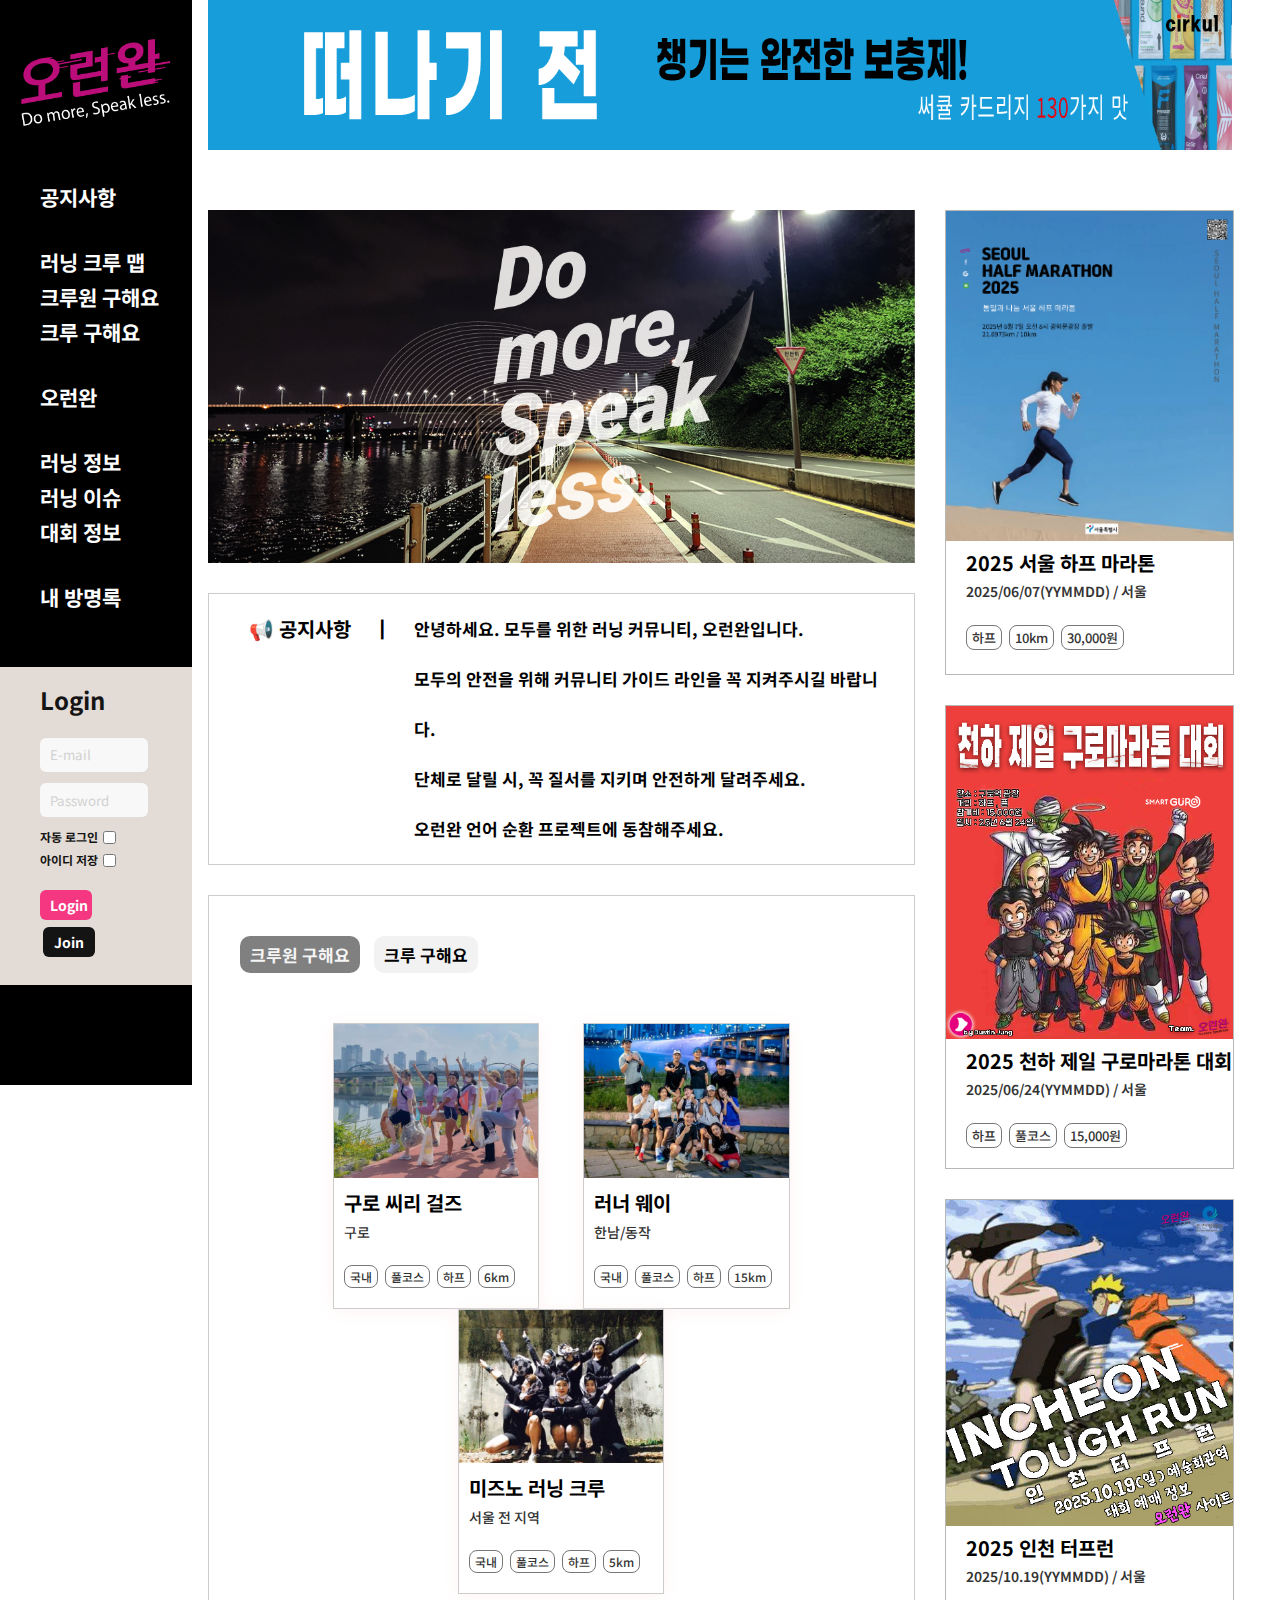
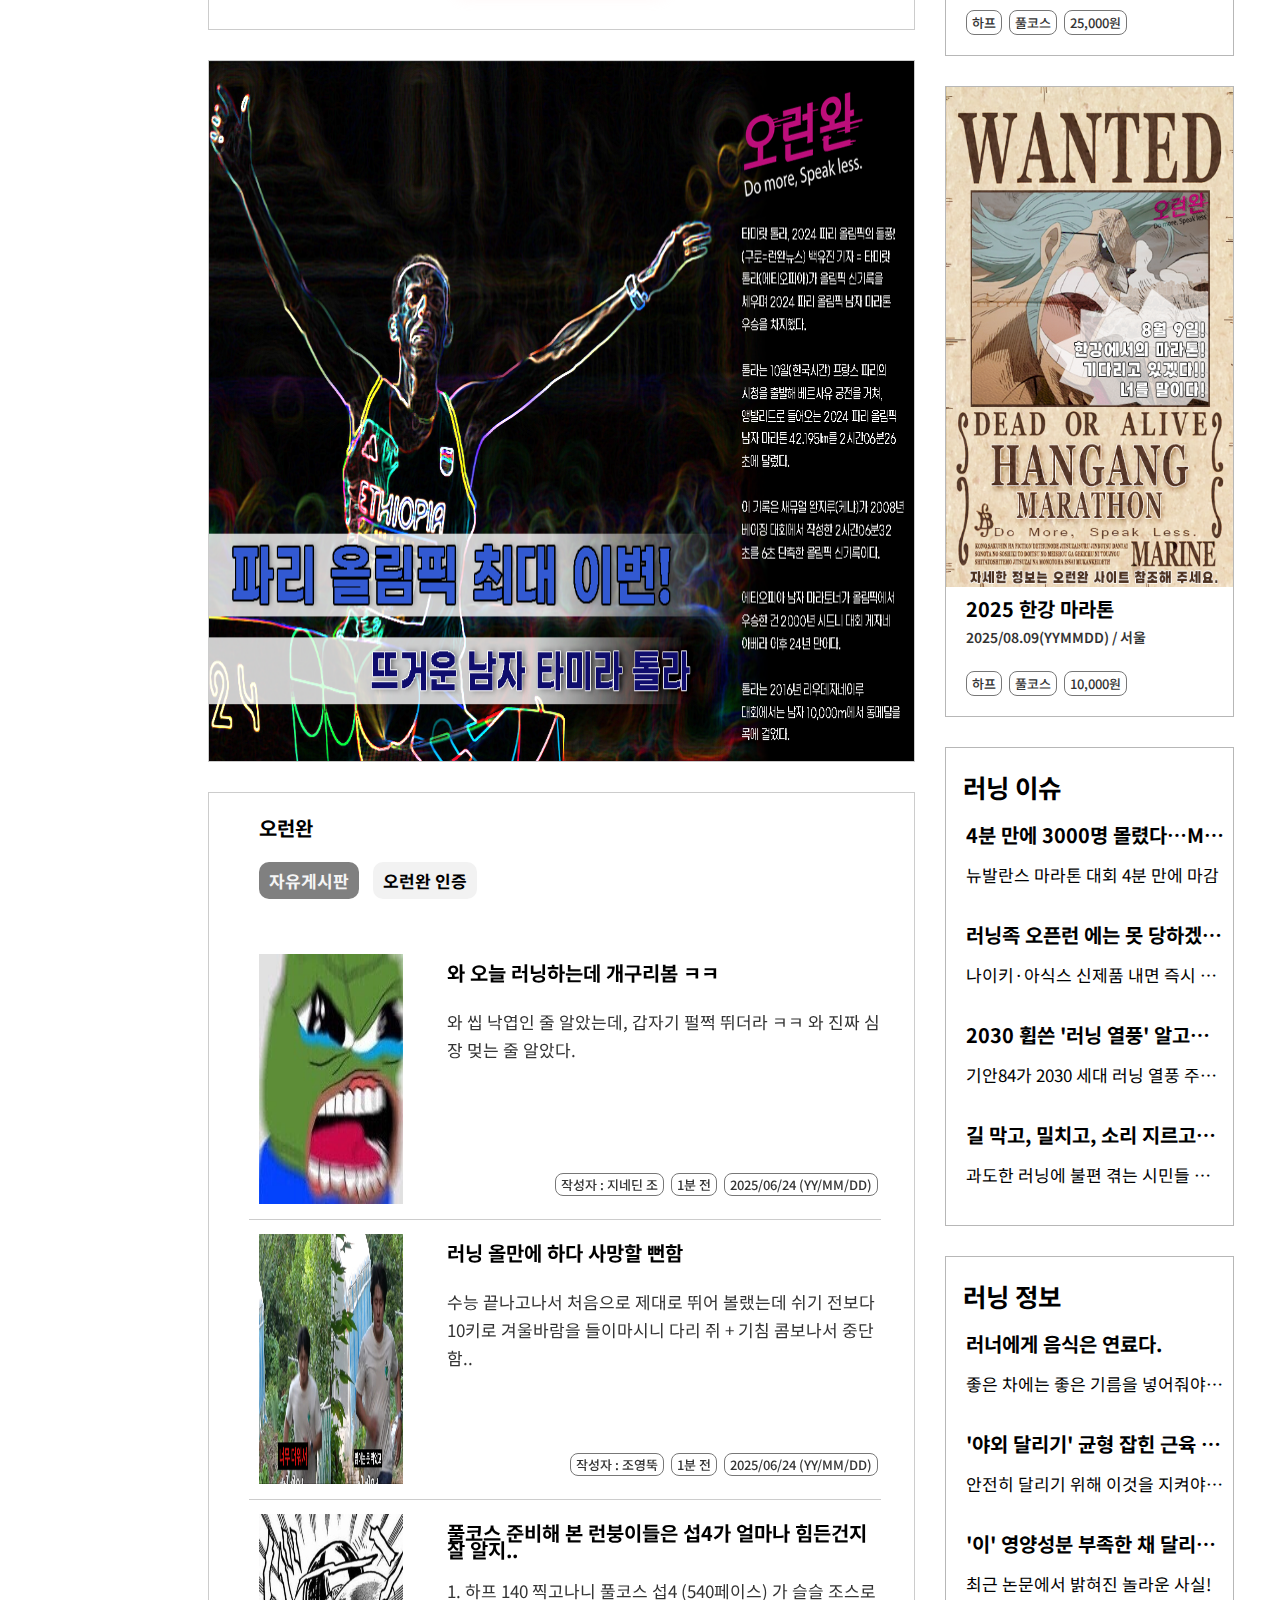
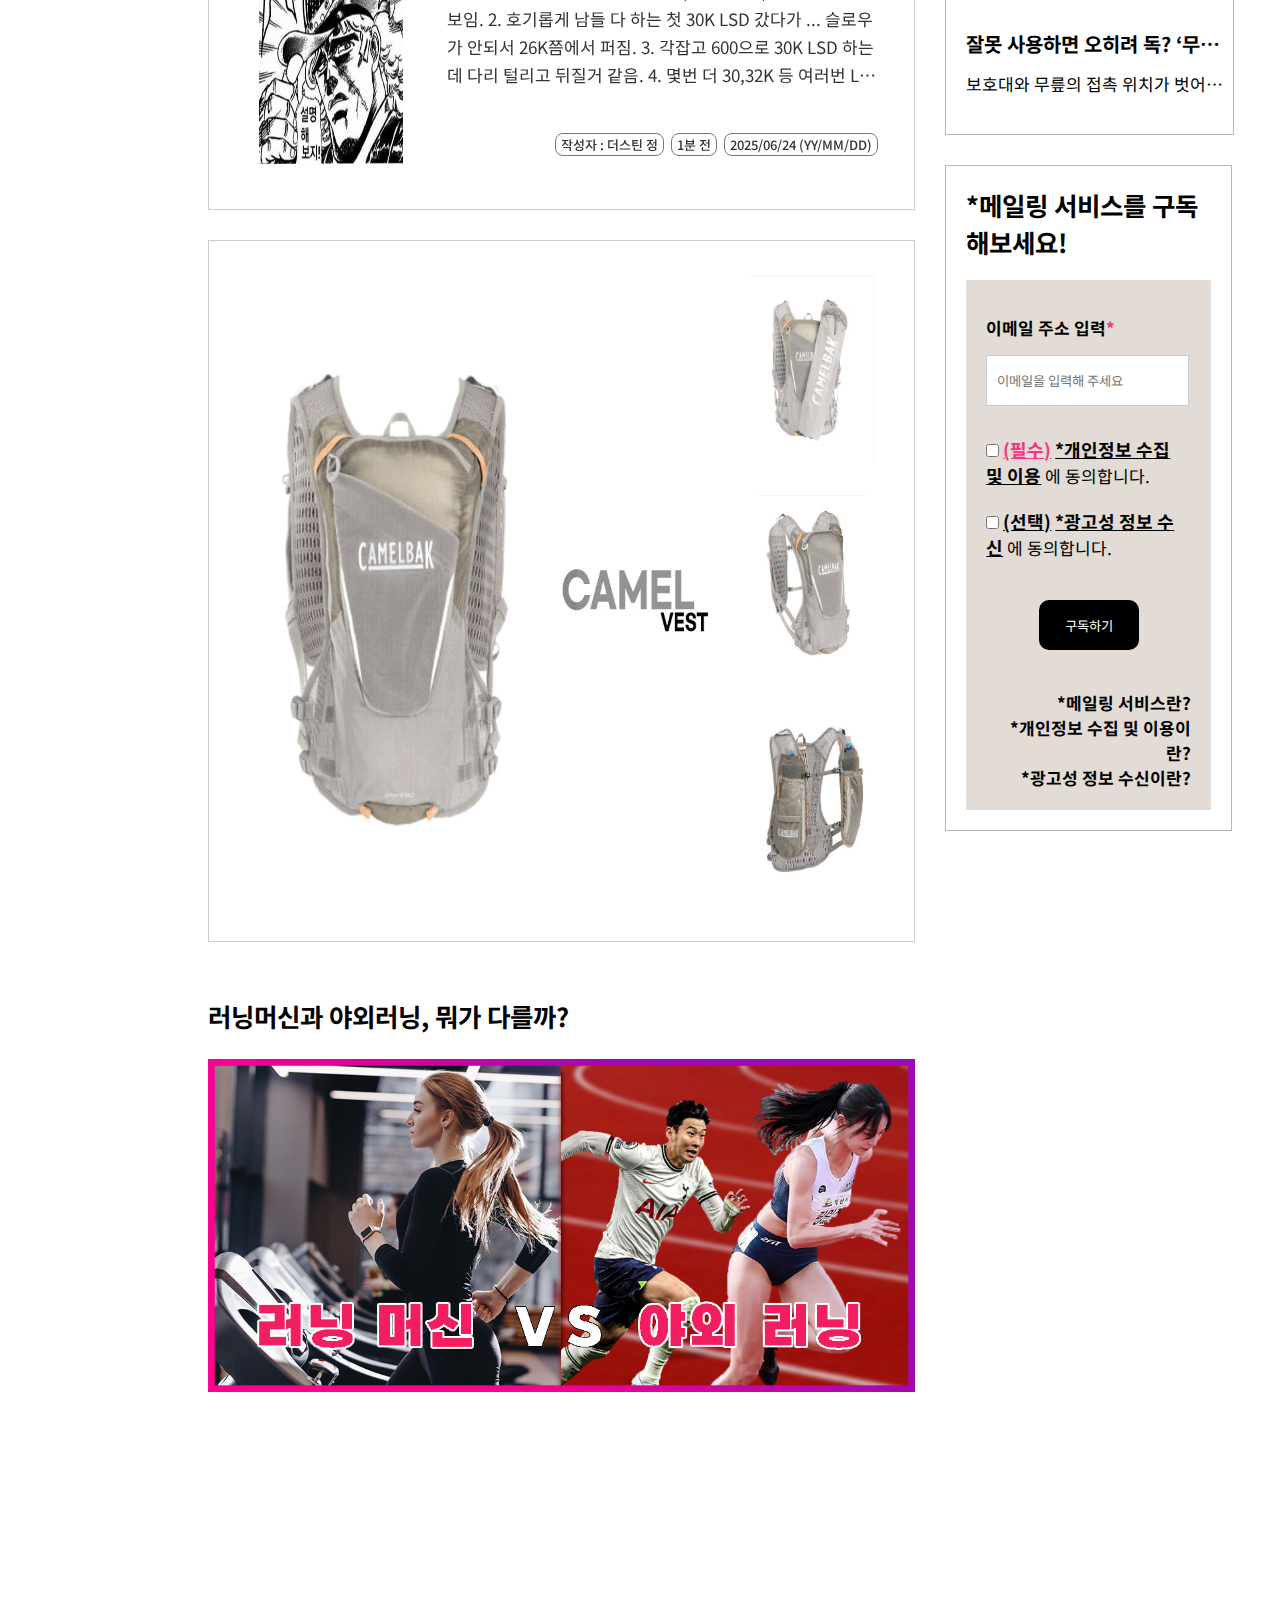
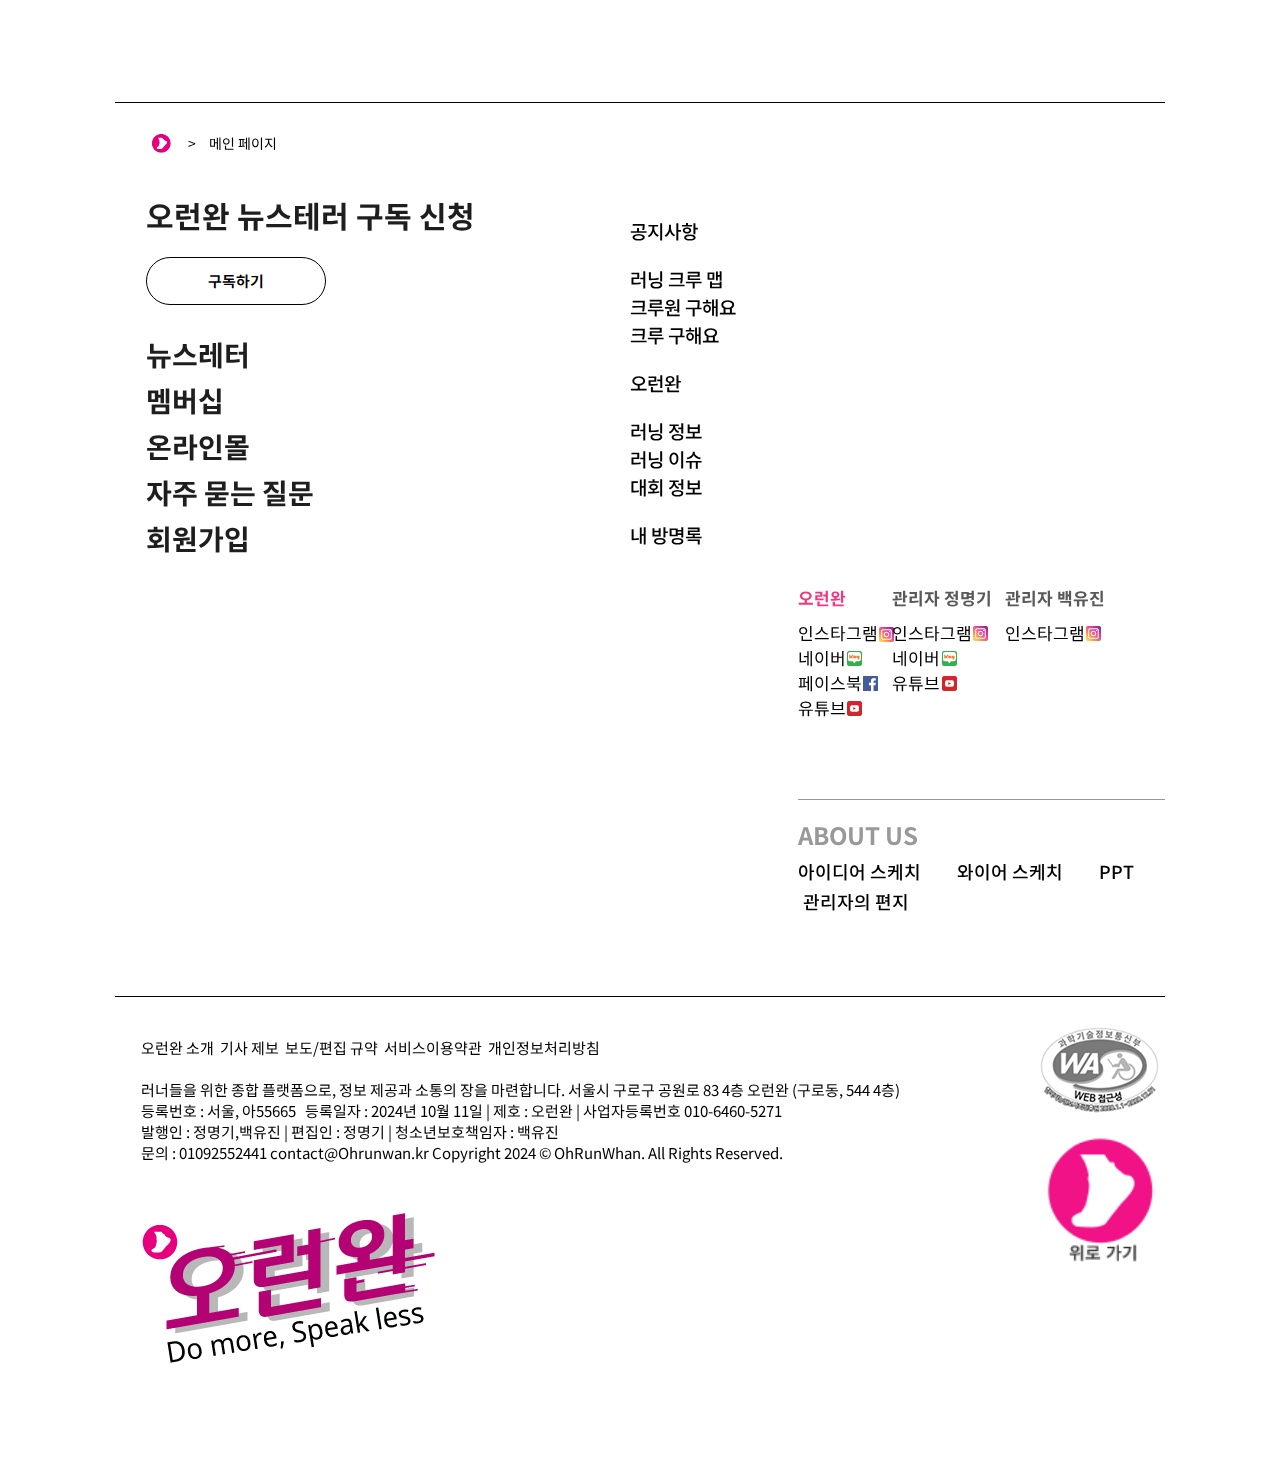
<file: index.html>
<!DOCTYPE html>
<html lang="en">

<head>
    <meta charset="UTF-8">
    <meta name="viewport" content="width=device-width, initial-scale=1.0">
    <title>오런완 - "당신을 위한 러닝 커뮤니티"</title>
    <link rel="stylesheet" type="text/css" href="css/mainpage.css">
    <link rel="shortcut icon" href="images/320x150logo.png" type="image/x-icon">
</head>


<body>
    <div id="mainPage">
        <div id="wrap1">

            <h1 title="오런완" ><a href="index.html"><img src="images/realLogo.png" alt="오런완 로고"></a></h1>

            <nav id="lnb">
                <ul>
                    <li class="bar">
                        <a href="notice.html">공지사항</a>
                    </li>
                    <li class="bar" title="aboutrunningcrew">
                        <a href="runningcrewmap.html">러닝 크루 맵</a>
                        <a href="lookingforcrewmem.html">크루원 구해요</a>
                        <a href="lookingforcrew.html">크루 구해요</a>
                    </li>
                    <li class="bar">
                        <a href="ohrunwan.html">오런완</a>
                    </li>
                    <li class="bar">
                        <a href="runninginfo.html">러닝 정보</a>
                        <a href="runningissue.html">러닝 이슈</a>
                        <a href="info_contest.html">대회 정보</a>
                    </li>
                    <li class="bar">
                        <a href="guestbook.html">내 방명록</a>
                    </li>
                    <li class="bar formBar">
                        <h2>Login</h2>
                            <form method="post" autocomplete="off" action="dustinjung.dothome.co.kr/index.html" id="loginForm">
                                
                                    <input type="text" id="navId" name="navId" required  maxlength="30" placeholder="E-mail">
                                    <input type="password" id="navPassword" name="navPassword" required  maxlength="30" placeholder="Password">

                                    <div class="check_box">

                                    <label for=autoLogin>자동 로그인<input type="checkbox" name="autoLogin" id="autoLogin"></label>
                                    <label for=saveId>아이디 저장<input type="checkbox" name="saveId" id="saveId"></label>
                                    <!--<label for=savePassword>비밀번호 기억<input type="checkbox" name="savePassword" id="savePassword"></label> -->
                                    </div>
                                    <input type="submit" name="navSubmit" id="navSubmit" value="Login">
                                    <button type="button" class="navJoin" onclick="location.href='join.html'">Join</button>
                                </form>
                    </li>
                </ul>
            </nav>
        </div>



        <div id="wrap2">
            <div class="banner">
                <a href="error404.html"><img src="images/realourbanner.png" alt="오런완 광고 배너"></a>
            </div>

            <div class="mainbox">
                <div class="col1">
                    <div class="mainbanner">
                        <img src="images/formain.png" alt="오런완 메인페이지 메인 배너">
                    </div>
                    <div id="float1">

                        <h3 title="공지사항">📢 공지사항 &nbsp;&nbsp;&nbsp;&nbsp; ▏ </h3>

                        <ul class="tab2">
                            <li class="tab2sub1">
                                <a href="notice.html">
                                    <p>안녕하세요. 모두를 위한 러닝 커뮤니티, 오런완입니다.</p>
                                </a>
                                <a href="notice.html">
                                    <p>모두의 안전을 위해 커뮤니티 가이드 라인을 꼭 지켜주시길 바랍니다.</p>
                                </a>
                                <a href="notice.html">
                                    <p>단체로 달릴 시, 꼭 질서를 지키며 안전하게 달려주세요.</p>
                                </a>
                                <a href="notice.html">
                                    <p>오런완 언어 순환 프로젝트에 동참해주세요.</p>
                                </a>
                            </li>
                        </ul>
                    </div>

                    <div id="float2">

                       
                        <button class="float2button" onclick="plzwork4()">크루원 구해요</button>
                        <button class="float2button2" onclick="plzwork4()">크루 구해요</button>
                    

                    <ul class="tab1">
                        <li class="tab1sub1">
                            <a href="lookingforcrewmem.html">
                                <div class="thumbnail1">
                                    <img src="images/runinng1.jpg" alt="구로 씨리 걸즈 썸네일">
                                </div>
                                <div class="undertumbnail">
                                    <h3>구로 씨리 걸즈</h3>
                                    <span>구로</span>
                                    <div class="eachMemColContents0_subdiv">
                                        <ul>
                                            <li><span>국내</span></li>
                                            <li><span>풀코스</span></li>
                                            <li><span>하프</span></li>
                                            <li><span>6km</span></li>
                                        </ul>
                                    </div>
                                </div>
                            </a>
                        </li>

                        <li class="tab1sub1">
                            <a href="lookingforcrewmem.html">
                                <div class="thumbnail1">
                                    <img src="images/runinng2.jpg" alt="러너 웨이 썸네일">
                                </div>
                                <div class="undertumbnail">
                                    <h3>러너 웨이</h3>
                                    <span>한남/동작</span>
                                    <div class="eachMemColContents0_subdiv">
                                        <ul>
                                            <li><span>국내</span></li>
                                            <li><span>풀코스</span></li>
                                            <li><span>하프</span></li>
                                            <li><span>15km</span></li>
                                        </ul>
                                    </div>
                                </div>
                            </a>
                        </li>

                        <li class="tab1sub1">
                            <a href="lookingforcrewmem.html">
                                <div class="thumbnail1">
                                    <img src="images/runinng3.jpg" alt="미즈노 러닝 크루 썸네일">
                                </div>
                                <div class="undertumbnail">
                                    <h3>미즈노 러닝 크루</h3>
                                    <span>서울 전 지역</span>
                                    <div class="eachMemColContents0_subdiv">
                                        <ul>
                                            <li><span>국내</span></li>
                                            <li><span>풀코스</span></li>
                                            <li><span>하프</span></li>
                                            <li><span>5km</span></li>
                                        </ul>
                                    </div>
                                </div>
                            </a>
                        </li>
                    </ul>

                    <!--크루구해요-->
                    <ul class="tab1_2">
                        <li class="tab1sub1">
                            <a href="lookingforcrew.html">
                                <div class="thumbnail1">
                                    <img src="images/billie.jpg" alt="빌리 아일리시 썸네일">
                                </div>
                                <div class="undertumbnail">
                                    <h3>서울지역 크루 구합니다.</h3>
                                    <span>서울 > 신도림</span>
                                    <div class="eachMemColContents0_subdiv">
                                        <ul>
                                            <li><span>빌리 아일리시</span></li>
                                            <li><span>국내</span></li>
                                            <li><span>풀코스</span></li>
                                            <li><span>하프</span></li>
                                            <li><span>5km</span></li>
                                        </ul>
                                    </div>
                                </div>
                            </a>
                        </li>

                        <li class="tab1sub1">
                            <a href="lookingforcrew.html">
                                <div class="thumbnail1">
                                    <img src="images/guroboy1.jpg" alt="더스틴 정 썸네일">
                                </div>
                                <div class="undertumbnail">
                                    <h3>오래 뛸 크루원 구함!</h3>
                                    <span>서울 > 구로</span>
                                    <div class="eachMemColContents0_subdiv">
                                        <ul>
                                            <li><span>더스틴 정</span></li>
                                            <li><span>국내</span></li>
                                            <li><span>풀코스</span></li>
                                            <li><span>하프</span></li>
                                            <li><span>15km</span></li>
                                        </ul>
                                    </div>
                                </div>
                            </a>
                        </li>

                        <li class="tab1sub1">
                            <a href="lookingforcrew.html">
                                <div class="thumbnail1">
                                    <img src="images/gigell.jpg" alt="지젤 썸네일">
                                </div>
                                <div class="undertumbnail">
                                    <h3>남성크루 구해요!!</h3>
                                    <span>인천 > 주안</span>
                                    <div class="eachMemColContents0_subdiv">
                                        <ul>
                                            <li><span>지젤</span></li>
                                            <li><span>국내</span></li>
                                            <li><span>풀코스</span></li>
                                            <li><span>하프</span></li>
                                            <li><span>10km</span></li>
                                        </ul>
                                    </div>
                                </div>
                            </a>
                        </li>
                    </ul>
                </div>

                    <div id="float4">
                        <a href="runningissue.html"><img src="images/tolaneonsign.png" alt="톨라 파리 올림픽 대회 사진"></a>
                    </div>


                    <div id="float6">

                        <h3 title="오런완 게시판">오런완</h3>


                            <button class=float6button onclick="plzwork()">자유게시판</button>
                            <button class=numba2 onclick="plzwork()">오런완 인증</button>

                        <ul class="ohrunwangesipan">
                            <li>
                                <a href="ohrunwan.html">
                                    <img src="images/pepe.jfif" alt="자유게시판 썸네일 1번">
                                    <div class="gesipanspanB">
                                        <h3>와 오늘 러닝하는데 개구리봄 ㅋㅋ</h3>
                                        <p>와 씹 낙엽인 줄 알았는데, 갑자기 펄쩍 뛰더라 ㅋㅋ 와 진짜 심장 멎는 줄 알았다.</p>
                                        
                                            <ul>
                                                <li><span>작성자 : 지네딘 조</span></li>
                                                <li><span>1분 전</span></li>
                                                <li><span>2025/06/24 (YY/MM/DD)</span></li>
                                            </ul>
                                        </div>
                                </a>
                            </li>
                            <li>
                                <a href="ohrunwan.html">
                                    <img src="images/gianrun.jpg" alt="자유게시판 썸네일 2번">
                                    <div class="gesipanspanB">
                                        <h3>러닝 올만에 하다 사망할 뻔함</h3>
                                        <p>수능 끝나고나서 처음으로 제대로 뛰어 볼랬는데

                                            쉬기 전보다 10키로 겨울바람을 들이마시니
                                            
                                            다리 쥐 + 기침 콤보나서 중단함..</p>
                                        
                                            <ul>
                                                <li><span>작성자 : 조영뚝</span></li>
                                                <li><span>1분 전</span></li>
                                                <li><span>2025/06/24 (YY/MM/DD)</span></li>
                                            </ul>
                                        </div>
                                </a>
                            </li>
                            <li>
                                <a href="ohrunwan.html">
                                    <img src="images/jojo.jfif" alt="자유게시판 썸네일 3번">
                                    <div class="gesipanspanB">
                                        <h3>풀코스 준비해 본 런붕이들은 섭4가 얼마나 힘든건지 잘 알지..</h3>
                                        <p>1. 하프 140 찍고나니 풀코스 섭4 (540페이스) 가 슬슬 조스로 보임.

                                            2. 호기롭게 남들 다 하는 첫 30K LSD 갔다가 ... 슬로우가 안되서 26K쯤에서 퍼짐.
                                            
                                            3. 각잡고 600으로 30K LSD 하는데 다리 털리고 뒤질거 같음.
                                            
                                            4. 몇번 더 30,32K 등 여러번 LSD 해보고는 슬슬 마라톤은 실전인 걸 깨닫게 됨. 600으로 32K도 뒤지겠는데 42.195?? 10K를 더 뛰어야 된다고??? 근데 4시간 10분인데?? 이걸 10분 줄여야 한다고??
                                            
                                            5. 슬슬 조스로 보이던 섭4가 어느샌가 큰 장벽이 되서 눈 앞에 보이기 시작함.
                                            나도 섭4 했지만 그래도 섭4는 어려운거 같음.</p>
                                        
                                            <ul>
                                                <li><span>작성자 : 더스틴 정</span></li>
                                                <li><span>1분 전</span></li>
                                                <li><span>2025/06/24 (YY/MM/DD)</span></li>
                                            </ul>
                                        </div>
                                </a>
                            </li>
                        </ul>

                        <ul class="ohrunwangesipan2">
                            <li>
                                <a href="ohrunwan.html">
                                    <img src="images/ohrunwan6.jpg" alt="오런완게시판 썸네일 1번">
                                    <div class="gesipanspanB">
                                        <h3>뚱쓰뚱쓰 오런완</h3>
                                        <p>오랜만애 뛰었어용. </p>
                                        
                                            <ul>
                                                <li><span>작성자 : 백유진</span></li>
                                                <li><span>1분 전</span></li>
                                                <li><span>2025/06/24 (YY/MM/DD)</span></li>
                                            </ul>
                                        </div>
                                </a>
                            </li>
                            <li>
                                <a href="ohrunwan.html">
                                    <img src="images/ohrunwan5.jpg" alt="오런완게시판 썸네일 2번">
                                    <div class="gesipanspanB">
                                        <h3>[훈련일지] 10km 오런완</h3>
                                        <p>러닝 3달차인데 스트라바 뉴발연동 오늘처음알아서 개손해봤네ㅠㅠ</p>
                                        
                                            <ul>
                                                <li><span>작성자 : 마틴 외데고르</span></li>
                                                <li><span>1분 전</span></li>
                                                <li><span>2024/11/07 (YY/MM/DD)</span></li>
                                            </ul>
                                        </div>
                                </a>
                            </li>
                            <li>
                                <a href="ohrunwan.html">
                                    <img src="images/ohrunwan3.jpg" alt="오런완게시판 썸네일 3번">
                                    <div class="gesipanspanB">
                                        <h3>모닝 오런완 인터벌 15k</h3>
                                        <p>홈트 1시간 조지고 450m/450m 10k페이스 인터벌 15세트

                                            온도 6도 습도 75% 풍속 24km/h 돌풍 56km/h 흐림
                                            
                                            심박수회복:
                                            154 (운동직후)
                                            126 (1분후)
                                            114 (2분후)
                                            
                                            오늘도 화이팅임다
                                            </p>
                                        
                                            <ul>
                                                <li><span>작성자 : 김종민</span></li>
                                                <li><span>1분 전</span></li>
                                                <li><span>2024/11/07 (YY/MM/DD)</span></li>
                                            </ul>
                                        </div>
                                </a>
                            </li>
                        </ul>

                    </div>


                    <div id="float3">
                        <img src="images/float3gif.gif" alt="오런완 러닝관련 프로덕트들 플롯">
                    </div>

                    

                    <div id="float5">
                        <h2>러닝머신과 야외러닝, 뭐가 다를까?</h2>
                        <div class="float5sub1">
                            <img src="images/treadmill.png" class="img1" alt="treadmillrunning">
                            <img src="images/treadmillhover.png" alt="treamilrunninginformation" class="img11">
                        </div>
                        <div class="float5sub2">
                            <img src="images/outsiderunning.png" class="img2" alt="outsiderunning">
                            <img src="images/outsiderunninghover.png" alt="outsiderunninginformation" class="img22">
                        </div>
                    </div>

                    

                </div><!--col1 end-->



                <div class="col2">

                    <div class="tap3wrap">
                        <a href="info_contest.html">
                            <div class="tapimgwrapper"><img src="images/ceremony.png" alt="2025 서울 하프 마라톤 포스터"></div>
                            <div class="tap3wrap1">
                                
                                <h3>2025 서울 하프 마라톤</h3>
                                <p>2025/06/07(YYMMDD) / 서울</p>
                                <ol>
                                    <li><span>하프</span></li>
                                    <li><span>10km</span></li>
                                    <li><span>30,000원</span></li>
                                </ol>
                                
                            </div>
                        </a>
                    </div>

                    <div class="tap4wrap">
                        <a href="info_contest.html">
                            <div class="tapimgwrapper"><img src="images/guromarathon.png" alt="2025 천하 제일 구로마라톤 대회 포스터"></div>
                            <div class="tap4wrap1">
                                
                                <h3>2025 천하 제일 구로마라톤 대회</h3>
                                <p>2025/06/24(YYMMDD) / 서울</p>
                                <ol>
                                    <li><span>하프</span></li>
                                    <li><span>풀코스</span></li>
                                    <li><span>15,000원</span></li>
                                </ol>
                                
                            </div>
                        </a>
                    </div>

                    <div class="tap5wrap">
                        <a href="info_contest.html">
                            <div class="tapimgwrapper"><img src="images/incheontough.png" alt="2025 인천 터프런 포스터"></div>
                            <div class="tap5wrap1">
                                
                                <h3>2025 인천 터프런</h3>
                                <p>2025/10.19(YYMMDD) / 서울</p>
                                <ol>
                                    <li><span>하프</span></li>
                                    <li><span>풀코스</span></li>
                                    <li><span>25,000원</span></li>
                                </ol>
                            </div>
                        </a>
                    </div>

                    <div class="tap5wrap">
                        <a href="info_contest.html">
                            <div class="tapimgwrapper"><img src="images/onepiece.png" alt="한강 마라톤 포스터" height="500"></div>
                            <div class="tap5wrap1">
                                
                                <h3>2025 한강 마라톤</h3>
                                <p>2025/08.09(YYMMDD) / 서울</p>
                                <ol>
                                    <li><span>하프</span></li>
                                    <li><span>풀코스</span></li>
                                    <li><span>10,000원</span></li>
                                </ol>
                            </div>
                        </a>
                    </div>

                    <div class="tap1wrap">
                        <h2>러닝 이슈</h2>

                        <ul class="tap1">
                            <li>
                                <a href="runningissue.html">
                                    <div>
                                        <h3 title="4분 만에 3000명 몰렸다…MZ 놀이터 된 하프마라톤 대회">4분 만에 3000명 몰렸다…MZ 놀이터 된 하프마라톤 대회
                                        </h3>
                                        <p>뉴발란스 마라톤 대회 4분 만에 마감</p>
                                    </div>
                                </a>
                                <a href="runningissue.html">
                                    <div>
                                        <h3 title="러닝족 오픈런 에는 못 당하겠네 품절 대란 이것에 수십만원 웃돈">러닝족 오픈런 에는 못 당하겠네 품절 대란 이것에 수십만원
                                            웃돈</h3>
                                        <p>나이키·아식스 신제품 내면 즉시 완판…중고거래 활발</p>
                                    </div>
                                </a>
                                <a href="runningissue.html">
                                    <div>
                                        <h3 title="2030 휩쓴 '러닝 열풍' 알고보니 이 사람 때문?…기안84 대답은?">2030 휩쓴 '러닝 열풍' 알고보니 이 사람 때문?…기안84 대답은?</h3>
                                        <p title="기안84가 2030 세대 러닝 열풍 주역으로 발돋움한 소감에 대해 밝혔다.">기안84가 2030 세대 러닝 열풍 주역으로 발돋움한 소감에 대해 밝혔다.</p>
                                    </div>
                                </a>
                                <a href="runningissue.html">
                                    <div>
                                        <h3 title="길 막고, 밀치고, 소리 지르고…민폐 러닝크루 결국 참교육">길 막고, 밀치고, 소리 지르고…민폐 러닝크루 결국 참교육
                                        </h3>
                                        <p>과도한 러닝에 불편 겪는 시민들 민원 빗발</p>
                                    </div>
                                </a>
                            </li>
                        </ul>
                    </div>

                    <div class="tap2wrap">
                        <h2>러닝 정보</h2>

                        <ul class="tap1">
                            <li>
                                <a href="runninginfo.html">
                                    <div>
                                        <h3 title="러너에게 음식은 연료다.">러너에게 음식은 연료다.
                                        </h3>
                                        <p title="좋은 차에는 좋은 기름을 넣어줘야 하는 것처럼, 귀중한 나의 몸에도 고성능의 고급 연료를 넣어줘야 하지 않을까? 그렇다면 좋은 연료란 뭘까?">좋은 차에는 좋은 기름을 넣어줘야 하는 것처럼, 귀중한 나의 몸에도 고성능의 고급 연료를 넣어줘야 하지 않을까? 그렇다면 좋은 연료란 뭘까?</p>
                                    </div>
                                </a>
                                <a href="runninginfo.html">
                                    <div>
                                        <h3 title="'야외 달리기' 균형 잡힌 근육 성장, 부상 조심해야">'야외 달리기' 균형 잡힌 근육 성장, 부상 조심해야
                                            </h3>
                                        <p title="안전히 달리기 위해 이것을 지켜야 한다.">안전히 달리기 위해 이것을 지켜야 한다.</p>
                                    </div>
                                </a>
                                <a href="runninginfo.html">
                                    <div>
                                        <h3 title="'이' 영양성분 부족한 채 달리면 위험하다?">'이' 영양성분 부족한 채 달리면 위험하다?</h3>
                                        <p>최근 논문에서 밝혀진 놀라운 사실!</p>
                                    </div>
                                </a>
                                <a href="runninginfo.html">
                                    <div>
                                        <h3 title="잘못 사용하면 오히려 독? ‘무릎보호대’ 올바르게 사용하는 법">잘못 사용하면 오히려 독? ‘무릎보호대’ 올바르게 사용하는 법
                                        </h3>
                                        <p title="보호대와 무릎의 접촉 위치가 벗어나게 되고, 원래 의도한 무릎에 가해져야 하는 힘의 방향이 틀어지면서 오히려 통증을 악화시킬 수 있습니다.">보호대와 무릎의 접촉 위치가 벗어나게 되고, 원래 의도한 무릎에 가해져야 하는 힘의 방향이 틀어지면서 오히려 통증을 악화시킬 수 있습니다.</p>
                                    </div>
                                </a>
                            </li>
                        </ul>
                    </div>

                    <div class="tap6wrap">
                        <h2>*메일링 서비스를 구독해보세요!</h2>

                        
                            
                        
                        <form method="get" name="form1" class="emailform">
                            <fieldset class="fieldset_email">
                                <label for="tap6wrapEmail" class="emailLabel"><strong>이메일 주소 입력</strong><span>*</span></label>
                                <input type="email" class="emailInput" id="tap6wrapEmail" name="email" required placeholder="이메일을 입력해 주세요" maxlength="50">
                            </fieldset>

                            <div class="checkbox1div">
                                <label>
                                    <input type="checkbox" required>
                                    <span>(필수)</span>
                                    <span class="checkbox1underline">*개인정보 수집 및 이용</span>
                                    에 동의합니다.
                                </label>


                            </div>
                            <div class="checkbox2div">
                                <label>
                                    <input type="checkbox">
                                    <span>(선택)</span>
                                    <span class="checkbox2underline">*광고성 정보 수신</span>
                                    에 동의합니다.
                                </label>
                            </div>
                            <fieldset class="fieldset_subscribe">
                                <button type="submit" class="subscribeButton">구독하기</button>
                            </fieldset>

                            <input type="checkbox" id="check-mailing">
                            <label for="check-mailing" class="check-mailing-label"><strong>*메일링 서비스란?</strong></label>
                            <p class="info_mailingservice">“당신만을 위한 글이 메일함으로 찾아갑니다.”</p>

                            <input type="checkbox" id="privateinfo">
                            <label for="privateinfo" class="privateinfoLabel"><strong>*개인정보 수집 및 이용이란?</strong></label>
                            <p class="info_privateinfo">메일링 서비스는 최소한의 개인정보를 수집하고 이용합니다. 수집된 정보는 발송 외 다른 목적으로 이용되지 않으며, 서비스가 종료되거나 구독을 해지할 경우 <span class="info_privateinfospan">즉시 파기</span>됩니다.
                            </p>

                            <input type="checkbox" id="commercialinfo">
                            <label for="commercialinfo" class="commercialinfoLabel"><strong>*광고성 정보 수신이란?</strong></label>
                            <p class="info_commercialinfo">오런완만의 제휴 콘텐츠, 프로모션, 이벤트 정보 등의 광고성 정보를 수신합니다.
                            </p>


                        </form>
                    </div>


                </div>
            </div>
        </div>
    </div>




<footer>
        <div class="inner">
            <div class="footerlogo">
                <img src="images/bullet35.png" alt="footer 불릿입니다.">
                <div><span>></span> 메인 페이지</div>
            </div>
            <div class="footerfloat1">
                <strong>오런완 뉴스테러 구독 신청</strong>
                <button type="submit" id="newsletterSubBtn" class="btn" onclick="">구독하기</button>
                <ul class="linklist">
                    <li><a href="error404.html">뉴스레터</a></li>
                    <li><a href="error404.html">멤버십</a></li>
                    <li><a href="error404.html">온라인몰</a></li>
                    <li><a href="error404.html">자주 묻는 질문</a></li>
                    <li><a href="join.html">회원가입</a></li>
                </ul>
            </div>
            <div class="footerfloat3">
                <ul class="footernav">
                    <li class="bar1">
                        <a href="notice.html">공지사항</a>
                    </li>
                    <li class="bar1">
                        <a href="runningcrewmap.html">러닝 크루 맵</a>
                        <a href="lookingforcrewmem.html">크루원 구해요</a>
                        <a href="lookingforcrew.html">크루 구해요</a>
                    </li>
                    <li class="bar1">
                        <a href="ohrunwan.html">오런완</a>
                    </li>
                    <li class="bar1">
                        <a href="runninginfo.html">러닝 정보</a>
                        <a href="runningissue.html">러닝 이슈</a>
                        <a href="info_contest.html">대회 정보</a>
                    </li>
                    <li class="bar1">
                        <a href="guestbook.html">내 방명록</a>
                    </li>
                </ul>
            </div>

            <div class="footerfloat2wrapper">
                <div class="footerfloat2">
                    <div class="item itmewidth item1">
                        <strong style="color:rgb(245, 55, 129);">오런완</strong>
                        <div><a href="#">인스타그램</a></div>
                        <div><a href="#">네이버</a></div>
                        <div><a href="#">페이스북</a></div>
                        <div><a href="#">유튜브</a></div>
                    </div>
                    <div class="item item2">
                        <strong>관리자 정명기</strong>
                        <div><a href="https://www.instagram.com/dustinjung_/" class="dustinjunggg">인스타그램</a></div>
                        <div><a href="https://blog.naver.com/gosoomdoce">네이버</a></div>
                        <div><a href="https://www.youtube.com/@GangOrDie">유튜브</a></div>
                    </div>
                    <div class="item item3">
                        <strong>관리자 백유진</strong>
                        <div><a href="https://www.instagram.com/d_aisy_ji/" class="yujinnn">인스타그램</a></div>
                    </div>
                </div>
                <div class="underthefloat2">
                    <div>
                        <strong>ABOUT US</strong>
                        <div class=""><a href="javascript:void(0)" class="firstman mainmodal1">아이디어 스케치</a></div>
                        <div><a href="#" class="mainmodal2">와이어 스케치</a></div>
                        <div><a href="#" class="mainmodal3">PPT</a></div>
                        <div class="lastman1" class=""><a href="#" class="lastman2 mainmodal4">관리자의 편지</a></div>
                    </div>
                </div>
            </div>
            </div>

            <div class="inner inner2">
            <address>
            오런완 소개&nbsp; 기사 제보&nbsp;
            보도/편집 규약&nbsp;
            서비스이용약관&nbsp;
            개인정보처리방침<br><br>

            러너들을 위한 종합 플랫폼으로, 정보 제공과 소통의 장을 마련합니다.

            서울시 구로구 공원로 83 4층 오런완 (구로동, 544 4층)<br>
            등록번호 : 서울, 아55665 &nbsp; 등록일자 : 2024년 10월 11일
            | 제호 : 오런완 | 사업자등록번호 010-6460-5271<br>
            발행인 : 정명기,백유진 | 편집인 : 정명기 | 청소년보호책임자 : 백유진<br>
            문의 : 01092552441 contact@Ohrunwan.kr Copyright 2024 © OhRunWhan. All Rights Reserved.
            </address>
            <a class="inner2a" href="https://www.wa.or.kr/board/list.asp?BoardID=0006"><img src="images/inzungmark.png" alt="한국장애인단체총연합회 한국웹접근성인증평가원 웹 접근성 우수사이트 인증마크(WA인증마크)를 그냥 사이트 들어가서 따 온다음 흑백으로 전환한 것. 인증을 받진 않았음."></a>
            <a href="index.html" class="footerlogoo"><img src="images/320x150logo.png" alt="오런완 로고"></a>
            <a href="#" class="alinkbullet"><img src="images/alinkbullet.png" alt="페이지 상단 버튼"></a>
            </div>
</footer>

<div class="modal modalhidden" >
<div id="mainmodal" class="modalback modal3"></div>
<div id="mainmodalcont" class="modal2 mainmodalcontents">
    <h4> 메인페이지 아이디어 스케치</h4>
    <img src="images/mainpage/main1.png" alt=" mainmodal1">
    <img src="images/mainpage/mainpagesketch.jpg" alt="mainsketch">
    <p> 메인페이지 초기 레이아웃입니다.

        메인페이지는 최대한 매거진 혹은 블로그 느낌을 살리고 싶었어요.
       
        그래서 최대한 작은 것들을 여러 형태로 floating 해서 꽉 채우고 싶었습니다.

    </p>

    - <strong>정명기 , 백유진</strong>
    <a href="index.html"><img src="images/320x150logo.png" alt="오런완 로고" class="modallogo"></a>
</div>
</div>

<div class="modal modalhidden2" >
    <div id="mainmodal" class="modalback2 modal3"></div>
    <div id="mainmodalcont" class="modal2 mainmodalcontents2">
        <h4> 메인페이지 와이어 스케치</h4>
        <img src="images/mainpage/mainsilsa.jpg" alt=" mainmodal1">
        <p> 와이어 스케치 입니다.

            첫 프로젝트라서 그런지, 레이아웃과 UI 디자인을 확정하지 않고,
            
            메인페이지 부터 뚝딱 뚝딱 만드느라, 와이어 스케치가 수시로 바뀌었었네요.

            좋은 경험이라 생각합니다.

            다음 프로젝트는 확실하게 초기 콘셉트를 정하고, 계획을 제대로 짜서 코딩을 진행해야겠다-

            고 생각했었습니다. 
            
            - <strong>정명기</strong>


            이번 프로젝트를 하면서 와이어스케치의 중요성을 제대로 실감했습니다.<Br> 
            처음에는 계획 없이 바로 개발을 시작했지만, <Br> 
            와이어스케치가 프로젝트의 방향을 잡아주는 핵심 요소라는 걸 깨달았습니다.<Br> 
              또한, 와이어스케치의 기록도 중요하다고 느꼈습니다. <Br> 
              초반 스케치와 최종 디자인을 비교하면서 어떤 과정으로 발전했는지 기록을 하고 , <br>
              다음 프로젝트에서는 더욱 체계적으로 기획할 수 있다는 생각이 들었습니다..<Br> 
            이번 경험을 바탕으로 앞으로는 기획과 설계를 더 철저히 준비하며 개발을 진행해야겠습니다. <Br> 
            - <strong>백유진</strong>
        </p>
        <a href="index.html"><img src="images/320x150logo.png" alt="오런완 로고" class="modallogo"></a>
    </div>
    </div>

    <div class="modal modalhidden3" >
        <div id="mainmodal" class="modalback3 modal3"></div>
        <div id="mainmodalcont" class="modal2 mainmodalcontents3">
            <h4> 전체 PPT</h4>
            <img src="images/ppt/01.jpg" alt=" mainmodal1">
            <img src="images/ppt/02.jpg" alt=" mainmodal1">
            <img src="images/ppt/03.jpg" alt=" mainmodal1">
            <img src="images/ppt/04.jpg" alt=" mainmodal1">
            <img src="images/ppt/05.jpg" alt=" mainmodal1">
            <img src="images/ppt/06.jpg" alt=" mainmodal1">
            <img src="images/ppt/07.jpg" alt=" mainmodal1">
            <img src="images/ppt/08.jpg" alt=" mainmodal1">
            <img src="images/ppt/09.jpg" alt=" mainmodal1">
            <img src="images/ppt/10.jpg" alt=" mainmodal1">
            <img src="images/ppt/11.jpg" alt=" mainmodal1">
            <img src="images/ppt/12.jpg" alt=" mainmodal1">
            <img src="images/ppt/13.jpg" alt=" mainmodal1">
            <img src="images/ppt/14.jpg" alt=" mainmodal1">
            <img src="images/ppt/15.jpg" alt=" mainmodal1">
            <img src="images/ppt/16.jpg" alt=" mainmodal1">
            <img src="images/ppt/17.jpg" alt=" mainmodal1">
            <img src="images/ppt/18.jpg" alt=" mainmodal1">
            <img src="images/ppt/19.jpg" alt=" mainmodal1">
            <img src="images/ppt/20.jpg" alt=" mainmodal1">
            <img src="images/ppt/21.jpg" alt=" mainmodal1">
            <img src="images/ppt/22.jpg" alt=" mainmodal1">
            <img src="images/ppt/23.jpg" alt=" mainmodal1">
            <img src="images/ppt/24.jpg" alt=" mainmodal1">
            <img src="images/ppt/25.jpg" alt=" mainmodal1">
            <img src="images/ppt/26.jpg" alt=" mainmodal1">
            <p> PPT의 경우, 구상은 함께 했지만 제작은 팀원인 백유진님의 비중이 컸었네요.

                한정된 시간 속에서, 역할 분배를 하느라 어쩔수가 없었습니다.

                저는 코딩에 비중을, 팀원인 백유진님은 디자이닝의 비중을 둔 프로젝트였습니다.
                
                - <strong>정명기</strong>
    
    
               PPT 제작은 제가 주로 담당했지만, 팀원과 함께 구성을 논의하며 진행했습니다.<br>
                한정된 시간 안에서 역할을 나누다 보니, 저는 디자인과 정리를 맡고,<br>
                 팀원은 개발과 구현에 집중하는 방식으로 진행을 하게 되었습니다.<br>

                PPT를 만들면서 프로젝트의 핵심 내용을 효과적으로 전달하는 것이 중요하다는 걸 느꼈습니다. <br>
                단순히 내용을 나열하는 것이 아니라, 보는 사람이 쉽게 이해하고 공감할 수 있도록 <br>
                구성하는 과정이 생각보다 어렵고도 흥미로운 작업이었습니다. <br>
                특히, 시각적인 요소와 스토리텔링이 발표의 완성도를 크게 좌우한다는 점을 배웠습니다.<br>
                
                무엇보다도 PPT 제작 과정 자체가 너무 재미있었습니다. <br>
                디자인을 고민하고 내용을 효과적으로 배치하는 과정이 마치 퍼즐을 맞추는 것 같았고, <br>
                어떻게 하면 더 깔끔하고 설득력 있는 자료를 만들 수 있을지 고민하는 게 즐거운 작업이었습니다. <br>
                다음에는 더 직관적이고 세련된 자료를 만들어보고 싶습니다. <br>
    
                - <strong>백유진</strong>
            </p>
            <a href="index.html"><img src="images/320x150logo.png" alt="오런완 로고" class="modallogo"></a>
        </div>
        </div>   

        <div class="modal modalhidden4" >
            <div id="mainmodal" class="modalback4 modal3"></div>
            <div id="mainmodalcont" class="modal2 mainmodalcontents4">
                <h4> 관리자의 편지</h4>
                <img src="images/mainpage/mainsilsa.jpg" alt=" mainmodal1">
                <h4>메인 페이지를 제작하며..</h4>


                <p class="messagemodal"> 학원에서 처음 배운 한 달은 html과 CSS의 기초만을 배웠는데요.
       
                    코딩은 처음이고, 디자인 경험, 감각도 처음으로 키워나가는 과정에서,
                   
                    메인페이지 만큼은 다른 페이지를 참조하기보다는, 코딩과 디자인 모두 생각하던 것들을
                   
                    그대로 고뇌하며 구현하고, 설계하는데 노력하고자 했습니다.

                    이 과정 속에서 매일 매일 코딩 실력이 발전하는 걸 실시간으로 체감했습니다.

                    0에서부터 생각나는 것들을 구현하기 위해 공부하는 식으로 했거든요,

                    결과적으로는, 왼쪽에서 따라다니는 nav, 화면을 꽉 찬 콘텐츠들.
                   
                    모두 의도대로 나온 것 같아서 매우 만족하는 메인페이지 결과물입니다!.
                    
                    - <strong>정명기</strong>

                    
        
                    메인 페이지를 제작하면서 코딩이 얼마나 어렵고도 흥미로운 작업인지 실감을 했습니다. <br>
                    1차 프로젝트에서 나는 코딩에 약 20~30% 정도만 참여했는데, <br>
                    처음 접하는 개념들이 많아 이해하고 구현하는 과정이 쉽지 않았습니다.<br>
                    아직 부족한 점이 많지만, 이번 경험을 통해 코딩이 단순한 기술이 아니라 <br>
                    고민하고 실험하는 과정이라는 걸 배웠습니다. 다음 프로젝트에서는 <br>
                    더 깊이 참여할 수 있도록 실력을 키워 나가야겠다는 다짐을 하게 된 뜻 깊은 프로젝트였습니다<br>
        
                    - <strong>백유진</strong>

                    
                </p>

                <h4> 1차 프로젝트를 진행하며..</h4>

                <p> 1차 프로젝트에서 얻은 것들이 정말 많습니다. 
    
                    웹 디자인과 코딩 입문을 학원에서 시작해서,

                    1달 간 일러스트, 포토샵, html과 css의 기본을 배우고 시작한 프로젝트 오런완.

                    약 4주간의 기간동안 열심히 만들었는데요, 이 프로젝트 기간동안

                    코딩적 생각에 있어서 획기적인 발전을 이뤘다고 생각합니다.

                    가장 주된 목적은, 1달간 배운 모든 걸 활용하자는 생각이었습니다.

                    머릿속에 떠오른 구성들을 다른 페이지를 참조하지 않고 구현해냈던 과정 속에서,

                    정말 여러가지 시도가 있었고, html과 css도 여러번 수정을 거치며,

                    페이지를 만든 시간적 서순에 따라 실력 발전을 느꼈습니다.

                    시간적인, 그리고 역할적인 문제들 때문에 둘 다 동등한 겸업을 했지만,

                    아무래도 저는 코딩쪽에, 팀원인 백유진님은 디자인쪽에 더 치중했던 프로젝트가 아니었나 생각됩니다.

                    물론 둘 다 코딩과 디자인을 넘나 들며 프로젝트를 진행했지만요.

                    디자인적인 측면에서 저 스스로의 부족함을 많이 느끼기도 했습니다.

                    팀원인 백유진님에게서 디자인 감각을 많이 배우기도 하는 시간이었네요.

                    이 소중한 경험을 토대로 2차 프로젝트도 제대로 뽑아내야 겠단 욕심이 듭니다.

                    아, 그리고 회원가입 페이지 관리자의 편지에는 404페이지와 footer에 관한 내용도 있으니 잊지 말고 봐주시면 감사하겠습니다!

                    저희의 결과물을 봐주셔서 감사합니다!
                    
                    - <strong>정명기</strong>

                    

                    저또한 1차 프로젝트를 통해 얻은 것이 정말 많습니다. <br>
                    느린 속도였지만 처음에는 막막했던 부분들도 조금씩이나마  해결해 나가며 점점 익숙해지는 과정을 경험했습니다.<br>

                    하지만 저는 코딩이 아직 익숙하지 않아 20~30% 정도만 참여했고, 이해하는 데 시간이 많이 걸렸습니다.<br>
                     역할 분배상 저는 디자인 쪽에 좀 더 집중했지만, 프로젝트를 진행하면서 팀원에게서 코딩적인 사고방식을 많이 배우기도 했습니다.<br>
                     반대로 디자인적인 부분에서는 내가 더 적극적으로 의견을 내며 협업할 수 있었던 거 같습니다.<br>
                    
                    특히, 프로젝트를 하면서 디자인과 코딩이 따로 존재하는 것이 아니라, 서로 유기적으로 연결된다는 점을 실감했고, <br>
                    이번 경험을 통해 부족한 부분을 보완하고, 다음 프로젝트에서는 더 적극적으로 참여할 수 있도록 실력을 키워야겠다는 생각이 깊이 들었습니다.<br>
                    
                    이 1차 프로젝트가 끝이 아니라 시작이라는 생각으로, 다음 프로젝트에서는 더 성장한 모습을 보여주고 싶습니다. <br>
                    저희의 결과물을 봐주셔서 감사합니다!<br>


        
                    - <strong>백유진</strong>

                </p>
                <a href="index.html"><img src="images/320x150logo.png" alt="오런완 로고" class="modallogo"></a>
            </div>
            </div>

<script src="css/index.js"></script>
<script src="css/master.js"></script>
</body>
</html>
</file>
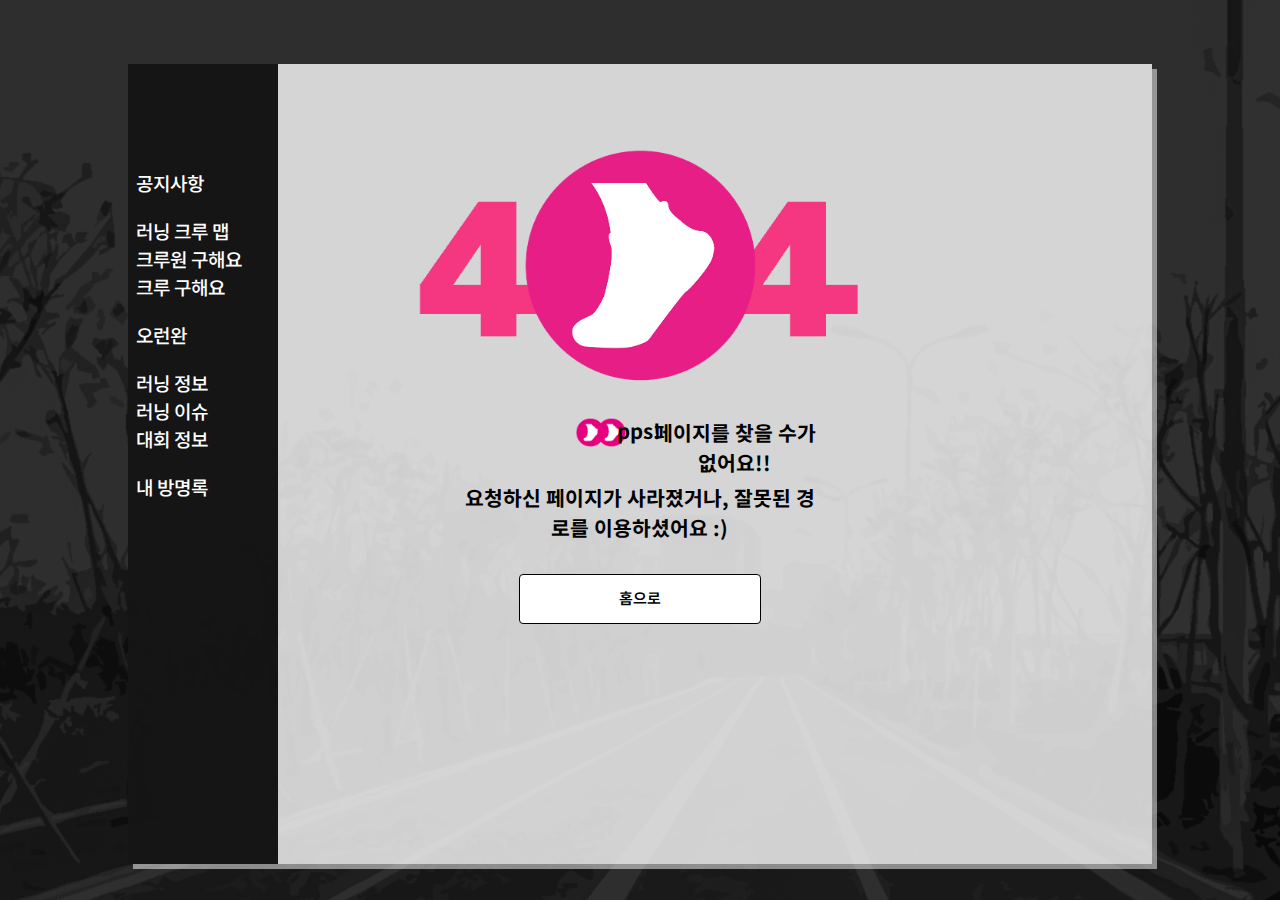
<file: error404.html>
<!DOCTYPE html>
<html lang="en">
<head>
    <meta charset="UTF-8">
    <meta name="viewport" content="width=device-width, initial-scale=1.0">
    <link type="text/css" rel="stylesheet" href="css/mainpage.css">
    <link rel="shortcut icon" href="images/320x150logo.png" type="image/x-icon">
    <title>오런완 - " 404 Error "</title>
</head>
<body id="back404">
    
    <div id="errorback">
        <img class="flexconcol1" src="images/errorback.png" alt="errorgnb">
        <ul class="footernav">
            <li class="bar1">
                <a href="notice.html">공지사항</a>
            </li>
            <li class="bar1">
                <a href="runningcrewmap.html">러닝 크루 맵</a>
                <a href="lookingforcrewmem.html">크루원 구해요</a>
                <a href="lookingforcrew.html">크루 구해요</a>
            </li>
            <li class="bar1">
                <a href="ohrunwan.html">오런완</a>
            </li>
            <li class="bar1">
                <a href="runninginfo.html">러닝 정보</a>
                <a href="runningissue.html">러닝 이슈</a>
                <a href="info_contest.html">대회 정보</a>
            </li>
            <li class="bar1">
                <a href="guestbook.html">내 방명록</a>
            </li>
        </ul>
        <div class="flexcon">
            <img src="images/404back.png" alt="bullet3000" class="bullet300">
        </div>
        <div class="mundandiv">
            <img src="images/bullet35.png" alt="35bullet">
            <img src="images/bullet35.png" alt="35bullet">
            <span>pps!</span>
            <p class="error404">페이지를 찾을 수가 없어요!!</p>
            <p class="gone"> 요청하신 페이지가 사라졌거나, 잘못된 경로를 이용하셨어요 :) </p>
            <a class="gohome" href="index.html">홈으로</a>
        </div>
    </div>
    
</body>
</html>
</file>
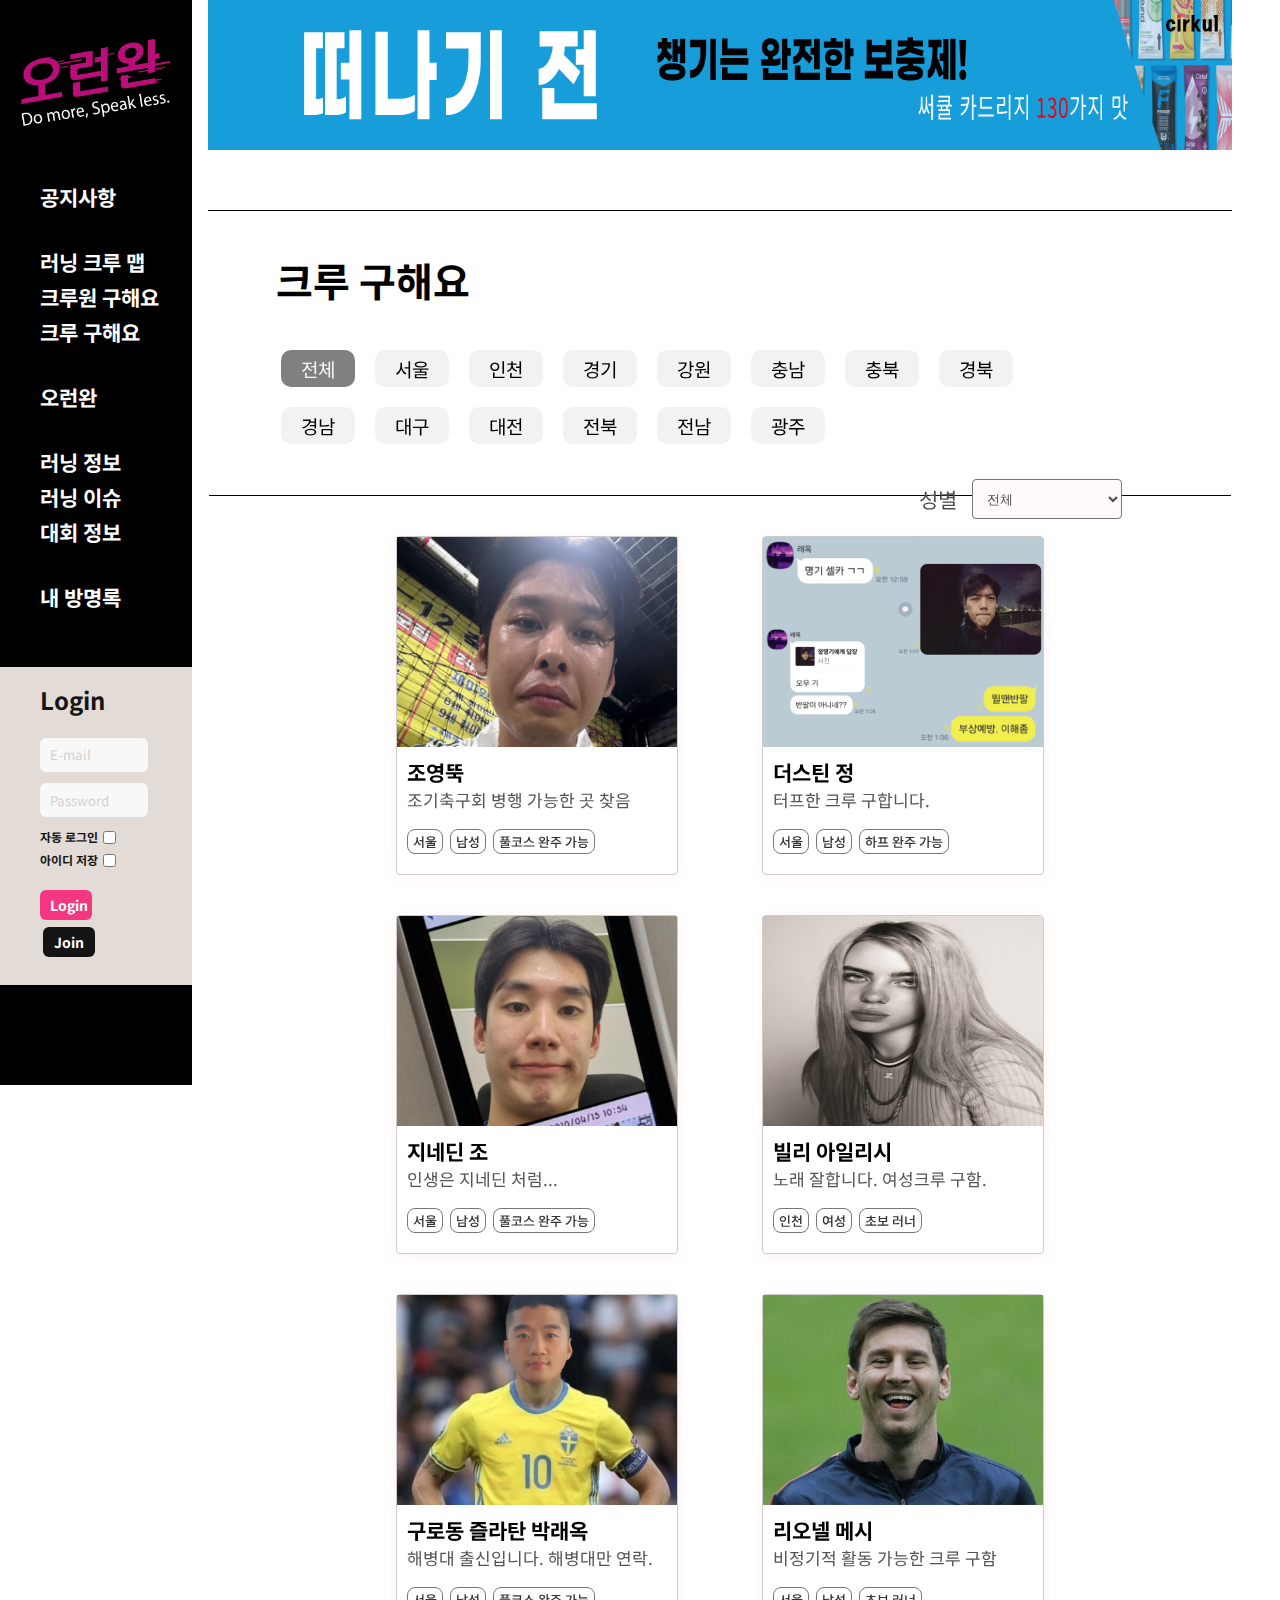
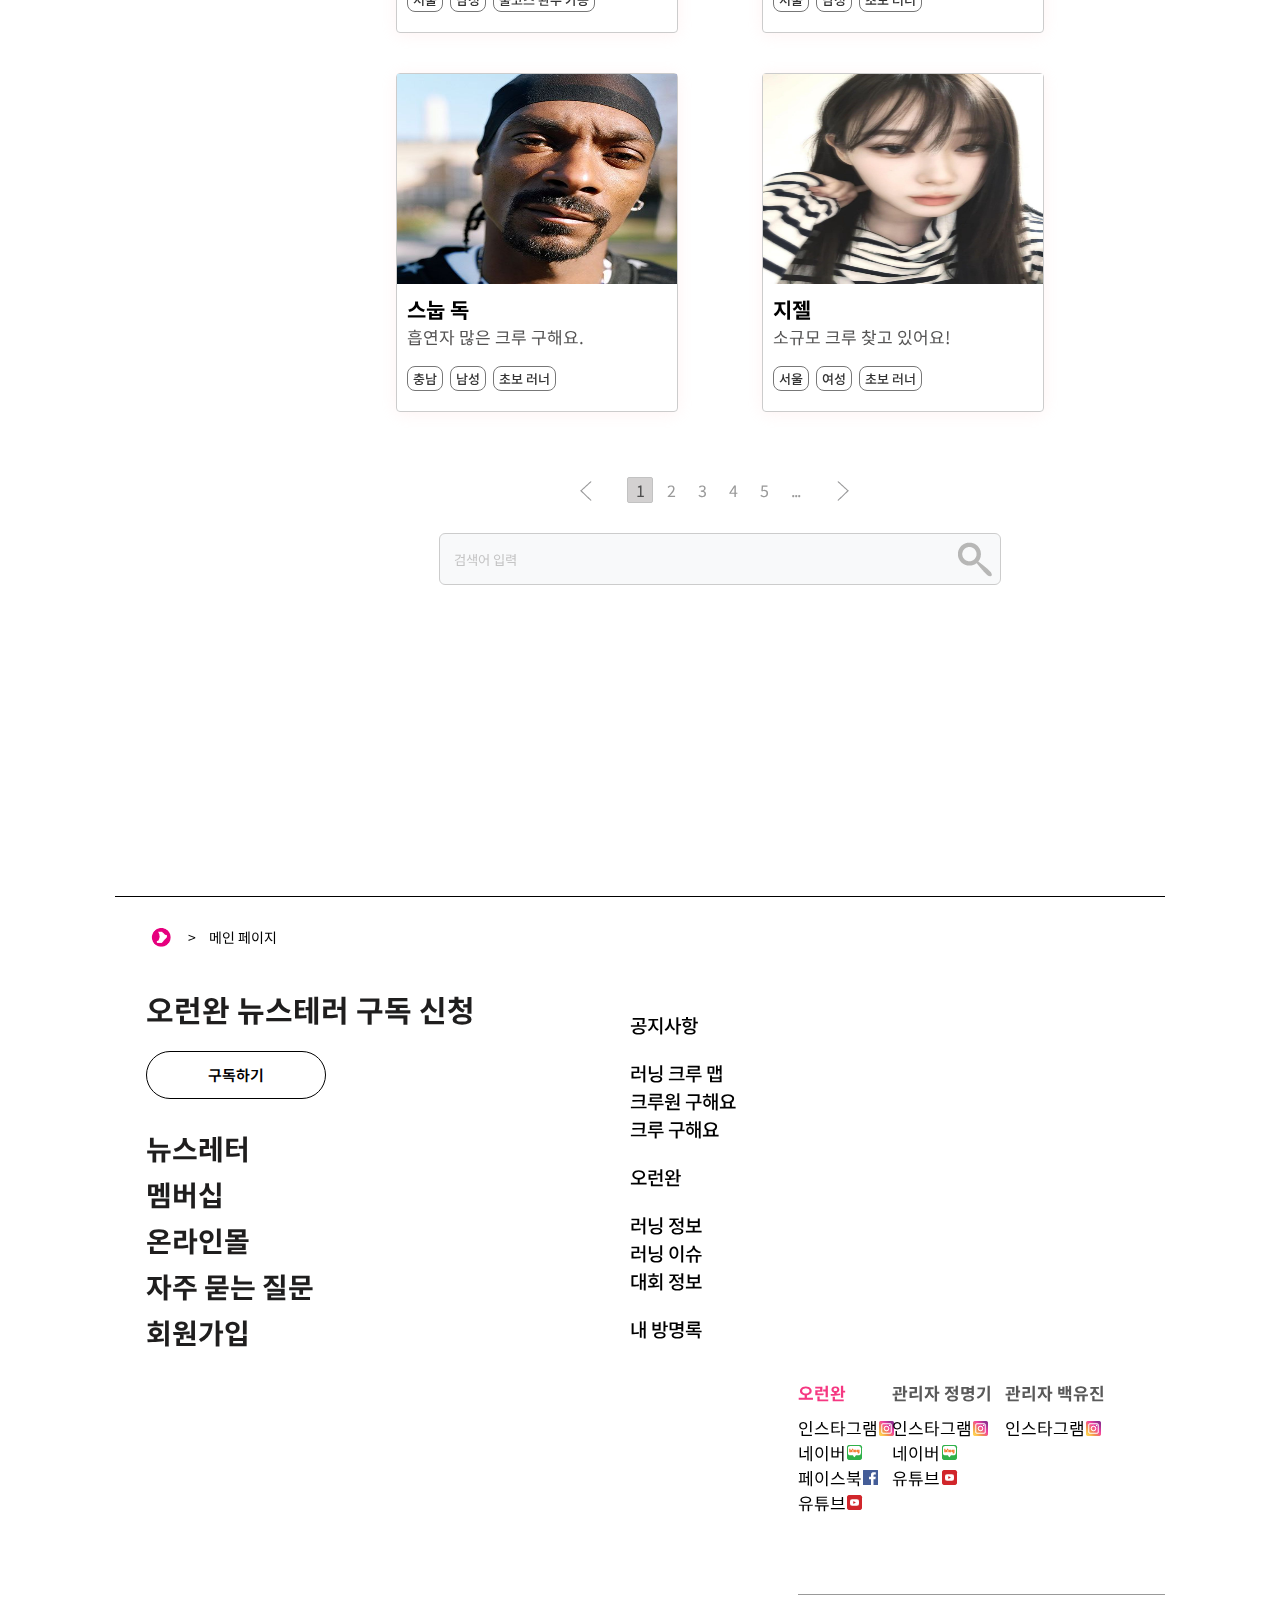
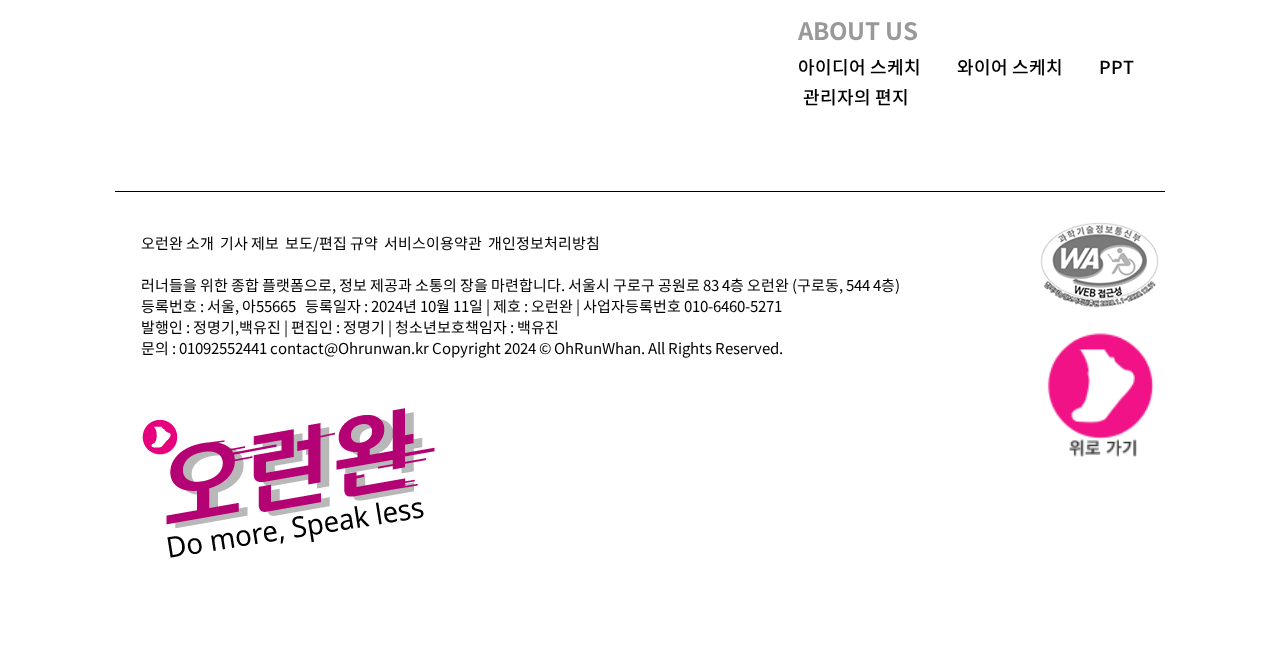
<file: lookingforcrew.html>
<!DOCTYPE html>
<html lang="en">
<head>
    <meta charset="UTF-8">
    <meta name="viewport" content="width=device-width, initial-scale=1.0">
    <link rel="stylesheet" type="text/css" href="css/mainpage.css">
    <link rel="shortcut icon" href="images/320x150logo.png" type="image/x-icon">
    <title>오런완 -"크루 구해요"</title>
</head>
<body>
    <div id="lookingforcrew">
        <div id="wrap1">

            <h1 title="오런완" ><a href="index.html"><img src="images/realLogo.png" alt="오런완 로고"></a></h1>

            <nav id="lnb">
                <ul>
                    <li class="bar">
                        <a href="notice.html">공지사항</a>
                    </li>
                    <li class="bar" title="aboutrunningcrew">
                        <a href="runningcrewmap.html">러닝 크루 맵</a>
                        <a href="lookingforcrewmem.html">크루원 구해요</a>
                        <a href="lookingforcrew.html">크루 구해요</a>
                    </li>
                    <li class="bar">
                        <a href="ohrunwan.html">오런완</a>
                    </li>
                    <li class="bar">
                        <a href="runninginfo.html">러닝 정보</a>
                        <a href="runningissue.html">러닝 이슈</a>
                        <a href="info_contest.html">대회 정보</a>
                    </li>
                    <li class="bar">
                        <a href="guestbook.html">내 방명록</a>
                    </li>
                    <li class="bar formBar">
                        <h2>Login</h2>
                            <form method="post" autocomplete="off" action="dustinjung.dothome.co.kr" id="loginForm">
                                
                                    <input type="text" id="navId" name="navId" required  maxlength="30" placeholder="E-mail">
                                    <input type="password" id="navPassword" name="navPassword" required  maxlength="30" placeholder="Password">

                                    <div class="check_box">

                                    <label for=autoLogin>자동 로그인<input type="checkbox" name="autoLogin" id="autoLogin"></label>
                                    <label for=saveId>아이디 저장<input type="checkbox" name="saveId" id="saveId"></label>
                                    <!--<label for=savePassword>비밀번호 기억<input type="checkbox" name="savePassword" id="savePassword"></label> -->
                                    </div>
                                    <input type="submit" name="navSubmit" id="navSubmit" value="Login">
                                    <button type="button" class="navJoin" onclick="location.href='join.html'">Join</button>
                                </form>
                    </li>
                </ul>
            </nav>
        </div>

        <div id="wrap2">
            <div class="banner">
                <a href="error404.html"><img src="images/realourbanner.png" alt="오런완 광고 배너"></a>
            </div>

            <div class="mainbox">
                <h2 title="크루 구해요 게시판">크루 구해요</h2>

                <div class="lookingMemCol">


                    <div class="crewMemTopUiZone">
                        <div class="crewMemUiWrapper">
                            <ul class="crewMemUi">
                                <li><button>전체</button></li>
                                <li><button>서울</button></li>
                                <li><button>인천</button></li>
                                <li><button>경기</button></li>
                                <li><button>강원</button></li>
                                <li><button>충남</button></li>
                                <li><button>충북</button></li>
                                <li><button>경북</button></li>
                                <li><button>경남</button></li>
                                <li><button>대구</button></li>
                                <li><button>대전</button></li>
                                <li><button>전북</button></li>
                                <li><button>전남</button></li>
                                <li><button>광주</button></li>
                            </ul>

                            <div class="CrewMemGnb">   
                                <form action="dustinjung.dothome.co.kr/lookingforcrew.html">
                                    <label for="sex">성별</label>
                                    <select name="sex" id="sex" autofocus>
                                        <option>전체</option>
                                        <option>남성</option>
                                        <option>여성</option>
                                    </select>
                                </form>
                            </div>
                        </div>
                    </div>


                    <div class="MemColContentsWrapper">

                        <ul class="MemColContents">

                            <li>
                                <a href="error404.html">
                                        <div class="eachMemColContents">
                                            <div>
                                                <img src="images/guroboy2.jpg" width="280" alt="작성자 조영뚝 사진">
                                            </div>
                                            <h3>조영뚝</h3>
                                            <span>조기축구회 병행 가능한 곳 찾음</span>
                                            <div class="eachMemColContents_subdiv">
                                                <ul>
                                                    <li><span>서울</span></li>
                                                    <li><span>남성</span></li>
                                                    <li><span>풀코스 완주 가능</span></li>
                                                </ul>
                                            </div>
                                        </div>
                                </a>
                            </li>

                            <li>
                                <a href="error404.html">
                                        <div class="eachMemColContents">
                                            <div>
                                                <img src="images/dustinjungkakao.png" width="280" height="210" alt="작성자 더스틴정 사진">
                                            </div>
                                            <h3>더스틴 정</h3>
                                            <span>터프한 크루 구합니다. </span>
                                            <div class="eachMemColContents_subdiv">
                                                <ul>
                                                    <li><span>서울</span></li>
                                                    <li><span>남성</span></li>
                                                    <li><span>하프 완주 가능</span></li>
                                                </ul>
                                            </div>
                                        </div>
                                </a>
                            </li>

                            <li>
                                <a href="error404.html">
                                        <div class="eachMemColContents">
                                            <div>
                                                <img src="images/zinedinezo.png" width="280" height="210" alt="작성자 지네딘조 사진">
                                            </div>
                                            <h3>지네딘 조</h3>
                                            <span>인생은 지네딘 처럼...</span>
                                            <div class="eachMemColContents_subdiv">
                                                <ul>
                                                    <li><span>서울</span></li>
                                                    <li><span>남성</span></li>
                                                    <li><span>풀코스 완주 가능</span></li>
                                                </ul>
                                            </div>
                                        </div>
                                </a>
                            </li>

                            <li>
                                <a href="error404.html">
                                        <div class="eachMemColContents">
                                            <div>
                                                <img src="images/billie.jpg" width="280" height="210" alt="작성자 빌리아일리시 사진">
                                            </div>
                                            <h3>빌리 아일리시</h3>
                                            <span>노래 잘합니다. 여성크루 구함.</span>
                                            <div class="eachMemColContents_subdiv">
                                                <ul>
                                                    <li><span>인천</span></li>
                                                    <li><span>여성</span></li>
                                                    <li><span>초보 러너</span></li>
                                                </ul>
                                            </div>
                                        </div>
                                </a>
                            </li>

                            <li>
                                <a href="error404.html">
                                        <div class="eachMemColContents">
                                            <div>
                                                <img src="images/okpark.png" width="280" alt="작성자 구로동즐라탄박래옥 사진">
                                            </div>
                                            <h3>구로동 즐라탄 박래옥</h3>
                                            <span>해병대 출신입니다. 해병대만 연락.</span>
                                            <div class="eachMemColContents_subdiv">
                                                <ul>
                                                    <li><span>서울</span></li>
                                                    <li><span>남성</span></li>
                                                    <li><span>풀코스 완주 가능</span></li>
                                                </ul>
                                            </div>
                                        </div>
                                </a>
                            </li>

                            <li>
                                <a href="error404.html">
                                        <div class="eachMemColContents">
                                            <div>
                                                <img src="images/messi.png" width="280" height="210" alt="작성자 리오넬메시 사진">
                                            </div>
                                            <h3>리오넬 메시</h3>
                                            <span>비정기적 활동 가능한 크루 구함</span>
                                            <div class="eachMemColContents_subdiv">
                                                <ul>
                                                    <li><span>서울</span></li>
                                                    <li><span>남성</span></li>
                                                    <li><span>초보 러너</span></li>
                                                </ul>
                                            </div>
                                        </div>
                                </a>
                            </li>

                            <li>
                                <a href="error404.html">
                                        <div class="eachMemColContents">
                                            <div>
                                                <img src="images/snoop.jpg" width="280" height="210" alt="작성자 스눕 독 사진">
                                            </div>
                                            <h3>스눕 독</h3>
                                            <span>흡연자 많은 크루 구해요.</span>
                                            <div class="eachMemColContents_subdiv">
                                                <ul>
                                                    <li><span>충남</span></li>
                                                    <li><span>남성</span></li>
                                                    <li><span>초보 러너</span></li>
                                                </ul>
                                            </div>
                                        </div>
                                </a>
                            </li>

                            <li>
                                <a href="error404.html">
                                        <div class="eachMemColContents">
                                            <div>
                                                <img src="images/gigell.jpg" width="280" height="210" alt="작성자 지젤 사진">
                                            </div>
                                            <h3>지젤</h3>
                                            <span>소규모 크루 찾고 있어요!</span>
                                            <div class="eachMemColContents_subdiv">
                                                <ul>
                                                    <li><span>서울</span></li>
                                                    <li><span>여성</span></li>
                                                    <li><span>초보 러너</span></li>
                                                </ul>
                                            </div>
                                        </div>
                                </a>
                            </li>

                        </ul>


                        <div class="underbarWrapper">
                            <ul class="underbar">
                                <li><a href="error404.html" class="prev"><img src="images/previous.png" alt="이전 페이지"></a></li>
                                <li><a class=onpage href="error404.html">1</a></li>
                                <li><a href="error404.html">2</a></li>
                                <li><a href="error404.html">3</a></li>
                                <li><a href="error404.html">4</a></li>
                                <li><a href="error404.html">5</a></li>
                                <li><a href="error404.html">...</a></li>
                                <li><a href="error404.html" class="prev"><img src="images/next.png" alt="다음 페이지"></a></li>
                            </ul>
                        </div>
                        
                        <form action="dustinjung.dothome.co.kr" method="get" class="searchform">       
                            <label>
                            <input class="serch-box" type="text" name="search-box" placeholder="검색어 입력">
                        </label>
                        <button class="search-btn"><img src="images/dotbogi.png" alt="검색 돋보기 사진"></button>
                        </form>

                    </div>
                </div>
            </div>
        </div>
    </div>

    <footer>
        <div class="inner">
            <div class="footerlogo">
                <img src="images/bullet35.png" alt="footer 불릿입니다.">
                <div><span>></span> 메인 페이지</div>
            </div>
            <div class="footerfloat1">
                <strong>오런완 뉴스테러 구독 신청</strong>
                <button type="submit" id="newsletterSubBtn" class="btn" onclick="">구독하기</button>
                <ul class="linklist">
                    <li><a href="error404.html">뉴스레터</a></li>
                    <li><a href="error404.html">멤버십</a></li>
                    <li><a href="error404.html">온라인몰</a></li>
                    <li><a href="error404.html">자주 묻는 질문</a></li>
                    <li><a href="join.html">회원가입</a></li>
                </ul>
            </div>
            <div class="footerfloat3">
                <ul class="footernav">
                    <li class="bar1">
                        <a href="notice.html">공지사항</a>
                    </li>
                    <li class="bar1">
                        <a href="runningcrewmap.html">러닝 크루 맵</a>
                        <a href="lookingforcrewmem.html">크루원 구해요</a>
                        <a href="lookingforcrew.html">크루 구해요</a>
                    </li>
                    <li class="bar1">
                        <a href="ohrunwan.html">오런완</a>
                    </li>
                    <li class="bar1">
                        <a href="runninginfo.html">러닝 정보</a>
                        <a href="runningissue.html">러닝 이슈</a>
                        <a href="info_contest.html">대회 정보</a>
                    </li>
                    <li class="bar1">
                        <a href="guestbook.html">내 방명록</a>
                    </li>
                </ul>
            </div>

            <div class="footerfloat2wrapper">
                <div class="footerfloat2">
                    <div class="item itmewidth item1">
                        <strong style="color:rgb(245, 55, 129);">오런완</strong>
                        <div><a href="#">인스타그램</a></div>
                        <div><a href="#">네이버</a></div>
                        <div><a href="#">페이스북</a></div>
                        <div><a href="#">유튜브</a></div>
                    </div>
                    <div class="item item2">
                        <strong>관리자 정명기</strong>
                        <div><a href="https://www.instagram.com/dustinjung_/" class="dustinjunggg">인스타그램</a></div>
                        <div><a href="https://blog.naver.com/gosoomdoce">네이버</a></div>
                        <div><a href="https://www.youtube.com/@GangOrDie">유튜브</a></div>
                    </div>
                    <div class="item item3">
                        <strong>관리자 백유진</strong>
                        <div><a href="https://www.instagram.com/d_aisy_ji/" class="yujinnn">인스타그램</a></div>
                    </div>
                </div>
                <div class="underthefloat2">
                    <div>
                        <strong>ABOUT US</strong>
                        <div class=""><a href="javascript:void(0)" class="firstman crewmap1">아이디어 스케치</a></div>
                        <div><a href="#" class="crewmap2">와이어 스케치</a></div>
                        <div><a href="#" class="crewmap3">PPT</a></div>
                        <div class="lastman1" class=""><a href="#" class="lastman2 crewmap4">관리자의 편지</a></div>
                    </div>
                </div>
            </div>
            </div>

            <div class="inner inner2">
            <address>
            오런완 소개&nbsp; 기사 제보&nbsp;
            보도/편집 규약&nbsp;
            서비스이용약관&nbsp;
            개인정보처리방침<br><br>

            러너들을 위한 종합 플랫폼으로, 정보 제공과 소통의 장을 마련합니다.

            서울시 구로구 공원로 83 4층 오런완 (구로동, 544 4층)<br>
            등록번호 : 서울, 아55665 &nbsp; 등록일자 : 2024년 10월 11일
            | 제호 : 오런완 | 사업자등록번호 010-6460-5271<br>
            발행인 : 정명기,백유진 | 편집인 : 정명기 | 청소년보호책임자 : 백유진<br>
            문의 : 01092552441 contact@Ohrunwan.kr Copyright 2024 © OhRunWhan. All Rights Reserved.
            </address>
            <a class="inner2a" href="https://www.wa.or.kr/board/list.asp?BoardID=0006"><img src="images/inzungmark.png" alt="한국장애인단체총연합회 한국웹접근성인증평가원 웹 접근성 우수사이트 인증마크(WA인증마크)를 그냥 사이트 들어가서 따 온다음 흑백으로 전환한 것. 인증을 받진 않았음."></a>
            <a href="index.html" class="footerlogoo"><img src="images/320x150logo.png" alt="오런완 로고"></a>
            <a href="#" class="alinkbullet"><img src="images/alinkbullet.png" alt="페이지 상단 버튼"></a>
            </div>
</footer>

<div class="modal modalhidden" >
    <div id="mainmodal" class="modalback modal3"></div>
    <div id="mainmodalcont" class="modal2 mainmodalcontents">
        <h4>크루 구해요 아이디어 스케치</h4>
        <img src="images/crewone/01.png" alt=" mainmodal1">
        <p> 크루 구해요 아이디어 스케치 입니다.
            
            기본적으로 크루원 구해요와 크루 구해요는 성질이 같은 게시판이기 때문에,

            완벽히 똑같은 ui를 가지도록 의도했습니다.

            - <strong>정명기 , 백유진</strong>
            
    
            
        </p>
        <a href="index.html"><img src="images/320x150logo.png" alt="오런완 로고" class="modallogo"></a>
    </div>
    </div>
    
    <div class="modal modalhidden2" >
        <div id="mainmodal" class="modalback2 modal3"></div>
        <div id="mainmodalcont" class="modal2 mainmodalcontents2">
            <h4> 크루 구해요 와이어 스케치</h4>
            <img src="images/crewone/02.jpg" alt=" mainmodal1">
            <p> 크루원 구해요 페이지를 만들고 크루 구해요 페이지를 만들었기 때문에,

                이미 짜놨던 구조를 복붙하기만 했기 때문에 변함은 없습니다.
                
                - <strong>정명기</strong>
    
    
                뭐라 그래야 될까.
    
                생각하고 말하겠습니다. 
    
                - <strong>백유진</strong>
            </p>
            <a href="index.html"><img src="images/320x150logo.png" alt="오런완 로고" class="modallogo"></a>
        </div>
        </div>
    
        <div class="modal modalhidden3" >
            <div id="mainmodal" class="modalback3 modal3"></div>
            <div id="mainmodalcont" class="modal2 mainmodalcontents3">
                <h4> 전체 PPT</h4>
                <img src="images/ppt/01.jpg" alt=" mainmodal1">
                <img src="images/ppt/02.jpg" alt=" mainmodal1">
                <img src="images/ppt/03.jpg" alt=" mainmodal1">
                <img src="images/ppt/04.jpg" alt=" mainmodal1">
                <img src="images/ppt/05.jpg" alt=" mainmodal1">
                <img src="images/ppt/06.jpg" alt=" mainmodal1">
                <img src="images/ppt/07.jpg" alt=" mainmodal1">
                <img src="images/ppt/08.jpg" alt=" mainmodal1">
                <img src="images/ppt/09.jpg" alt=" mainmodal1">
                <img src="images/ppt/10.jpg" alt=" mainmodal1">
                <img src="images/ppt/11.jpg" alt=" mainmodal1">
                <img src="images/ppt/12.jpg" alt=" mainmodal1">
                <img src="images/ppt/13.jpg" alt=" mainmodal1">
                <img src="images/ppt/14.jpg" alt=" mainmodal1">
                <img src="images/ppt/15.jpg" alt=" mainmodal1">
                <img src="images/ppt/16.jpg" alt=" mainmodal1">
                <img src="images/ppt/17.jpg" alt=" mainmodal1">
                <img src="images/ppt/18.jpg" alt=" mainmodal1">
                <img src="images/ppt/19.jpg" alt=" mainmodal1">
                <img src="images/ppt/20.jpg" alt=" msainmodal1">
                <img src="images/ppt/21.jpg" alt=" mainmodal1">
                <img src="images/ppt/22.jpg" alt=" mainmodal1">
                <img src="images/ppt/23.jpg" alt=" mainmodal1">
                <img src="images/ppt/24.jpg" alt=" mainmodal1">
                <img src="images/ppt/25.jpg" alt=" mainmodal1">
                <img src="images/ppt/26.jpg" alt=" mainmodal1">
                <p> PPT의 경우, 구상은 함께 했지만 제작은 팀원인 백유진님의 비중이 컸었네요.
    
                    한정된 시간 속에서, 역할 분배를 하느라 어쩔수가 없었습니다.
    
                    저는 코딩에 비중을, 팀원인 백유진님은 디자이닝의 비중을 둔 프로젝트였습니다.
                    
                    - <strong>정명기</strong>
        
        
                    뭐라 그래야 될까.
        
                    생각하고 말하겠습니다. 
        
                    - <strong>백유진</strong>
                </p>
                <a href="index.html"><img src="images/320x150logo.png" alt="오런완 로고" class="modallogo"></a>
            </div>
            </div>   
    
            <div class="modal modalhidden4" >
                <div id="mainmodal" class="modalback4 modal3"></div>
                <div id="mainmodalcont" class="modal2 mainmodalcontents4">
                    <h4> 관리자의 편지</h4>
                    <img src="images/mainpage/mainsilsa.jpg" alt=" mainmodal1">
                    <h4>크루 구해요 페이지를 제작하며..</h4>
    
                    <p class="messagemodal"> 이 프로젝트 자체가 최대한 여러가지 시도를 해보자는 의미를 담은 1차이니 만큼,

                        이 페이지는 img와 요소들의 세로 정렬, 그리고 그것들의 가로 정렬을 담아 보았습니다.

                        코딩을 하는데에 어려움은 전혀 없었으나, 세부 디자인에 에로 사항이 있었습니다.

                        팀원인 백유진님의 디자인 적 도움이 컸습니다.
                        
                        - <strong>정명기</strong>

            
                        뭐라 그래야 될까.
            
                        생각하고 말하겠습니다. 
            
                        - <strong>백유진</strong>

    
                        
                    </p>
    
                    <h4> 1차 프로젝트를 진행하며..</h4>
    
                    <p> 1차 프로젝트에서 얻은 것들이 정말 많습니다. 
    
                        웹 디자인과 코딩 입문을 학원에서 시작해서,
    
                        1달 간 일러스트, 포토샵, html과 css의 기본을 배우고 시작한 프로젝트 오런완.
    
                        약 4주간의 기간동안 열심히 만들었는데요, 이 프로젝트 기간동안
    
                        코딩적 생각에 있어서 획기적인 발전을 이뤘다고 생각합니다.

                        가장 주된 목적은, 1달간 배운 모든 걸 활용하자는 생각이었습니다.
    
                        머릿속에 떠오른 구성들을 다른 페이지를 참조하지 않고 구현해냈던 과정 속에서,
    
                        정말 여러가지 시도가 있었고, html과 css도 여러번 수정을 거치며,
    
                        페이지를 만든 시간적 서순에 따라 실력 발전을 느꼈습니다.

                        시간적인, 그리고 역할적인 문제들 때문에 둘 다 동등한 겸업을 했지만,

                        아무래도 저는 코딩쪽에, 팀원인 백유진님은 디자인쪽에 더 치중했던 프로젝트가 아니었나 생각됩니다.

                        물론 둘 다 코딩과 디자인을 넘나 들며 프로젝트를 진행했지만요.

                        디자인적인 측면에서 저 스스로의 부족함을 많이 느끼기도 했습니다.

                        팀원인 백유진님에게서 디자인 감각을 많이 배우기도 하는 시간이었네요.
    
                        이 소중한 경험을 토대로 2차 프로젝트도 제대로 뽑아내야 겠단 욕심이 듭니다.

                        아, 그리고 회원가입 페이지 관리자의 편지에는 404페이지와 footer에 관한 내용도 있으니 잊지 말고 봐주시면 감사하겠습니다!
    
                        저희의 결과물을 봐주셔서 감사합니다!
                        
                        - <strong>정명기</strong>

                        
    
                        뭐라 그래야 될까.
            
                        생각하고 말하겠습니다. 
            
                        - <strong>백유진</strong>
    
                    </p>
                    <a href="index.html"><img src="images/320x150logo.png" alt="오런완 로고" class="modallogo"></a>
                </div>
                </div>


<script src="css/crewone.js"></script>
</body>
</html>
</file>
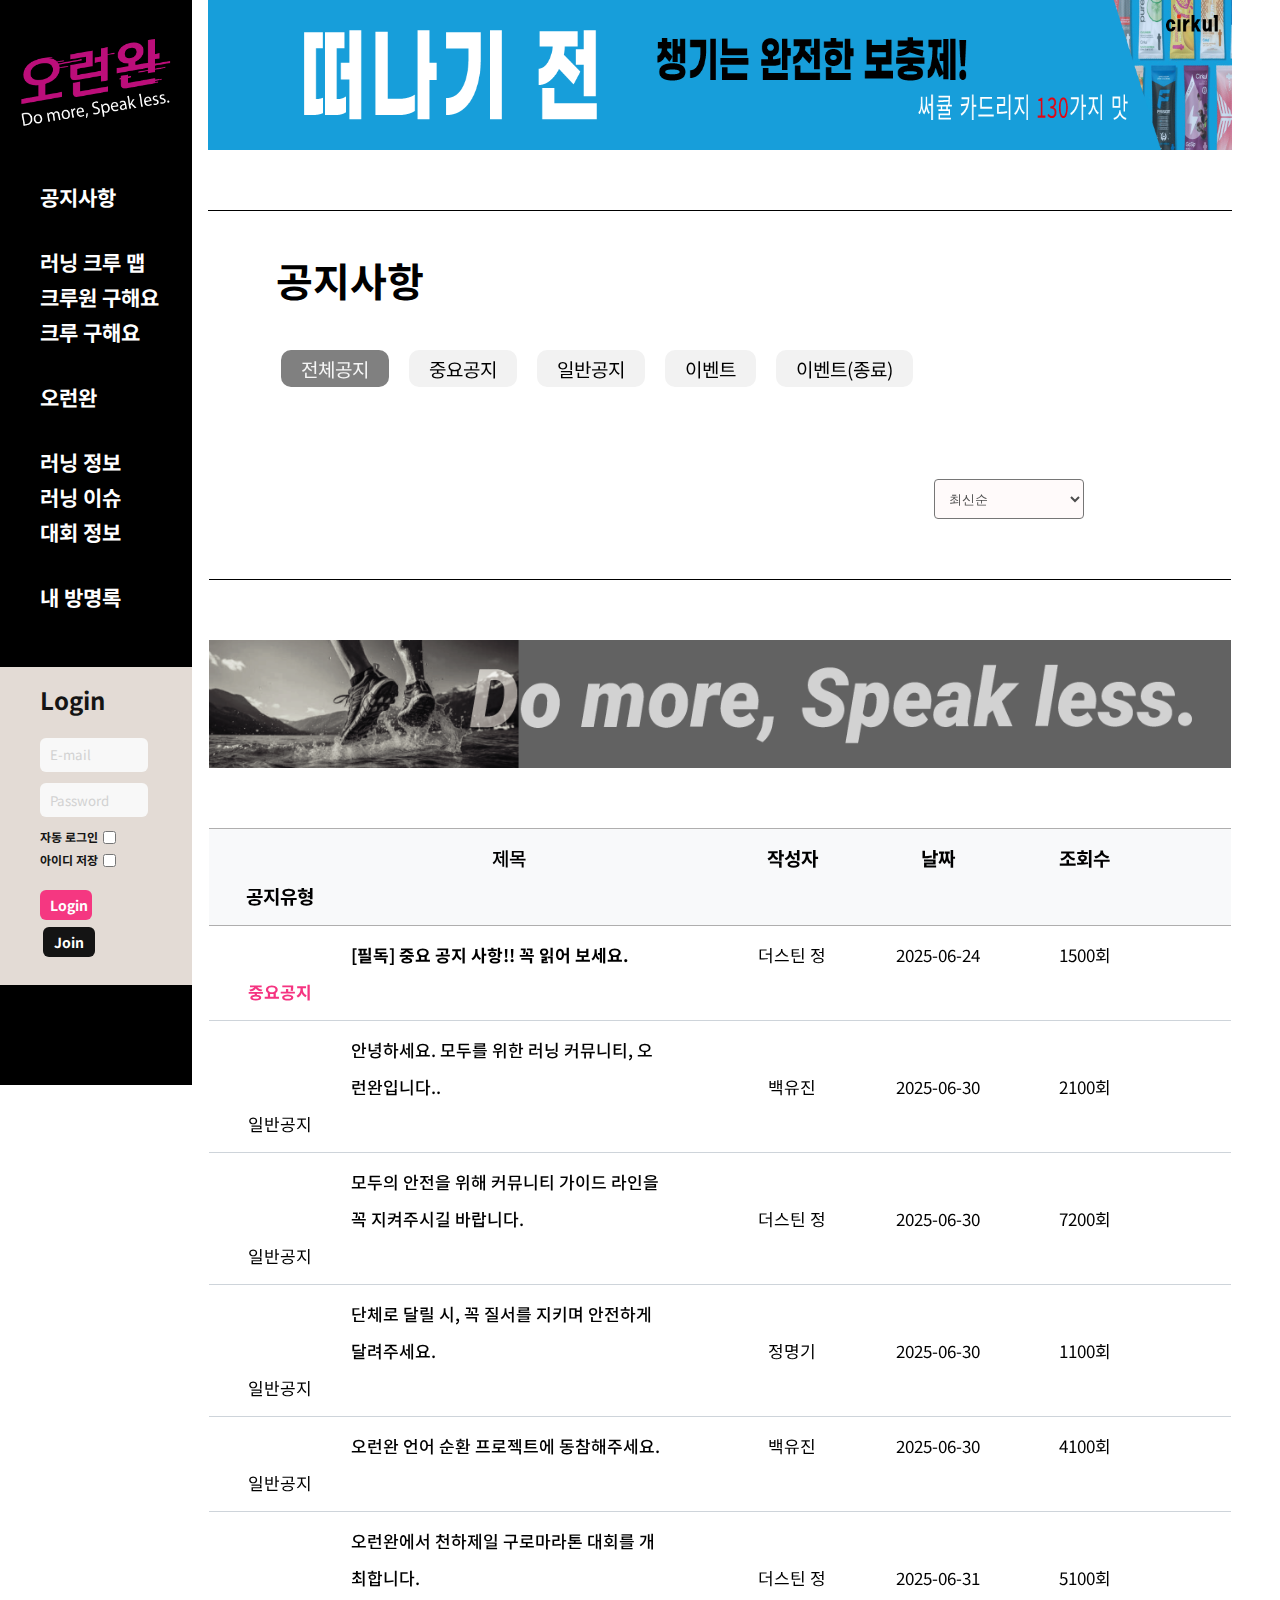
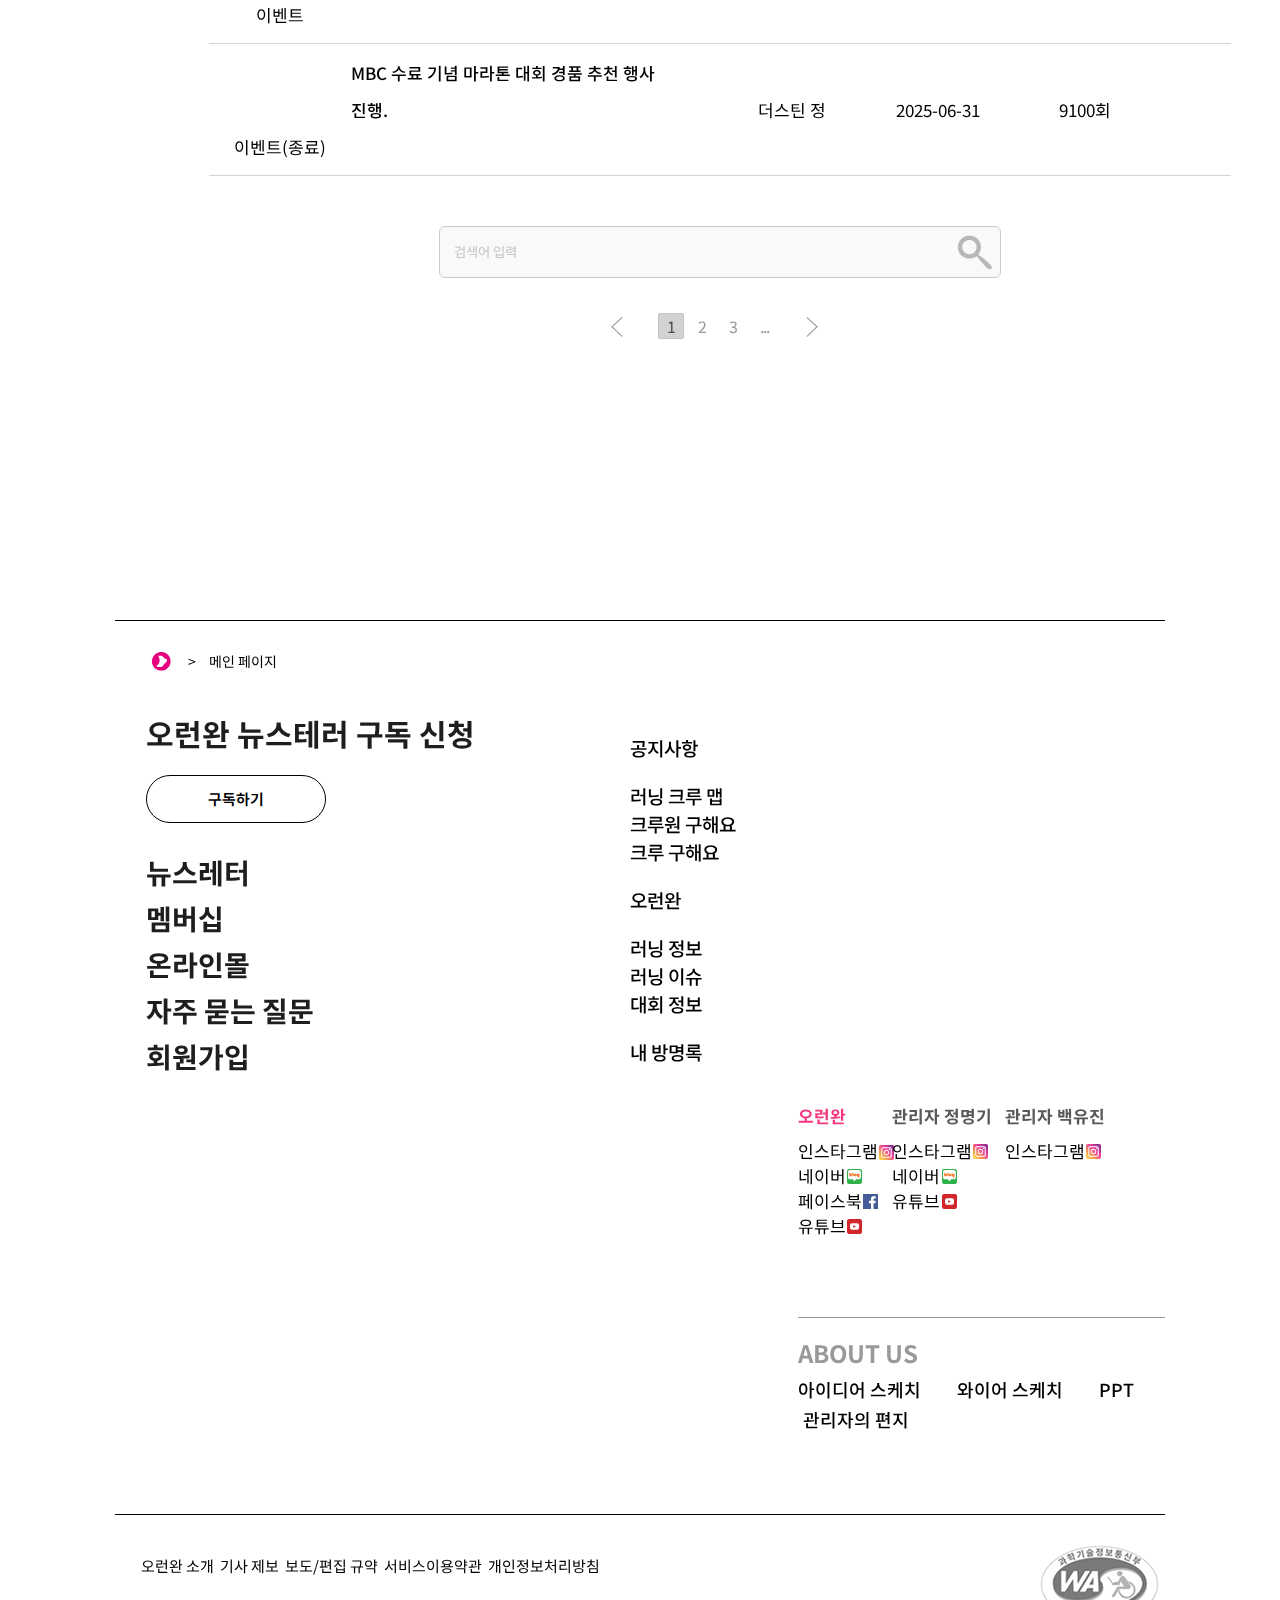
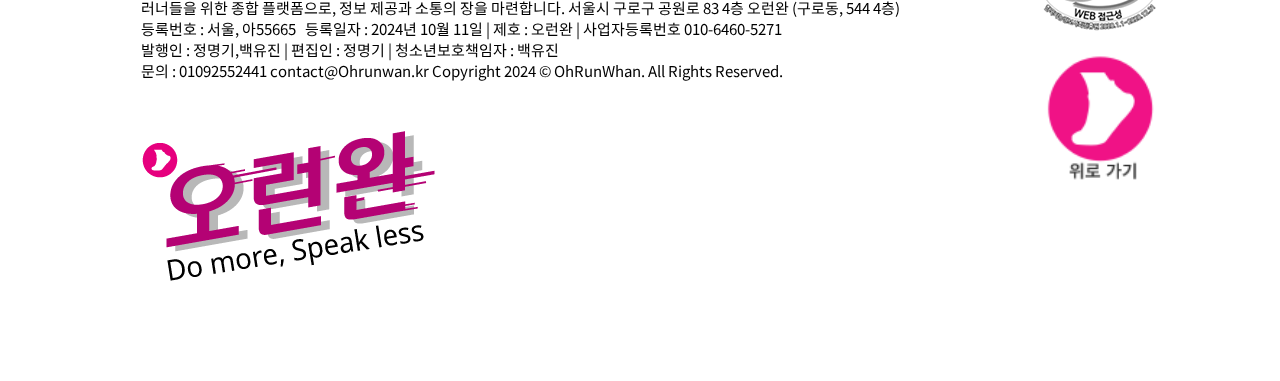
<file: notice.html>
<!DOCTYPE html>
<html lang="en">
<head>
    <meta charset="UTF-8">
    <meta name="viewport" content="width=device-width, initial-scale=1.0">
    <link rel="stylesheet" type="text/css" href="css/mainpage.css">
    <link rel="shortcut icon" href="images/320x150logo.png" type="image/x-icon">
    <title>오런완 - " 공지사항 "</title>
</head>
<body>
    <div id="notice">
        <div id="wrap1">

            <h1 title="오런완" ><a href="index.html"><img src="images/realLogo.png" alt="오런완 로고"></a></h1>

            <nav id="lnb">
                <ul>
                    <li class="bar">
                        <a href="notice.html">공지사항</a>
                    </li>
                    <li class="bar" title="aboutrunningcrew">
                        <a href="runningcrewmap.html">러닝 크루 맵</a>
                        <a href="lookingforcrewmem.html">크루원 구해요</a>
                        <a href="lookingforcrew.html">크루 구해요</a>
                    </li>
                    <li class="bar">
                        <a href="ohrunwan.html">오런완</a>
                    </li>
                    <li class="bar">
                        <a href="runninginfo.html">러닝 정보</a>
                        <a href="runningissue.html">러닝 이슈</a>
                        <a href="info_contest.html">대회 정보</a>
                    </li>
                    <li class="bar">
                        <a href="guestbook.html">내 방명록</a>
                    </li>
                    <li class="bar formBar">
                        <h2>Login</h2>
                            <form method="post" autocomplete="off" action="dustinjung.dothome.co.kr" id="loginForm">
                                
                                    <input type="text" id="navId" name="navId" required  maxlength="30" placeholder="E-mail">
                                    <input type="password" id="navPassword" name="navPassword" required  maxlength="30" placeholder="Password">

                                    <div class="check_box">

                                    <label for=autoLogin>자동 로그인<input type="checkbox" name="autoLogin" id="autoLogin"></label>
                                    <label for=saveId>아이디 저장<input type="checkbox" name="saveId" id="saveId"></label>
                                    <!--<label for=savePassword>비밀번호 기억<input type="checkbox" name="savePassword" id="savePassword"></label> -->
                                    </div>
                                    <input type="submit" name="navSubmit" id="navSubmit" value="Login">
                                    <button type="button" class="navJoin" onclick="location.href='join.html'">Join</button>
                                </form>
                    </li>
                </ul>
            </nav>
        </div>
    

    <div id="wrap2">
        <div class="banner">
            <a href="error404.html"><img src="images/realourbanner.png" alt="오런완 광고 배너"></a>
        </div>
    
        <div class="mainbox">

        <h2 title="공지사항 게시판">공지사항</h2>

        <div class="lookingMemCol">
            <div class="crewMemTopUiZone">
                <div class="crewMemUiWrapper">
                    <ul class="crewMemUi">
                        <li><button>전체공지</button></li>
                        <li><button>중요공지</button></li>
                        <li><button>일반공지</button></li>
                        <li><button>이벤트</button></li>
                        <li><button>이벤트(종료)</button></li>
                        
                    </ul>

                    <div class="CrewMemGnb">   
                        <form action="#">
                            <select name="sex" id="sex" autofocus>
                                <option>최신순</option>
                                <option>인기순</option>
                                <option>조회순</option>
                            </select>
                        </form>
                    </div>
                </div>
            </div>

            <div class="noticebanner"><img src="images/domorespeakless.png" alt="공지사항 배너"></div>

            <ul class="noticeUl">
                <li>
                    <ul>
                        <li>제목</li>
                        <li>작성자</li>
                        <li>날짜</li>
                        <li>조회수</li>
                        <li>공지유형</li>
                    </ul>
                </li>
                <li>
                    <ul>
                        <li><strong><a href="error404.html">[필독] 중요 공지 사항!! 꼭 읽어 보세요.</a></strong></li>
                        <li>더스틴 정</li>
                        <li>2025-06-24</li>
                        <li>1500회</li>
                        <li>중요공지</li>
                    </ul>
                </li>
                <li>
                    <ul>
                        <li><a href="error404.html">안녕하세요. 모두를 위한 러닝 커뮤니티, 오런완입니다..</a></li>
                        <li>백유진</li>
                        <li>2025-06-30</li>
                        <li>2100회</li>
                        <li>일반공지</li>
                    </ul>
                </li>
                
                <li>
                    <ul>
                        <li><a href="error404.html">모두의 안전을 위해 커뮤니티 가이드 라인을 꼭 지켜주시길 바랍니다.</a></li>
                        <li>더스틴 정</li>
                        <li>2025-06-30</li>
                        <li>7200회</li>
                        <li>일반공지</li>
                    </ul>
                </li>
                <li>
                    <ul>
                        <li><a href="error404.html">단체로 달릴 시, 꼭 질서를 지키며 안전하게 달려주세요.</a></li>
                        <li>정명기</li>
                        <li>2025-06-30</li>
                        <li>1100회</li>
                        <li>일반공지</li>
                    </ul>
                </li>
                <li>
                    <ul>
                        <li><a href="error404.html">오런완 언어 순환 프로젝트에 동참해주세요.</a></li>
                        <li>백유진</li>
                        <li>2025-06-30</li>
                        <li>4100회</li>
                        <li>일반공지</li>
                    </ul>
                </li>
                <li>
                    <ul>
                        <li><a href="error404.html">오런완에서 천하제일 구로마라톤 대회를 개최합니다.</a></li>
                        <li>더스틴 정</li>
                        <li>2025-06-31</li>
                        <li>5100회</li>
                        <li>이벤트</li>
                    </ul>
                </li>
                <li>
                    <ul>
                        <li><a href="error404.html">MBC 수료 기념 마라톤 대회 경품 추천 행사 진행.</a></li>
                        <li>더스틴 정</li>
                        <li>2025-06-31</li>
                        <li>9100회</li>
                        <li>이벤트(종료)</li>
                    </ul>
                </li>
            </ul>

                <form action="dustinjung.dothome.co.kr/notice.html" method="get" class="searchform">
                    <label>
                    <input class="serch-box" type="text" name="search-box" placeholder="검색어 입력">
                </label>
                <button class="search-btn"><img src="images/dotbogi.png" alt="검색 돋보기 사진"></button>
                </form>
            
            <div class="underbarWrapper">
            <ul class="underbar">
                <li><a href="error404.html" class="prev"><img src="images/previous.png" alt="이전 페이지"></a></li>
                <li><a class=onpage href="error404.html">1</a></li>
                <li><a href="error404.html">2</a></li>
                <li><a href="error404.html">3</a></li>
                <li><a href="error404.html">...</a></li>
                <li><a href="error404.html" class="prev"><img src="images/next.png" alt="다음 페이지"></a></li>
            </ul>
        </div>
        </div>
    </div>

</div>
</div>



<footer>
    <div class="inner">
        <div class="footerlogo">
            <img src="images/bullet35.png" alt="footer 불릿입니다.">
            <div><span>></span> 메인 페이지</div>
        </div>
        <div class="footerfloat1">
            <strong>오런완 뉴스테러 구독 신청</strong>
            <button type="submit" id="newsletterSubBtn" class="btn" onclick="">구독하기</button>
            <ul class="linklist">
                <li><a href="error404.html">뉴스레터</a></li>
                <li><a href="error404.html">멤버십</a></li>
                <li><a href="error404.html">온라인몰</a></li>
                <li><a href="error404.html">자주 묻는 질문</a></li>
                <li><a href="join.html">회원가입</a></li>
            </ul>
        </div>
        <div class="footerfloat3">
            <ul class="footernav">
                <li class="bar1">
                    <a href="notice.html">공지사항</a>
                </li>
                <li class="bar1">
                    <a href="runningcrewmap.html">러닝 크루 맵</a>
                    <a href="lookingforcrewmem.html">크루원 구해요</a>
                    <a href="lookingforcrew.html">크루 구해요</a>
                </li>
                <li class="bar1">
                    <a href="ohrunwan.html">오런완</a>
                </li>
                <li class="bar1">
                    <a href="runninginfo.html">러닝 정보</a>
                    <a href="runningissue.html">러닝 이슈</a>
                    <a href="info_contest.html">대회 정보</a>
                </li>
                <li class="bar1">
                    <a href="guestbook.html">내 방명록</a>
                </li>
            </ul>
        </div>

        <div class="footerfloat2wrapper">
            <div class="footerfloat2">
                <div class="item itmewidth item1">
                    <strong style="color:rgb(245, 55, 129);">오런완</strong>
                    <div><a href="#">인스타그램</a></div>
                    <div><a href="#">네이버</a></div>
                    <div><a href="#">페이스북</a></div>
                    <div><a href="#">유튜브</a></div>
                </div>
                <div class="item item2">
                    <strong>관리자 정명기</strong>
                    <div><a href="https://www.instagram.com/dustinjung_/" class="dustinjunggg">인스타그램</a></div>
                    <div><a href="https://blog.naver.com/gosoomdoce">네이버</a></div>
                    <div><a href="https://www.youtube.com/@GangOrDie">유튜브</a></div>
                </div>
                <div class="item item3">
                    <strong>관리자 백유진</strong>
                    <div><a href="https://www.instagram.com/d_aisy_ji/" class="yujinnn">인스타그램</a></div>
                </div>
            </div>
            <div class="underthefloat2">
                <div>
                    <strong>ABOUT US</strong>
                    <div class=""><a href="javascript:void(0)" class="firstman noticemodal1">아이디어 스케치</a></div>
                    <div><a href="#" class="noticemodal2">와이어 스케치</a></div>
                    <div><a href="#" class="noticemodal3">PPT</a></div>
                    <div class="lastman1" class=""><a href="#" class="lastman2 noticemodal4">관리자의 편지</a></div>
                </div>
            </div>
        </div>
        </div>

        <div class="inner inner2">
        <address>
        오런완 소개&nbsp; 기사 제보&nbsp;
        보도/편집 규약&nbsp;
        서비스이용약관&nbsp;
        개인정보처리방침<br><br>

        러너들을 위한 종합 플랫폼으로, 정보 제공과 소통의 장을 마련합니다.

        서울시 구로구 공원로 83 4층 오런완 (구로동, 544 4층)<br>
        등록번호 : 서울, 아55665 &nbsp; 등록일자 : 2024년 10월 11일
        | 제호 : 오런완 | 사업자등록번호 010-6460-5271<br>
        발행인 : 정명기,백유진 | 편집인 : 정명기 | 청소년보호책임자 : 백유진<br>
        문의 : 01092552441 contact@Ohrunwan.kr Copyright 2024 © OhRunWhan. All Rights Reserved.
        </address>
        <a class="inner2a" href="https://www.wa.or.kr/board/list.asp?BoardID=0006"><img src="images/inzungmark.png" alt="한국장애인단체총연합회 한국웹접근성인증평가원 웹 접근성 우수사이트 인증마크(WA인증마크)를 그냥 사이트 들어가서 따 온다음 흑백으로 전환한 것. 인증을 받진 않았음."></a>
        <a href="index.html" class="footerlogoo"><img src="images/320x150logo.png" alt="오런완 로고"></a>
        <a href="#" class="alinkbullet"><img src="images/alinkbullet.png" alt="페이지 상단 버튼"></a>
        </div>
</footer>

<div class="modal modalhidden" >
    <div id="mainmodal" class="modalback modal3"></div>
    <div id="mainmodalcont" class="modal2 mainmodalcontents">
        <h4> 공지사항 아이디어 스케치</h4>
        <img src="images/notice/notice.png" alt=" notice1">

        <p> 공지사항 초기 레이아웃입니다.
    
            메인페이지는 최대한 매거진 혹은 블로그 느낌을 살리고 싶었어요.
           
            그래서 최대한 작은 것들을 여러 형태로 floating 해서 꽉 채우고 싶었습니다.
            
            - <strong>정명기 , 백유진</strong>

        </p>
        <a href="index.html"><img src="images/320x150logo.png" alt="오런완 로고" class="modallogo"></a>
    </div>
    </div>
    
    <div class="modal modalhidden2" >
        <div id="mainmodal" class="modalback2 modal3"></div>
        <div id="mainmodalcont" class="modal2 mainmodalcontents2">
            <h4> 공지사항 와이어 스케치</h4>
            <img src="images/notice/notice2.jpg" alt=" mainmodal1">
            <p> 공지사항의 와이어 스케치 입니다.
                
                최대한 table을 안쓰고, ul과 li로 구현하려고 했습니다.

                공지사항이니 만큼, 정적이고 딱딱한 느낌을 표현하고 싶었습니다.
                
                
                - <strong>정명기</strong>
    
    
                뭐라 그래야 될까.
    
                생각하고 말하겠습니다. 
    
                - <strong>백유진</strong>
            </p>
            <a href="index.html"><img src="images/320x150logo.png" alt="오런완 로고" class="modallogo"></a>
        </div>
        </div>
    
        <div class="modal modalhidden3" >
            <div id="mainmodal" class="modalback3 modal3"></div>
            <div id="mainmodalcont" class="modal2 mainmodalcontents3">
                <h4> 전체 공통 PPT</h4>
            <img src="images/ppt/01.jpg" alt=" mainmodal1">
            <img src="images/ppt/02.jpg" alt=" mainmodal1">
            <img src="images/ppt/03.jpg" alt=" mainmodal1">
            <img src="images/ppt/04.jpg" alt=" mainmodal1">
            <img src="images/ppt/05.jpg" alt=" mainmodal1">
            <img src="images/ppt/06.jpg" alt=" mainmodal1">
            <img src="images/ppt/07.jpg" alt=" mainmodal1">
            <img src="images/ppt/08.jpg" alt=" mainmodal1">
            <img src="images/ppt/09.jpg" alt=" mainmodal1">
            <img src="images/ppt/10.jpg" alt=" mainmodal1">
            <img src="images/ppt/11.jpg" alt=" mainmodal1">
            <img src="images/ppt/12.jpg" alt=" mainmodal1">
            <img src="images/ppt/13.jpg" alt=" mainmodal1">
            <img src="images/ppt/14.jpg" alt=" mainmodal1">
            <img src="images/ppt/15.jpg" alt=" mainmodal1">
            <img src="images/ppt/16.jpg" alt=" mainmodal1">
            <img src="images/ppt/17.jpg" alt=" mainmodal1">
            <img src="images/ppt/18.jpg" alt=" mainmodal1">
            <img src="images/ppt/19.jpg" alt=" mainmodal1">
            <img src="images/ppt/20.jpg" alt=" mainmodal1">
            <img src="images/ppt/21.jpg" alt=" mainmodal1">
            <img src="images/ppt/22.jpg" alt=" mainmodal1">
            <img src="images/ppt/23.jpg" alt=" mainmodal1">
            <img src="images/ppt/24.jpg" alt=" mainmodal1">
            <img src="images/ppt/25.jpg" alt=" mainmodal1">
            <img src="images/ppt/26.jpg" alt=" mainmodal1">
            <p> PPT의 경우, 구상은 함께 했지만 제작은 팀원인 백유진님의 비중이 컸었네요.

                한정된 시간 속에서, 역할 분배를 하느라 어쩔수가 없었습니다.

                저는 코딩에 비중을, 팀원인 백유진님은 디자이닝의 비중을 둔 프로젝트였습니다.
                
                - <strong>정명기</strong>
    
    
                뭐라 그래야 될까.
    
                생각하고 말하겠습니다. 
    
                - <strong>백유진</strong>
            </p>
                <a href="index.html"><img src="images/320x150logo.png" alt="오런완 로고" class="modallogo"></a>
            </div>
            </div>   
    
            <div class="modal modalhidden4" >
                <div id="mainmodal" class="modalback4 modal3"></div>
                <div id="mainmodalcont" class="modal2 mainmodalcontents4">
                    <h4> 관리자의 편지</h4>
                    <img src="images/mainpage/mainsilsa.jpg" alt=" mainmodal1">

                    <h4> 공지사항을 페이지를 제작하며..</h4>


                    <p class="messagemodal"> 와이어 스케치에서 의도했듯이,

                        table을 쓰지 않고, ul리스트를 적극적으로 활용하려고 했습니다.

                        공지사항이니 만큼, 정적이고 딱딱한 느낌을 주고 싶었습니다.

                        그러나 전체 여백 비중으로 꽤 괜찮은 디자인이 된데는 백유진님의 디자인 덕분입니다.

                        특히 이 페이지를 제작하며, 여백과 border를 어떻게 활용하냐에 따라서

                        간단하지만서도 그럴싸한 디자인이 나올수도 있다는 걸 배웠습니다.

                        - <strong>정명기</strong>            

                        
            
                        뭐라 그래야 될까.
            
                        생각하고 말하겠습니다. 
            
                        - <strong>백유진</strong>

                        
                    </p>


                    <h4> 1차 프로젝트를 진행하며..</h4>

                    <p> 1차 프로젝트에서 얻은 것들이 정말 많습니다. 
    
                        웹 디자인과 코딩 입문을 학원에서 시작해서,
    
                        1달 간 일러스트, 포토샵, html과 css의 기본을 배우고 시작한 프로젝트 오런완.
    
                        약 4주간의 기간동안 열심히 만들었는데요, 이 프로젝트 기간동안
    
                        코딩적 생각에 있어서 획기적인 발전을 이뤘다고 생각합니다.

                        가장 주된 목적은, 1달간 배운 모든 걸 활용하자는 생각이었습니다.
    
                        머릿속에 떠오른 구성들을 다른 페이지를 참조하지 않고 구현해냈던 과정 속에서,
    
                        정말 여러가지 시도가 있었고, html과 css도 여러번 수정을 거치며,
    
                        페이지를 만든 시간적 서순에 따라 실력 발전을 느꼈습니다.

                        시간적인, 그리고 역할적인 문제들 때문에 둘 다 동등한 겸업을 했지만,

                        아무래도 저는 코딩쪽에, 팀원인 백유진님은 디자인쪽에 더 치중했던 프로젝트가 아니었나 생각됩니다.

                        물론 둘 다 코딩과 디자인을 넘나 들며 프로젝트를 진행했지만요.

                        디자인적인 측면에서 저 스스로의 부족함을 많이 느끼기도 했습니다.

                        팀원인 백유진님에게서 디자인 감각을 많이 배우기도 하는 시간이었네요.
    
                        이 소중한 경험을 토대로 2차 프로젝트도 제대로 뽑아내야 겠단 욕심이 듭니다.

                        아, 그리고 회원가입 페이지 관리자의 편지에는 404페이지와 footer에 관한 내용도 있으니 잊지 말고 봐주시면 감사하겠습니다!
    
                        저희의 결과물을 봐주셔서 감사합니다!
                        
                        - <strong>정명기</strong>



                        뭐라 그래야 될까.
            
                        생각하고 말하겠습니다. 
            
                        - <strong>백유진</strong>


                    </p>


                    <a href="index.html"><img src="images/320x150logo.png" alt="오런완 로고" class="modallogo"></a>
                </div>
                </div>
    
<script src="css/notice.js"></script>

</body>
</html>
</file>
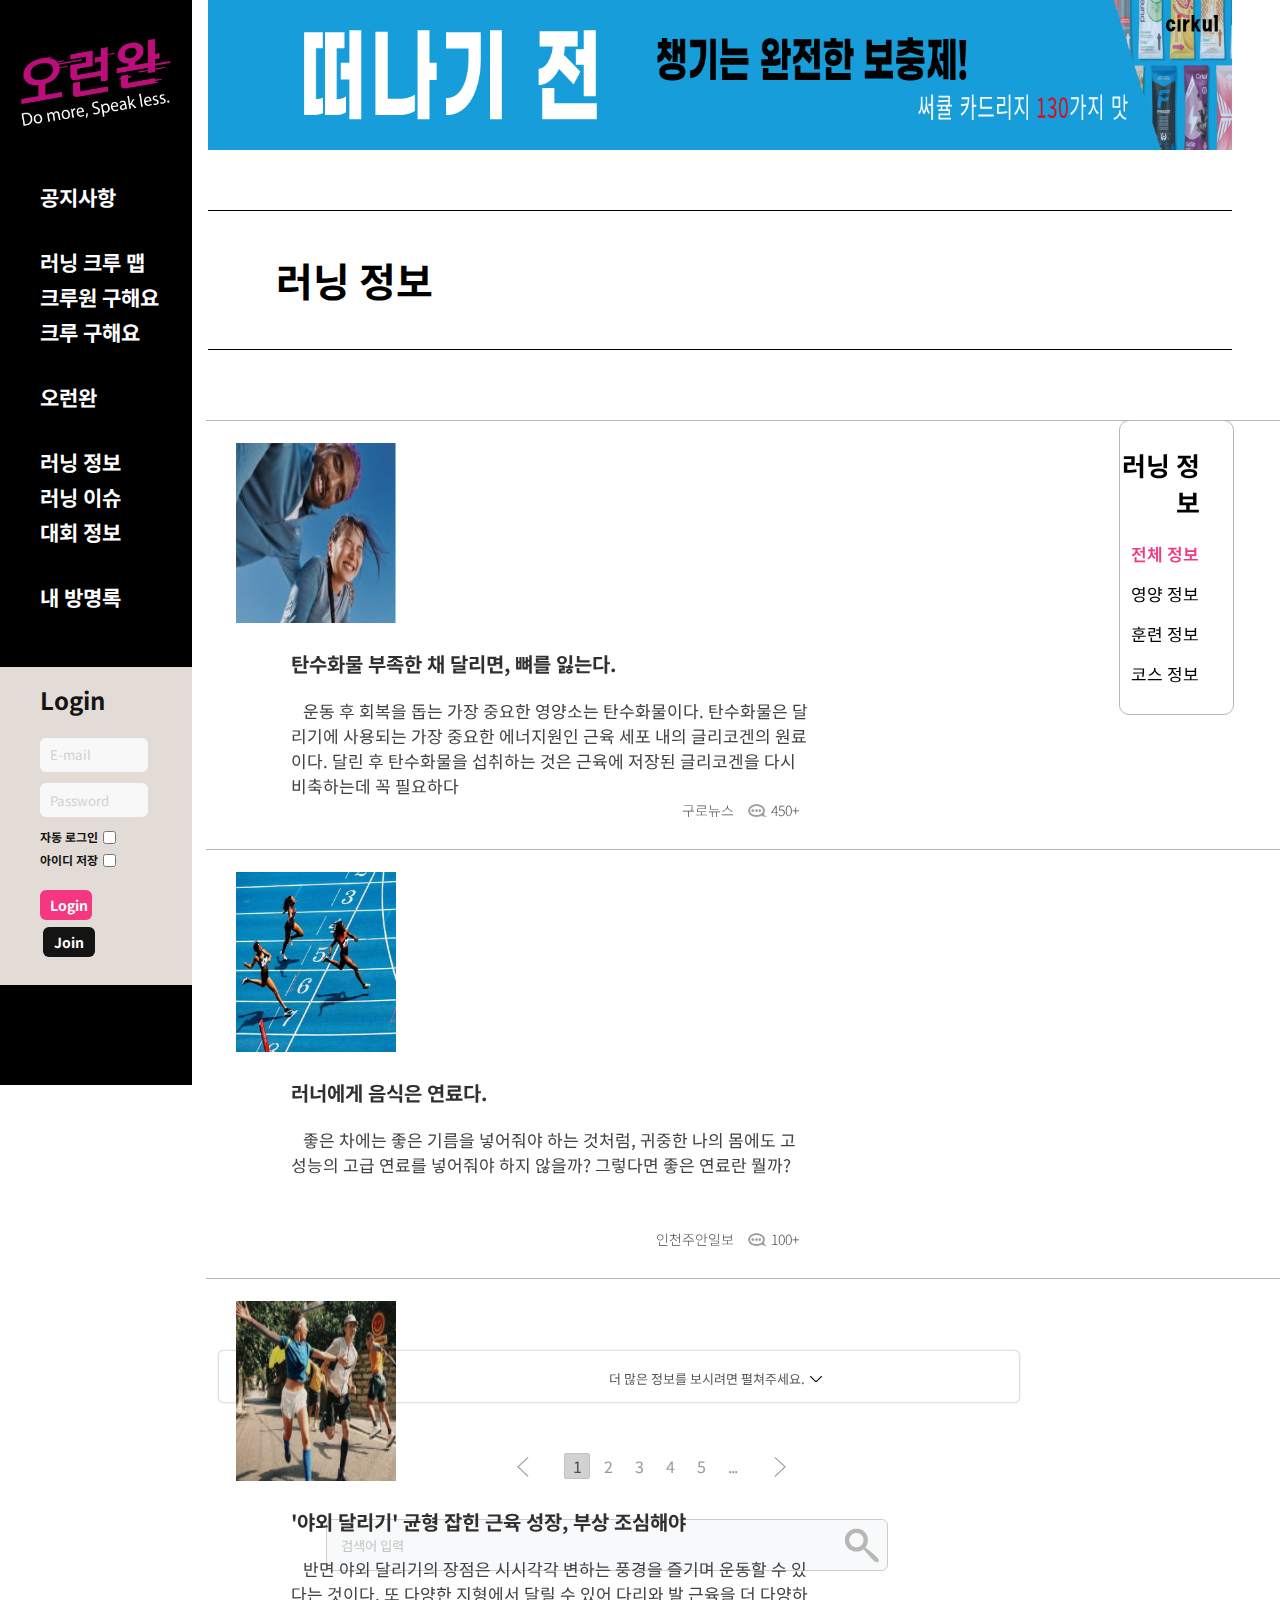
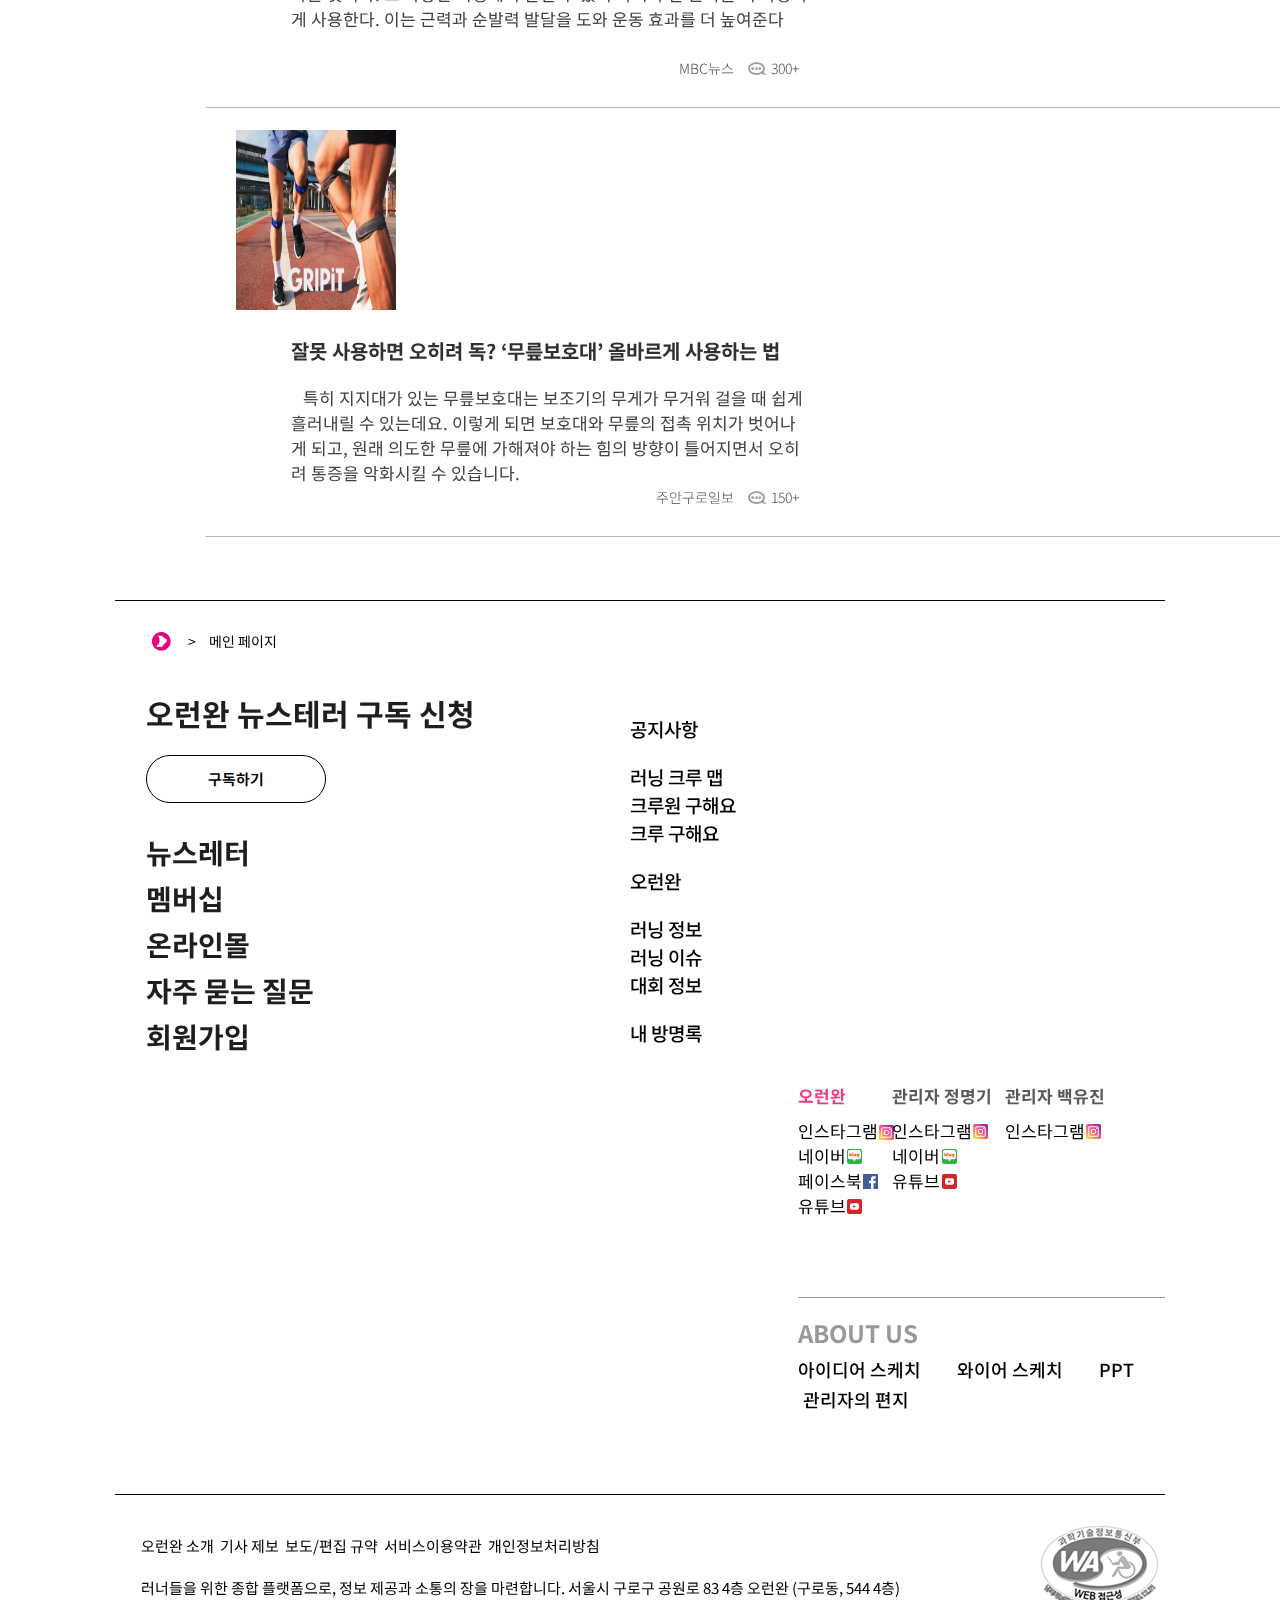
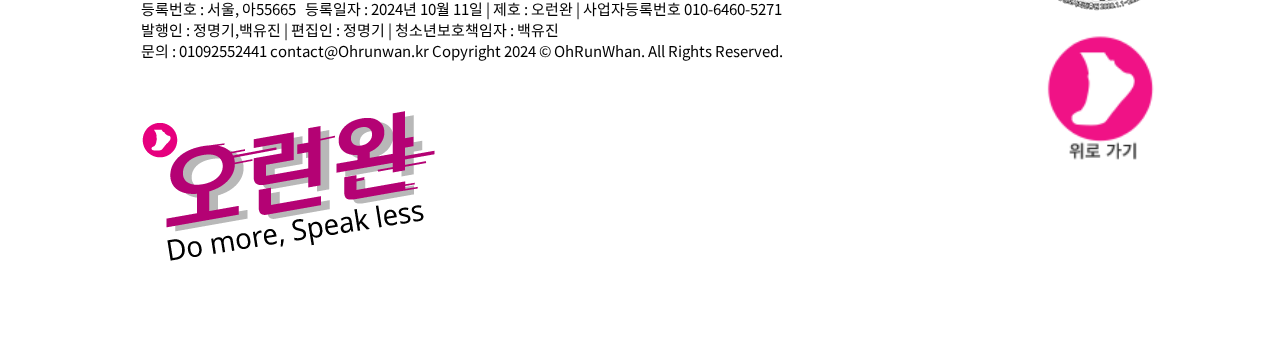
<file: runninginfo.html>
<!DOCTYPE html>
<html lang="en">
<head>
    <meta charset="UTF-8">
    <meta name="viewport" content="width=device-width, initial-scale=1.0">
    <link rel="stylesheet" type="text/css" href="css/mainpage.css">
    <link rel="shortcut icon" href="images/320x150logo.png" type="image/x-icon">
    <title>오런완 - "러닝 정보"</title>
</head>
<body>
    <div id="runninginfo">
        <div id="wrap1">

            <h1 title="오런완" ><a href="index.html"><img src="images/realLogo.png" alt="오런완 로고"></a></h1>

            <nav id="lnb">
                <ul>
                    <li class="bar">
                        <a href="notice.html">공지사항</a>
                    </li>
                    <li class="bar" title="aboutrunningcrew">
                        <a href="runningcrewmap.html">러닝 크루 맵</a>
                        <a href="lookingforcrewmem.html">크루원 구해요</a>
                        <a href="lookingforcrew.html">크루 구해요</a>
                    </li>
                    <li class="bar">
                        <a href="ohrunwan.html">오런완</a>
                    </li>
                    <li class="bar">
                        <a href="runninginfo.html">러닝 정보</a>
                        <a href="runningissue.html">러닝 이슈</a>
                        <a href="info_contest.html">대회 정보</a>
                    </li>
                    <li class="bar">
                        <a href="guestbook.html">내 방명록</a>
                    </li>
                    <li class="bar formBar">
                        <h2>Login</h2>
                            <form method="post" autocomplete="off" action="dustinjung.dothome.co.kr" id="loginForm">
                                
                                    <input type="text" id="navId" name="navId" required  maxlength="30" placeholder="E-mail">
                                    <input type="password" id="navPassword" name="navPassword" required  maxlength="30" placeholder="Password">

                                    <div class="check_box">

                                    <label for=autoLogin>자동 로그인<input type="checkbox" name="autoLogin" id="autoLogin"></label>
                                    <label for=saveId>아이디 저장<input type="checkbox" name="saveId" id="saveId"></label>
                                    <!--<label for=savePassword>비밀번호 기억<input type="checkbox" name="savePassword" id="savePassword"></label> -->
                                    </div>
                                    <input type="submit" name="navSubmit" id="navSubmit" value="Login">
                                    <button type="button" class="navJoin" onclick="location.href='join.html'">Join</button>
                                </form>
                    </li>
                </ul>
            </nav>
        </div>



        <div id="wrap2">
            <div class="banner">
                <a href="error404.html"><img src="images/realourbanner.png" alt="오런완 광고 배너"></a>
            </div>

            <div class="mainbox">

                <h2 title="러닝 정보 게시판">러닝 정보</h2>

                <div class="col1">
                    <ul class="infoUl">
                        <li>
                            <a href="error404.html">
                                <img src="images/180x135x4.jpg" alt="러닝 정보 썸네일 1번">
                                    
                                <div class="ujin2">
                                    <h3> 탄수화물 부족한 채 달리면, 뼈를 잃는다. </h3>
                                    <P>&nbsp;&nbsp;&nbsp;운동 후 회복을 돕는 가장 중요한 영양소는 탄수화물이다. 탄수화물은 달리기에 사용되는 가장 중요한 에너지원인 근육 세포 내의 글리코겐의 원료이다. 달린 후 탄수화물을 섭취하는 것은 근육에 저장된 글리코겐을 다시 비축하는데 꼭 필요하다
                                        
                                    </p>

                                    <div class="ujin">
                                    <span>구로뉴스</span>
                                    <img src="images/comment.png" width="19" height="19" alt="comment 사진">
                                    <span>  450+ </span>
                                    </div>
                                    
                                </div>
                            </a>
                        </li>
                            
                        <li>
                            <a href="error404.html">
                                <img src="images/issue1.jpg" alt="러닝 정보 썸네일 2번">
                                <div class="ujin2">
                                    <h3> 러너에게 음식은 연료다.
                                    </h3>
                                    <P>&nbsp;&nbsp;&nbsp;좋은 차에는 좋은 기름을 넣어줘야 하는 것처럼, 귀중한 나의 몸에도 고성능의 고급 연료를 넣어줘야 하지 않을까? 그렇다면 좋은 연료란 뭘까?
                                    </p>
                                    
                                    <div class="ujin">
                                    <span>인천주안일보</span>
                                    <img src="images/comment.png" width="19" height="19" alt="comment 사진">
                                    <span>  100+ </span>
                                    </div>
                                    
                                </div>
                            </a>
                        </li> 
                                
                        <li>
                            <a href="error404.html">
                                <img src="images/180x135x10.jpg" alt="러닝 정보 썸네일 3번">
                                <div class="ujin2">
                                    <h3> '야외 달리기' 균형 잡힌 근육 성장, 부상 조심해야</h3>
                                    <P>&nbsp;&nbsp;&nbsp;반면 야외 달리기의 장점은 시시각각 변하는 풍경을 즐기며 운동할 수 있다는 것이다. 또 다양한 지형에서 달릴 수 있어 다리와 발 근육을 더 다양하게 사용한다. 이는 근력과 순발력 발달을 도와 운동 효과를 더 높여준다
                                    </p>
                                    
                                    <div class="ujin">
                                    <span>MBC뉴스</span>
                                    <img src="images/comment.png" width="19" height="19" alt="comment 사진">
                                    <span>  300+ </span>
                                    </div>
                                    
                                </div>
                            </a>
                        </li>

                        <li>
                            <a href="error404.html">
                                <img src="images/180x135xboho.webp" alt="러닝 정보 썸네일 4번">
                                <div class="ujin2">
                                    <h3>잘못 사용하면 오히려 독? ‘무릎보호대’ 올바르게 사용하는 법
                                        </h3>
                                    <P>&nbsp;&nbsp;&nbsp;특히 지지대가 있는 무릎보호대는 보조기의 무게가 무거워 걸을 때 쉽게 흘러내릴 수 있는데요. 이렇게 되면 보호대와 무릎의 접촉 위치가 벗어나게 되고, 원래 의도한 무릎에 가해져야 하는 힘의 방향이 틀어지면서 오히려 통증을 악화시킬 수 있습니다.
                                    </p>
                                    
                                    <div class="ujin">
                                    <span>주안구로일보</span>
                                    <img src="images/comment.png" width="19" height="19" alt="comment 사진">
                                    <span>  150+ </span>
                                    </div>
                                    
                                </div>

                                <div class="unvisible"></div>
                            </a>
                        </li>

                    </ul>


                    <div class="moreInfos" onclick="plzwork1()">
                        <span>더 많은 정보를 보시려면 펼쳐주세요.</span>
                        <div class="Arae"></div>
                    </div>

                    <div class="infoUl2">

                            <ul class="infoUl2real">
                                <li>
                                    <a href="error404.html">
                                        <img src="images/180x135x9.jpg" alt="러닝 정보 썸네일 5번">
                                        <div class="ujin2">
                                            <h3> 서울시 운영 ‘MZ세대 러닝크루’…“광화문서 달리면 시민 모두 친구”</h3>
                                            <P>&nbsp;&nbsp;&nbsp;코로나19 엔데믹(감염병의 풍토병화) 이후 야외활동이 활발해진 요즘, 엠제트(MZ)세대를 중심으로 러닝크루(달리기 동호회) 모임이 새로운 생활체육 문화로 자리 잡고 있다. 
                                                이에 맞춰 서울시에서도 시민 누구나
                                            </p>
                                            
                                            <div class="ujin">
                                            <span>서울연합뉴스</span>
                                            <img src="images/comment.png" width="19" height="19" alt="comment 사진">
                                            <span>  300+ </span>
                                            </div>
                                        </div>

                                        
                                    </a>
                                </li>
    
                                <li>
                                    <a href="error404.html">
                                        <img src="images/180x135x8.jpg" alt="러닝 정보 썸네일 6번">
                                        <div class="ujin2">
                                                <h3> ‘런라니’가 되지 말자… ‘민폐’ 막을 자정 노력</h3>
                                                <p>
                                                    &nbsp;&nbsp;&nbsp;젊은이들의 러닝크루 활동이 늘어나면서 일각에서는 곱지 않은 시선도 있다. 여러 사람이 단체로 달리다 보니 주변 시민이나 행인들 입장에서는 불편함을 느끼는 상황이 종종 생긴다. 
                                                    단체로 뛰면서 자전거 도로나 보도
                                                </p>

                                            <div class="ujin">
                                            <span>kbs일보</span>
                                            <img src="images/comment.png" width="19" height="19" alt="comment 사진">
                                            <span>  250+ </span>
                                            </div>
                                            
                                        </div>
                                    </a>
                                </li> 
                                        
                                <li>
                                    <a href="error404.html">
                                        <img src="images/180x135x7.jpg" alt="러닝 정보 썸네일 7번">
                                        <div class="ujin2">
                                            <h3>광화문광장·반포공원 함께 달려요…'7979 서울 러닝크루'</h3>
                                            <P>
                                                &nbsp;&nbsp;&nbsp;지난달 13일부터 매주 목요일 오후 7시부터 2시간 동안 광화문광장 육조마당과 반포시민한강공원 
                                                달빛광장에서는 달리기를 즐기는 시민들을 쉽게 목격할 수 있다. 서울시민 누구나 참여 가능한 '
                                            </p>
                                            
                                            <div class="ujin">
                                            <span>구로주안일보</span>
                                            <img src="images/comment.png" width="19" height="19" alt="comment 사진">
                                            <span> 100+ </span>
                                            </div>
                                            
                                        </div>
                                    </a>
                                </li>
    
                                <li>
                                    <a href="error404.html">
                                        <img src="images/3180x135x2.jpg" alt="러닝 정보 썸네일 8번">
                                        <div class="ujin2">
                                            <h3> 러닝인구 천만…건강하게 달리고 싶다면? 푸마 러닝화, 美 족부의학협회 기능성 인증 취득</h3>
                                                
                                            <P>&nbsp;&nbsp;&nbsp;APMA로부터 'CUSH + RIGID MIDFOOT & EXTREME ROCKER' 마크를 받은 '매그맥스 나이트로'는 신형 나이트로 폼(NITRO FOAM™)을 적용, 
                                                발 건강에 최적화된 부드러운 쿠셔닝과 단단한 지지력의 조화를 통해 러닝 시 자연스러운 발의 움직임을 돕는다.
                                            </p>
                                            
                                            <div class="ujin">
                                            <span>MBC뉴스</span>
                                            <img src="images/comment.png" width="19" height="19" alt="comment 사진">
                                            <span>  400+ </span>
                                            </div>
                                            
                                        </div>

                                    </a>
                                    
                                </li>
    
                            </ul>

                            <div class="moreInfos2">
                                <span>다시 접으시려면 클릭해 주세요.</span>
                                <div class="Arae"></div>
                            </div>

                            


                    </div>

                    <div class="underbarWrapper">
                        <ul class="underbar">
                            <li><a href="error404.html" class="prev"><img src="images/previous.png" alt="이전 페이지"></a></li>
                            <li><a class=onpage href="error404.html">1</a></li>
                            <li><a href="error404.html">2</a></li>
                            <li><a href="error404.html">3</a></li>
                            <li><a href="error404.html">4</a></li>
                            <li><a href="error404.html">5</a></li>
                            <li><a href="error404.html">...</a></li>
                            <li><a href="error404.html" class="prev"><img src="images/next.png" alt="다음 페이지"></a></li>
                        </ul>
                    </div>

                    <form action="dustinjung.dothome.co.kr/lookingforcrewmem.html" method="get" class="searchform">
                        <label>
                            <input class="serch-box" type="text" name="search-box" placeholder="검색어 입력">
                        </label>
                        <button class="search-btn" type="submit"><img src="images/dotbogi.png" alt="검색 돋보기 사진"></button>
                    </form>


                </div>

                <div class="col2">
                    <div class="tap2wrap">
                        <h3>러닝 정보</h3>
                        <ul class="tap1">
                            <li><a href="runninginfo.html">전체 정보</a></li>
                            <li><a href="error404.html">영양 정보</a></li>
                            <li><a href="error404.html">훈련 정보</a></li>
                            <li><a href="error404.html">코스 정보</a></li>
                        </ul>
                    </div>
                </div>
            </div>
        </div>
    </div>

 
    <footer>
        <div class="inner">
            <div class="footerlogo">
                <img src="images/bullet35.png" alt="footer 불릿입니다.">
                <div><span>></span> 메인 페이지</div>
            </div>
            <div class="footerfloat1">
                <strong>오런완 뉴스테러 구독 신청</strong>
                <button type="submit" id="newsletterSubBtn" class="btn" onclick="">구독하기</button>
                <ul class="linklist">
                    <li><a href="error404.html">뉴스레터</a></li>
                    <li><a href="error404.html">멤버십</a></li>
                    <li><a href="error404.html">온라인몰</a></li>
                    <li><a href="error404.html">자주 묻는 질문</a></li>
                    <li><a href="join.html">회원가입</a></li>
                </ul>
            </div>
            <div class="footerfloat3">
                <ul class="footernav">
                    <li class="bar1">
                        <a href="notice.html">공지사항</a>
                    </li>
                    <li class="bar1">
                        <a href="runningcrewmap.html">러닝 크루 맵</a>
                        <a href="lookingforcrewmem.html">크루원 구해요</a>
                        <a href="lookingforcrew.html">크루 구해요</a>
                    </li>
                    <li class="bar1">
                        <a href="ohrunwan.html">오런완</a>
                    </li>
                    <li class="bar1">
                        <a href="runninginfo.html">러닝 정보</a>
                        <a href="runningissue.html">러닝 이슈</a>
                        <a href="info_contest.html">대회 정보</a>
                    </li>
                    <li class="bar1">
                        <a href="guestbook.html">내 방명록</a>
                    </li>
                </ul>
            </div>

            <div class="footerfloat2wrapper">
                <div class="footerfloat2">
                    <div class="item itmewidth item1">
                        <strong style="color:rgb(245, 55, 129);">오런완</strong>
                        <div><a href="#">인스타그램</a></div>
                        <div><a href="#">네이버</a></div>
                        <div><a href="#">페이스북</a></div>
                        <div><a href="#">유튜브</a></div>
                    </div>
                    <div class="item item2">
                        <strong>관리자 정명기</strong>
                        <div><a href="https://www.instagram.com/dustinjung_/" class="dustinjunggg">인스타그램</a></div>
                        <div><a href="https://blog.naver.com/gosoomdoce">네이버</a></div>
                        <div><a href="https://www.youtube.com/@GangOrDie">유튜브</a></div>
                    </div>
                    <div class="item item3">
                        <strong>관리자 백유진</strong>
                        <div><a href="https://www.instagram.com/d_aisy_ji/" class="yujinnn">인스타그램</a></div>
                    </div>
                </div>
                <div class="underthefloat2">
                    <div>
                        <strong>ABOUT US</strong>
                        <div class=""><a href="javascript:void(0)" class="firstman crewmap1">아이디어 스케치</a></div>
                        <div><a href="#" class="crewmap2">와이어 스케치</a></div>
                        <div><a href="#" class="crewmap3">PPT</a></div>
                        <div class="lastman1" class=""><a href="#" class="lastman2 crewmap4">관리자의 편지</a></div>
                    </div>
                </div>
            </div>
            </div>

            <div class="inner inner2">
            <address>
            오런완 소개&nbsp; 기사 제보&nbsp;
            보도/편집 규약&nbsp;
            서비스이용약관&nbsp;
            개인정보처리방침<br><br>

            러너들을 위한 종합 플랫폼으로, 정보 제공과 소통의 장을 마련합니다.

            서울시 구로구 공원로 83 4층 오런완 (구로동, 544 4층)<br>
            등록번호 : 서울, 아55665 &nbsp; 등록일자 : 2024년 10월 11일
            | 제호 : 오런완 | 사업자등록번호 010-6460-5271<br>
            발행인 : 정명기,백유진 | 편집인 : 정명기 | 청소년보호책임자 : 백유진<br>
            문의 : 01092552441 contact@Ohrunwan.kr Copyright 2024 © OhRunWhan. All Rights Reserved.
            </address>
            <a class="inner2a" href="https://www.wa.or.kr/board/list.asp?BoardID=0006"><img src="images/inzungmark.png" alt="한국장애인단체총연합회 한국웹접근성인증평가원 웹 접근성 우수사이트 인증마크(WA인증마크)를 그냥 사이트 들어가서 따 온다음 흑백으로 전환한 것. 인증을 받진 않았음."></a>
            <a href="index.html" class="footerlogoo"><img src="images/320x150logo.png" alt="오런완 로고"></a>
            <a href="#" class="alinkbullet"><img src="images/alinkbullet.png" alt="페이지 상단 버튼"></a>
            </div>
</footer>

<div class="modal modalhidden" >
    <div id="mainmodal" class="modalback modal3"></div>
    <div id="mainmodalcont" class="modal2 mainmodalcontents">
        <h4>러닝 정보 게시판 아이디어 스케치</h4>
        <img src="images/runninginfo/1.png" alt=" mainmodal1">
        <p> 러닝 정보 게시판 아이디어 스케치 입니다.
            
            러닝에 관한 정보들을 기사형태로 쓴 페이지를 나타내고자 하였습니다.

            - <strong>정명기 , 백유진</strong>            
    
        </p>
        <a href="index.html"><img src="images/320x150logo.png" alt="오런완 로고" class="modallogo"></a>
    </div>
    </div>
    
    <div class="modal modalhidden2" >
        <div id="mainmodal" class="modalback2 modal3"></div>
        <div id="mainmodalcont" class="modal2 mainmodalcontents2">
            <h4> 러닝 정보 게시판 와이어 스케치</h4>
            <img src="images/runninginfo/2.jpg" alt=" mainmodal1">
            <p> 오런완 게시판과는 다르게, 사진 크기적인 측면에서 조금 작아졌네요!

                이 페이지의 디자인은 백유진님이 하셨습니다.

                기사를 더보기하면 나오는 것이나, 우측에 sub navi가 따라다니는 아이디어도 유진님의 생각이었으나,

                그것의 구현은 제가 했습니다.

                - <strong>정명기</strong>
    
    
                뭐라 그래야 될까.
    
                생각하고 말하겠습니다. 
    
                - <strong>백유진</strong>
            </p>
            <a href="index.html"><img src="images/320x150logo.png" alt="오런완 로고" class="modallogo"></a>
        </div>
        </div>
    
        <div class="modal modalhidden3" >
            <div id="mainmodal" class="modalback3 modal3"></div>
            <div id="mainmodalcont" class="modal2 mainmodalcontents3">
                <h4> 전체 PPT</h4>
                <img src="images/ppt/01.jpg" alt=" mainmodal1">
                <img src="images/ppt/02.jpg" alt=" mainmodal1">
                <img src="images/ppt/03.jpg" alt=" mainmodal1">
                <img src="images/ppt/04.jpg" alt=" mainmodal1">
                <img src="images/ppt/05.jpg" alt=" mainmodal1">
                <img src="images/ppt/06.jpg" alt=" mainmodal1">
                <img src="images/ppt/07.jpg" alt=" mainmodal1">
                <img src="images/ppt/08.jpg" alt=" mainmodal1">
                <img src="images/ppt/09.jpg" alt=" mainmodal1">
                <img src="images/ppt/10.jpg" alt=" mainmodal1">
                <img src="images/ppt/11.jpg" alt=" mainmodal1">
                <img src="images/ppt/12.jpg" alt=" mainmodal1">
                <img src="images/ppt/13.jpg" alt=" mainmodal1">
                <img src="images/ppt/14.jpg" alt=" mainmodal1">
                <img src="images/ppt/15.jpg" alt=" mainmodal1">
                <img src="images/ppt/16.jpg" alt=" mainmodal1">
                <img src="images/ppt/17.jpg" alt=" mainmodal1">
                <img src="images/ppt/18.jpg" alt=" mainmodal1">
                <img src="images/ppt/19.jpg" alt=" mainmodal1">
                <img src="images/ppt/20.jpg" alt=" msainmodal1">
                <img src="images/ppt/21.jpg" alt=" mainmodal1">
                <img src="images/ppt/22.jpg" alt=" mainmodal1">
                <img src="images/ppt/23.jpg" alt=" mainmodal1">
                <img src="images/ppt/24.jpg" alt=" mainmodal1">
                <img src="images/ppt/25.jpg" alt=" mainmodal1">
                <img src="images/ppt/26.jpg" alt=" mainmodal1">
                <p> PPT의 경우, 구상은 함께 했지만 제작은 팀원인 백유진님의 비중이 컸었네요.
    
                    한정된 시간 속에서, 역할 분배를 하느라 어쩔수가 없었습니다.
    
                    저는 코딩에 비중을, 팀원인 백유진님은 디자이닝의 비중을 둔 프로젝트였습니다.
                    
                    - <strong>정명기</strong>
        
        
                    뭐라 그래야 될까.
        
                    생각하고 말하겠습니다. 
        
                    - <strong>백유진</strong>
                </p>
                <a href="index.html"><img src="images/320x150logo.png" alt="오런완 로고" class="modallogo"></a>
            </div>
            </div>   
    
            <div class="modal modalhidden4" >
                <div id="mainmodal" class="modalback4 modal3"></div>
                <div id="mainmodalcont" class="modal2 mainmodalcontents4">
                    <h4> 관리자의 편지</h4>
                    <img src="images/mainpage/mainsilsa.jpg" alt=" mainmodal1">
                    <h4>러닝 정보 페이지를 제작하며..</h4>
    
                    <p class="messagemodal"> 
                        오른쪽 sub nav의 구현은 sticky로 처리하였으며,

                        앞선 페이지에서 겉핥기로 독학한 바닐라 javascript를 통해서,

                        게시판 더보기 버튼을 클릭하면 추가적인 게시판이 나오고,

                        다시 닫는 기능을 추가 하였으며,

                        이 페이지를 만들면서 serach 창의 구현과 디자인, 돋보기 클릭 button의 구현과 디자인,
                        
                        그리고 페이지의 숫자를 나타내는 것들을 만들어서 다른 페이지에 모두 추가했었습니다.

                        구현은 제가 했었으나, 디자인적인 측면에서는 모두 팀원인 백유진님의 도움이 있었습니다.

                        script를 못쓰는 상황에서, 어떻게 하면 search바와 버튼이 일괄적이고 동일 선상의 디자인을 가지게 만들까?

                        라는 고민을 했었던 페이지였습니다!



                        - <strong>정명기</strong>

            
                        뭐라 그래야 될까.
            
                        생각하고 말하겠습니다. 
            
                        - <strong>백유진</strong>
    
                        
                    </p>
    
                    <h4> 1차 프로젝트를 진행하며..</h4>
    
                    <p> 1차 프로젝트에서 얻은 것들이 정말 많습니다. 
    
                        웹 디자인과 코딩 입문을 학원에서 시작해서,
    
                        1달 간 일러스트, 포토샵, html과 css의 기본을 배우고 시작한 프로젝트 오런완.
    
                        약 4주간의 기간동안 열심히 만들었는데요, 이 프로젝트 기간동안
    
                        코딩적 생각에 있어서 획기적인 발전을 이뤘다고 생각합니다.

                        가장 주된 목적은, 1달간 배운 모든 걸 활용하자는 생각이었습니다.
    
                        머릿속에 떠오른 구성들을 다른 페이지를 참조하지 않고 구현해냈던 과정 속에서,
    
                        정말 여러가지 시도가 있었고, html과 css도 여러번 수정을 거치며,
    
                        페이지를 만든 시간적 서순에 따라 실력 발전을 느꼈습니다.

                        시간적인, 그리고 역할적인 문제들 때문에 둘 다 동등한 겸업을 했지만,

                        아무래도 저는 코딩쪽에, 팀원인 백유진님은 디자인쪽에 더 치중했던 프로젝트가 아니었나 생각됩니다.

                        물론 둘 다 코딩과 디자인을 넘나 들며 프로젝트를 진행했지만요.

                        디자인적인 측면에서 저 스스로의 부족함을 많이 느끼기도 했습니다.

                        팀원인 백유진님에게서 디자인 감각을 많이 배우기도 하는 시간이었네요.
    
                        이 소중한 경험을 토대로 2차 프로젝트도 제대로 뽑아내야 겠단 욕심이 듭니다.

                        아, 그리고 회원가입 페이지 관리자의 편지에는 404페이지와 footer에 관한 내용도 있으니 잊지 말고 봐주시면 감사하겠습니다!
    
                        저희의 결과물을 봐주셔서 감사합니다!
                        
                        - <strong>정명기</strong>

                        
    
                        뭐라 그래야 될까.
            
                        생각하고 말하겠습니다. 
            
                        - <strong>백유진</strong>
    
                    </p>
                    <a href="index.html"><img src="images/320x150logo.png" alt="오런완 로고" class="modallogo"></a>
                </div>
                </div>

<script src="css/master.js"></script>
<script src="css/ohrunwan.js"></script>
</body>
</html>
</file>
<file: css/mainpage.css>
@import url('https://fonts.googleapis.com/css2?family=Noto+Sans+KR:wght@100..900&display=swap');

*{margin:0; padding:0;}

body{
    color: black;
    font-size: 17px;
    background: rgba(242,242,242,0.4);
    /* background: linear-gradient(90deg, rgb(74, 65, 100), rgba(242,242,242, 0.6) 21% ); */
}
ul,ol{
    list-style: none !important;
}
a{
    text-decoration: none;
    display: block;
    color: inherit;
}
img{
    vertical-align: top;
}
body, input, textarea, button{
    font-family: "Noto Sans KR", serif !important;
    border: none;
    background: none;
}


/*최상단 아이디들*/

#mainPage,
#runningCrewMap,
#lookingforcrewmem,
#lookingforcrew,
#ohrunwan,
#info_contest,
#guestbook,
#runningissue,
#notice,
#runninginfo,
#join{
    width: 100%;
    float: left;
}

#wrap1{
    width: 15%;
    position: sticky !important;
    display: flex;
    left: 0px;
    top: 0px;
    flex-wrap: wrap;
    float: left;
    flex-direction: column;
    background: black;
    text-align: left;
    
    
}


#wrap2{
    width: 80%;
    /* background: cyan; */
    float: right;
    margin: 0 48px 200px 0;
    
    
}
#join #wrap2{
    width: 100%;
    float:none;
    overflow: hidden;
    margin: 0px 0 300px 0;

}

/*footer*/

footer{
    width: 100%;
    clear: both;
    box-sizing: border-box;
    color: #000;
    padding-top: 80px;
    outline: none;
}

.inner{
    padding: 20px 0 0 2%;
    border-top: 1px solid #000;
    width:80%;
    margin: 0 auto;
    position: relative;
    overflow: hidden;
}

.footerlogo{
    padding: 10px 0 30px 5px;
    margin: 0 0 10px 0;
    box-sizing: border-box;
    overflow: hidden;
    font-size: 14px;
}

.footerlogo > img{
    display: inline-block;
    width: 20px;
    height: 20px;
    margin: 0 14px 0 5px;
}
.footerlogo > div{
    display: inline-block;
    line-height:20px;
}
.footerlogo > div > span{
    margin-inline-end: 10px;
    display: inline-block;
}
.footerfloat1{
    float: left;
    max-width: 55%;
    padding: 0 0 0 0px;
}
.footerfloat1 strong{
    display: block;
    margin-bottom: 20px;
    font-size: 30px;
    font-weight: bold;
    color: #1f1e1e;
    padding: 0 0 0 5px;
}
.footerfloat1 #newsletterSubBtn{
    min-width: 180px;
    display: inline-block;
    position: relative;
    vertical-align: middle;
    max-width: 100%;
    height: 48px;
    padding: 0 30px;
    font-weight: 600;
    border: 1px solid #000;
    border-radius: 24px;
    color: #000;
    text-align: center;
    line-height: 46px;
    background: #fff;
    cursor: pointer;
    white-space: nowrap;
    user-select: none;
    font-size: 15px;
    transition: all 0.3s ease-in;
    margin: 0 0 0 5px;
}
.footerfloat1 #newsletterSubBtn:hover{
    background: black;
    color: white;
}
.footerfloat3{
    float: left;
    width: 30%
}
.footernav{
    font-weight: 500;
    padding: 20.5px 0 0 49%;
    margin: 3px 0 5px 0;
    font-size: 19px;
}
.footernav a{
    display: block;
    transition: all 0.3s ease-in;
    padding: 0 0 1px 5px;
}

.footernav a:hover{
    color:rgb(245, 55, 129);
    background: black;
}
.footernav .bar1{
    margin-bottom: 20px;
}
.linklist{
    font-size: 28px;
    font-weight: bold;
    margin: 26px 0 0 0;
}
.linklist > li > a{
    display: block;
    padding: 3px 0 3px 5px;
    transition: all 0.3s ease-in;
    color: #1f1e1e;
}
.linklist > li > a:hover{
    color:rgb(245, 55, 129);
    background: black;
}
.footerfloat2wrapper{
    width:45%;
    float:right;
    
}
.footerfloat2{
    width: 87%;
    font-weight: 400;
    display: flex;
    flex-wrap: wrap;
    flex-direction: row;
    justify-content: space-between;
    align-content: space-around;
    padding: 3% 0 0 20.5%;
    overflow-wrap: break-word;
    word-break: keep-all;
    box-sizing: border-box;
    margin: 3px 0 5px 0;
}
.item > strong{
    margin: 0 0 10px 0;
    display: block;
    font-size: 17px;
    color: #595959;
}

.item > div > a{
    transition: all 0.2s ease-in;
}
.dustinjunggg,
.yujinnn{
    color: black;
}
.item > div > a:hover{
    color:rgb(245, 55, 129);
}
.item1 > div:nth-child(2) > a,
.item2 > div:nth-child(2) > a,
.item3 > div:nth-child(2) > a{
    position: relative;
}
.item1 > div:nth-child(2) > a:before,
.item2 > div:nth-child(2) > a:before,
.item3 > div:nth-child(2) > a:before{
    content: '';
    width: 21px;
    height: 21px;
    background: url(../images/instagram.png)no-repeat 0 0;
    position: absolute;
}
.item1 > div:nth-child(2) > a:before{
    top: 18%;
    right: -25%;
}
.item2 > div:nth-child(2) > a:before,
.item3 > div:nth-child(2) > a:before{
    top: 16%;
    right: 0%;
}
.item1 > div:nth-child(3) > a,
.item2 > div:nth-child(3) > a{
    position: relative;
}
.item1 > div:nth-child(3) > a:before,
.item2 > div:nth-child(3) > a:before{
    content: '';
    width: 21px;
    height: 21px;
    background: url(../images/naverblog.png)no-repeat 0 0;
    position: absolute;
}
.item1 > div:nth-child(3) > a:before{
    top: 14%;
    right: 15%;
}
.item2 > div:nth-child(3) > a:before{
    top: 14%;
    right: 31%;
}
.item1 > div:nth-child(4) > a,
.item2 > div:nth-child(4) > a{
    position: relative;
}
.item1 > div:nth-child(4) > a:before,
.item2 > div:nth-child(4) > a:before{
    content: '';
    width: 21px;
    height: 21px;
    position: absolute;
}
.item1 > div:nth-child(4) > a:before{
    right: -5%;
    top: 14%;
    background: url(../images/facebook.png) no-repeat 0 0;
}
.item2 > div:nth-child(4) > a:before{
    top: 14%;
    right: 31%;
    background: url(../images/youtube.png) no-repeat 0 0;
}
.item1 > div:nth-child(5) > a{
    position: relative;
}
.item1 > div:nth-child(5) > a:before{
    content: '';
    width: 21px;
    height: 21px;
    top: 14%;
    right: 15%;
    background: url(../images/youtube.png) no-repeat 0 0;
    position: absolute;
}
.underthefloat2{
    width: 100%;
    font-weight: 400;
    overflow-wrap: break-word;
    word-break: keep-all;
    box-sizing: border-box;
    padding: 20% 0 0 20.5%;
}
.underthefloat2 > div{
    position: relative;
}
.underthefloat2 > div:before{
    content: '';
    width: 125%;
    height: 1px;
    background: #999;
    position: absolute;
    top: -18px;
}
.underthefloat2 > div > strong{
    color: #999;
    display: block;
    margin: 0px 0 4px 0;
    font-size: 24px;
}
.underthefloat2 > div > div{
    display: inline-block;
    padding: 0px 6% 0 0px;
    font-weight: 500 !important;
    font-size: 18px;
}
.underthefloat2 > div > div > a{
    display: inline-block;
    padding: 2px 5px;
}
.underthefloat2 > div > div > a:hover{
    color: #777;
}
.firstman{
    padding: 2px 5px 2px 0 !important;
}

.lastman2{
    padding:  2px 0px 2px 5px !important; 
}
.inner2{
    margin: 80px auto 0;
    position: relative;
}

footer address{
    padding: 20px 0 0 0;
    max-width: 80%;
    font-weight:400;
    font-size: 15px;
    font-style:normal !important;
}
.inner2 > .inner2a > img{
    width: 100%;
}
.inner2 > .inner2a{
    position: absolute;
    right: 0;
    top: 30px;
    width:130px;
}
.alinkbullet > img{
    width: 100%;
}
.alinkbullet{
    position: absolute;
    right: 0;
    top: 140px;
    width:130px;
}
.inner2 > .footerlogoo{
    display: inline-block;
    margin: 50px 0 100px 0;
    position: relative;
}
.inner2 > .footerlogoo:before{
    content:'';
    position: absolute;
    top: 10px;
    left: 0;
    background: url(../images/bullet35.png)no-repeat 0 0;
    width: 37px;
    height: 37px;
    /*transition: all .8s ease;*/
}
@keyframes gangster{
    0%{
        transform: 0 0;
    }
    35%{
        top: -20%;
        scale: 1.25 1.25;
    }
    100%{
        transform: rotate(360deg);
        top: 10%;
        left: 100%;
        scale: 1.5 1.5;
        opacity: 0;
    }
}
.inner2 > .footerlogoo:hover:before{
    /*transform: rotate(360deg);
    translate: 30px 50px;
    scale: 1.5 1.5;
    visibility: hidden;
    opacity: 0;*/
    animation-name: gangster;
    animation-duration: 1.5s;
    animation-iteration-count: infinite;
}
/**/

/**/


#float1, #float2, #float3, #float4, #float5, #float6{
    border: 1px solid #ccc;
    margin-bottom: 30px;
}

.tap1wrap, .tap2wrap, .tap3wrap, .tap4wrap, .tap5wrap, .tap6wrap{
    border: 1px solid rgb(183, 183, 183);
    width:100%;
    margin-bottom: 30px;
}


/**/

/* 서브페이지 공통 */


#mainPage .mainbox .col1
{
    width: 69%;
    /* background: pink; */
    float: left;
}

#mainPage .mainbox .col2{
    width: 28%;


    /* background: lightblue; */
    float: right;
    
}

#lookingforcrew .mainbox,
#ohrunwan .mainbox,
#runningCrewMap .mainbox,
#lookingforcrewmem .mainbox,
#info_contest .mainbox,
#runningissue .mainbox,
#notice .mainbox,
#runninginfo .mainbox{
    border-top: 1px solid #000;
    padding: 30px 0 0 0;
}
#info_contest .mainbox{
    padding: 18px 0 0 0 !important;
}

#ohrunwan .mainbox .lookingMemCol >h2{
    margin: 13px 30px 52px 58px !important;
    display: inline-block;
    font-size: 40px;
}

#lookingforcrew .mainbox > h2:first-child,
#ohrunwan .mainbox > h2:first-child,
#runningCrewMap .mainbox > h2:first-child,
#lookingforcrewmem .mainbox > h2:first-child,
#info_contest .mainbox > h2:first-child,
#guestbook .mainbox > h2:first-child,
#runningissue .mainbox > h2:first-child,
#notice .mainbox > h2:first-child,
#join .mainbox > h2:first-child{
    margin: 10px 0 0 68px !important;
    font-size: 40px;
}

#runningCrewMap .mainbox .mapCol,
#lookingforcrewmem .mainbox .lookingMemCol,
#lookingforcrew .mainbox .lookingMemCol,
#ohrunwan .mainbox .lookingMemCol,
#info_contest .mainbox .lookingMemCol,
#guestbook .mainbox .lookingMemCol,
#runningissue .mainbox .lookingMemCol,
#runninginfo .mainbox .lookingMemcol,
#notice .mainbox .lookingMemCol,
#join .mainbox .lookingMemCol{
    width: 100%;
    float: left;
    box-sizing: border-box;
    border: 1px solid transparent;
}

#runningCrewMap .mainbox .mapCol_topUi > h2{
    display: inline-block;
    margin: 18px 30px 22px 3%;
    font-size: 40px;
    /* line-height: 132px;*/
}

.lookingMemCol{
    position: relative;
}

/**/

#wrap1 > h1{
    width: 100%;
    margin-top: 37px;
}

#wrap1 > h1 > a > img{
    width: 100%;
    
}

#lnb{
    width: 100%;
    margin-top: 55px;
    margin-bottom: 100px;
}
#lnb ul{
    color: white;
    font-size: 21px;
    font-weight: bold;
}

#lnb .bar{
    margin-bottom: 35px;
    position: relative;
}
#lnb .bar > a{
    margin-bottom: 5px;
}
#lnb a{
    position: relative;
    margin-left : 40px;
}
#lnb a:hover{
    color: rgb(245, 52, 129);
}
#lnb .formBar{
    padding: 10px 44px 20px 40px;
    margin: 55px 0 0 0;
    background: #e3dbd5;
}

#lnb input{
    outline: none;
    border-radius: 6px;
    padding: 2px 10px;
    box-sizing: border-box;
    background: #f8f8f8;
    margin-bottom: 0px;
}
#lnb input::placeholder{
    color: #d2d2d2;
}
#lnb input[type="text"],
#lnb input[type="password"]{
    height: 34px;
    width: 100%;
    margin-bottom: 10px;
}
#lnb input[type="password"]{
    margin-bottom: 0px;
}
#lnb input[type="checkbox"]{
    margin: 0 10px 1px 5px;
}
#lnb input[type="submit"]{
    background: rgb(245, 55, 129);
    color: white;
    font-size: 14px;
    cursor: pointer;
    width: 48%;
    font-weight: 700;
    line-height: 26px;
}
#lnb input[type="submit"]:hover{
    background: rgb(240, 76, 139);
}
#lnb fieldset{
    border: none;
}
#lnb .formBar h2{
    font-weight: bold;
    font-size: 24px;
    color: rgb(20, 20, 20);
    margin-bottom: 19px;
    margin-top: 5px;
}
#lnb .check_box{
    font-size: 10px;
    color: rgb(20, 20, 20);
    margin: 5px 0 19px 0px;
}
#lnb .navJoin{
    display: inline-block;
    color: white;
    background: rgb(20, 20, 20);
    font-size: 14px;
    font-weight: normal;
    border-radius: 6px;
    margin: 7px 0 8px 3px;
    box-sizing: border-box;
    margin-bottom: 8px;
    cursor: pointer;
    width: 48%;
    line-height: 30px;
    font-weight: 700;
}
#lnb .navJoin:hover{
    background: rgb(66, 66, 66);
}
#autoLogin,
#saveId,
#savePassword{
    vertical-align : bottom;
}
/* #lnb .how{
    text-align: right;
} */

/* 메인박스 레이아웃 모든 html 공통 */

#wrap2 .mainbox{
    
    /* background: lightblue; */
    width: 100%; 
    box-sizing: border-box;
    float:left;
    margin-top: 30px;
}




/**/

#runningCrewMap .mainbox{
    
}

/*runningCrewMap col end*/

/**/



#wrap2 > .banner{
    width: 100%;
    margin-bottom: 30px;
}
#wrap2 > .banner > a > img{
    width: 100%;
    height: 150px;
}


/**/


#wrap2 .mainbox .mainbanner{
    width:100%;
    padding: 0 0 30px 0;
}
#wrap2 .mainbox .mainbanner img{
    width:100%;
    aspect-ratio: 2 / 1;
    
}



/**/

.tap1wrap,
.tap2wrap{
    padding: 20px 0;
}
.tap1wrap > h2{
    text-indent: 17px;
}

/**/


.tap2wrap > h2{
    text-indent: 17px;
}


/**/


.tap3wrap,
.tap4wrap,
.tap5wrap{
    padding: 0px 0 20px 0;
}
.tap3wrap1,
.tap4wrap1,
.tap5wrap1{
    margin-left: 10px;
}
.tapimgwrapper{
    margin-bottom: 7px;
}
.tap3wrap1 ol{
    margin: 0 0 4px 0;
}
.tapimgwrapper > img{
    width: 100%;
}
.tap3wrap > a,
.tap4wrap > a,
.tap5wrap > a{
    display: block;
}

.tap3wrap > a:hover .tap3wrap1,
.tap4wrap > a:hover .tap4wrap1,
.tap5wrap > a:hover .tap5wrap1{
    color: #777;
}
.tap3wrap > a .tap3wrap1 h3,
.tap4wrap > a .tap4wrap1 h3,
.tap5wrap > a .tap5wrap1 h3{
    margin: 0px 0 4px;
}
.tap3wrap > a > div:nth-child(2),
.tap4wrap > a > div:nth-child(2),
.tap5wrap > a > div:nth-child(2){
    padding: 0px 0 0px 10px;
}

.tap3wrap1 > p,
.tap4wrap1 > p,
.tap5wrap1 > p{
    margin: 0px 0 22px 0;
    font-weight: 600;
    font-size: 14px;
    color: #333;
}

.tap3wrap1 > ol > li,
.tap5wrap1 > ol > li,
.tap4wrap1 > ol > li{
    display : inline-block;
}
.tap3wrap1 > ol > li > span,
.tap5wrap1 > ol > li > span,
.tap4wrap1 > ol > li > span{
    padding: 2px 5px;
    border: 1px solid #777;
    border-radius: 8px;
    color: #333;
    font-weight: 500;
    display: inline-block;
    font-size: 13px;
    margin: 0 3px 0 0;
}

/**/

.tap6wrap{
    padding: 20px;
    box-sizing: border-box;
}
.tap6wrap h2{
    margin-bottom: 20px;
}
.tap6wrap form{
    background: #e3dbd5;
    padding: 20px;
}
.tap6wrap fieldset{
    border: none;
}
.tap6wrap .fieldset_email .emailLabel,
.tap6wrap .fieldset_email .emailInput{
    display: block;
    padding: 15px 0;
}
.tap6wrap .fieldset_email{
    margin-bottom: 20px;
}
.tap6wrap .fieldset_email .emailLabel span{
    color: rgb(245, 52, 129);
    font-weight: bold;
}
.tap6wrap input[type="email"]{
    background: white;
    border: 1px solid #ccc;
    width: 98%;
    text-indent: 10px;
}
.tap6wrap .checkbox1div,
.tap6wrap .checkbox2div{
    padding: 10px 0;
}
.tap6wrap .checkbox1div label,
.tap6wrap .checkbox2div label{
    cursor: pointer;
}
.tap6wrap .checkbox1div span,
.tap6wrap .checkbox2div span{
    background: none;
    border: none;
    font-size: 18px;
    font-weight: bold;
    text-decoration: underline;
}
.tap6wrap .checkbox1div label span:nth-child(2){
    font-weight: bold;
    color: rgb(245, 52, 129);
}
.tap6wrap .fieldset_subscribe button{
    border: none;
    background: black;
    color: #fff;
    width: 100px;
    height: 50px;
    border-radius: 10px;
    cursor: pointer;
    margin-bottom: 30px;
}
.tap6wrap .fieldset_subscribe button:hover{
    background: rgb(66, 66, 66);
}
.tap6wrap .fieldset_subscribe{
    width: 10%;
    margin: 30px auto 10px;
}
.tap6wrap #check-mailing,
.tap6wrap #privateinfo,
.tap6wrap #commercialinfo{
    display: none;
}
.tap6wrap #check-mailing~ .info_mailingservice:nth-of-type(1),
.tap6wrap #privateinfo~ .info_privateinfo:nth-of-type(2),
.tap6wrap #commercialinfo~ .info_commercialinfo:nth-of-type(3){
    display: none;
}
.tap6wrap #check-mailing:checked~ .info_mailingservice:nth-of-type(1),
.tap6wrap #privateinfo:checked~ .info_privateinfo:nth-of-type(2),
.tap6wrap #commercialinfo:checked~ .info_commercialinfo:nth-of-type(3){
    display: block;
}
.tap6wrap .check-mailing-label,
.tap6wrap .privateinfoLabel,
.tap6wrap .commercialinfoLabel{
    text-align: right;
    display: block;
    cursor: pointer;
}
.tap6wrap .info_privateinfospan{
    color:rgb(245, 52, 129);
    font-weight: bold;
}
/**/

#float1{
    margin: 0 0 30px;
    /* width: 1198px; */

}
.tab2{
    text-align: left;
    margin: 0 0 0 185px;
    font-weight: bold;
}
#float1 > h3{
    float: left;
    margin: 20px 0 0 40px;
}

.tab2 > li{
    line-height: 50px;
    padding: 10px;
}
.tab2 > li > a{
    display: block;
    padding: 0 10px;
} 


.tab2 > li > a:hover{
    color: rgb(245, 52, 129);

}

/**/

#float2{
    box-sizing: border-box;
    margin-bottom: 30px;
    padding: 20px 0;    
}

#float2 .float2button,
#float2 .float2button2{
    color: black;
    background: #f2f2f2;
    padding: 6px 10px;
    font-size: 17px;
    font-weight: bold;
    border-radius: 10px;
    border: none;
    cursor: pointer;
    margin: 20px 0px 20px 0px;
}
#float2 .float2button{
    margin: 15px 10px 0 31px !important;
    background:#808080;
    color:whitesmoke;
    
}
#float2 button:hover{
    background: #c9c8c8 !important;
}

.undertumbnail > h3{
    margin: 0 0 0 10px;
}
.undertumbnail > span{
    margin: 5px 0 20px 10px;
    display: inline-block;
    font-size: 14px;
    color: #333;
    font-weight: 500;
}
.eachMemColContents0_subdiv > ul{
    text-align: left;
    margin: 0 0 0 10px;
}
.eachMemColContents0_subdiv > ul > li{
    display: inline-block;
    margin: 0 0 20px 0;
}
.eachMemColContents0_subdiv > ul > li > span {
    padding: 2px 5px;
    border: 1px solid #777;
    border-radius: 8px;
    color: #333;
    font-weight: 500;
    display: inline-block;
    font-size: 70%;
    margin: 0 3px 0 0;
}
.tab1,
.tab1_2{
    width: 100%;
    text-align: center;
    margin: 30px auto 15px;
    
}
.tab1 > li,
.tab1_2 > li{
    display: inline-block;
    width: 29%;
    margin: 0 20px 0 20px;
    box-shadow: 0 2px 16px 0 rgba(255, 240, 240, 0.8);
    text-align: left;
    border: 1px solid #ccc;
}
.tab1 > li > a,
.tab1_2 > li > a{
    display: block;
}

.thumbnail1{
    width: 100%;
    padding-bottom: 10px;  
}
.thumbnail1 > img{
    width: 100%;
    aspect-ratio: 4 / 3
}

.tab1 > li > a:hover p,
.tab1_2 > li > a:hover p{
    font-weight: bold;
    color: rgb(245, 52, 129);
}
.tab1_2{
    visibility: hidden;
    position: absolute;
    opacity: 0;
}

/**/

#float3{
    margin-bottom: 30px;

    box-sizing: border-box;
}
#float3 > img{
    height: 700px;
    width: 100%;
}
/**/
#float4{margin: 0 0 30px 0;}
#float4 > a > img{
    width: 100%;
    height: 700px;
    display: block;
}
#float4 > a{
    display: block;
}
#float4 a:hover{
    color: lightblue;
}


/*float5*/
#float5{
    overflow: hidden;
    padding: 25px 0 0 0;
    border: none;
    box-sizing: border-box;
}
.float5sub1,
.float5sub2{
    width:50%;
    float: left;
    vertical-align:top;
    box-sizing: border-box;
    cursor:pointer;
}
.float5sub1 img,
.float5sub2 img{
    width: 100%;
}
.float5sub1 .img11{
    display: none;
}
.float5sub2 .img22{
    display: none;
}
.float5sub1:hover .img1{
    display:none;
}
.float5sub2:hover .img2{
    display:none;
}
.float5sub1:hover .img11{
    display: block;
}
.float5sub2:hover .img22{
    display: block;
}
.float5sub1,
.float5sub2{
    margin-top: 25px;
}



/**/
#float6{
    margin-bottom: 30px;
    padding: 20px;  
}
#float6 > h3{
    margin: 0 0 0 30px;
}
.float6button{
    color: whitesmoke;
    background: #808080;
}
.numba2{
    color: black;
    background: #f2f2f2;
}
#float6 .float6button,
#float6 .numba2{
    padding: 6px 10px;
    font-size: 17px;
    font-weight: bold;
    border-radius: 10px;
    border: none;
    cursor: pointer;
    margin: 20px 10px 20px 30px;
}
#float6 button:hover{
    background: #c9c8c8 !important;
    color: #888 !important;
}
.numba2{
    margin: 20px 0 0px 0 !important;
}
#float6 ul{
    overflow: hidden;
    margin: 20px 0 10px 20px;
}
#float6 > ul > li{
    padding: 15px 10px 15px 10px;
    line-height: 17px;
    position: relative;
}
#float6 ul li a{
    display: block;
    height: 250px;
}

#float6 ul li a > img{
    display: inline-block;
    vertical-align: top;
    width: 23%;
    height: 100%;
}
#float6 > ul > li:after{
    content: '';
    background: #ccc;
    width: 98%;
    height: 1px;
    position: absolute;
    top: 0;
    left: 0;
}
#float6 ul li:first-child:after{
    display: none;
}
.gesipanspanB > h3{
    margin: 10px 0 0 40px;
}
#float6 ul li a .gesipanspanB{
    display: inline-flex;
    width: 76%;
    height: 100%;
    flex-direction: column;
    flex-wrap: wrap;
    justify-content: space-between;
    box-sizing: border-box;
    padding: 0 0 8px 0;
}
#float6 ul li a .gesipanspanB > p{
    color: #333;
    margin: 15px 0 37px 40px;
    height: 115px;
    font-size: 17px;
    overflow: hidden;
    line-height: 28px;
    text-overflow: ellipsis;
    display: -webkit-inline-box;
    -webkit-line-clamp: 4;
    -webkit-box-orient: vertical;
}
#float6 ul li a:hover .gesipanspanB{
    color: #777;
}
.gesipanspanB ul{
    margin: 0px 0 0px 40px !important;
    text-align: right;
    
}
.gesipanspanB ul li{
    display: inline-block;
}
.gesipanspanB ul li span{
    padding: 2px 5px;
    border: 1px solid #777;
    border-radius: 8px;
    color: #333;
    font-weight: 500;
    display: inline-block;
    font-size: 13px;
    margin: 0 3px 0 0;
}
.ohrunwangesipan2{
    visibility: hidden;
    opacity: 0;
    position: absolute;
}

/**/
.tab1sub1{
    border: 1px solid transparent;
}
.tab1sub1:hover{
    border: 1px solid #ced4da;   
}
#mainPage .tab1sub1:hover h3{
    color: #777;
}
.tap1 li{
    line-height: 40px;
}
.tap1 li a{
    display: block;
    padding-left: 20px;
}
.tap1 li a div{
    padding: 10px 0; 
}
.tap1 li a div h3,
.tap1 li a div p{
    text-overflow: ellipsis;
    white-space: nowrap;
    overflow: hidden; 
    word-break: break-all;
    width: 97%;
}
.tap1 li a div:hover h3,
.tap1 li a div:hover p{
    color: #777;
}
#runninginfo .tap2wrap > .tap1 > li:first-child > a{
    color: rgb(245, 55, 129);
    font-weight: 600;
}
#runninginfo .tap2wrap > .tap1 > li > a:hover{
    background: rgba(163, 163, 163, 0.3);
}
#runninginfo .tap2wrap > .tap1 > li:first-child > a:hover{
    background: none;
}



/**/



#footer p{
    text-align:left;
    font-size: 14px;
}

/* mainPage end*/


/* runningCrewMap start*/




#runningCrewMap .mapCol{
    width: 100%;
}


.mapCol_topUi{
    
    width: 100%;
    box-sizing: border-box;
    border-bottom: 1px solid black;
    display: flex;
    flex-wrap: nowrap;
    flex-direction: row;
    align-items: center;
    padding-bottom: 30px;
}
.mapCol_topUi .hangjung{
    
    font-size: 22px;
    /* margin: 0 auto 3px; */
    width: 81%;
    box-sizing: border-box;
    border-radius: 10px;
    text-align: center;
    /* display: inline-block; */
    display: flex;
    align-items: center;
    flex-direction: row;
    flex-wrap: wrap;
    height: 49px;
    
    
} 
.mapCol_topUi .hangjung > li{
    display: inline-block;
    padding: 0 8px;
}
.mapCol_topUi .hangjung > li > a{
    color: black;
    background: #f2f2f2;
    padding: 5px 20px;
    font-size: 19px;
    font-weight: 400;
    border-radius: 10px;
    border: none;
    cursor: pointer;
}
.mapCol_topUi .hangjung > li > a:hover{
    background: #c9c8c8;
}
.mapCol_topUi .hangjung > li > .seoul:hover{
    background: #808080;
}
.mapCol_topUi .hangjung > li > .seoul{
    background: #808080;
    color: whitesmoke;
}
.mapCol_map{
    width: 100%;
    height: 800px;
    position: relative;
    background: url(../images/map.png)no-repeat 0 0;
    margin-top: 25px;
}
.mapsub1{
    position: absolute;
    left: 824px;
    top: 561px;
    display: block;
    cursor: pointer;
    border:none;
    background: none;
}
.mapsub1sub1{
    display: none;
    position: absolute;
    top: -330px;
    left: 35px;
    padding: 20px;
    width: 303px;
    height: 337px;
}
.mapsub1:hover .mapsub1sub1,
.mapsub2:hover .mapsub2sub1{
    display: block;
}
.mapsub1sub1:hover .mapsub1sub1sub1,
.mapsub2sub1:hover .mapsub2sub1sub1{
    border: 2px rgba(163, 163, 163, 0.6) solid;
}
.mapsub1sub1sub1,
.mapsub2sub1sub1{
    background: white;
    box-sizing: border-box;
    border: 2px transparent solid;
    border-radius: 12px;
    padding: 10px;
}
.mapsub1sub1sub1 > h4,
.mapsub2sub1sub1 > h4{
    margin: 3px 0 5px 0;
    padding: 0 0 2px 0;
    line-height: 30px;
    border-bottom: 1px solid #ccc;
}
.mapsub1sub1sub1 > span,
.mapsub2sub1sub1 > span{
    padding: 2px 5px;
    border: 1px solid #777;
    border-radius: 8px;
    color: #333;
    font-weight: 500;
    display: inline-block;
    font-size: 13px;
    margin: 0 3px 0 0;
}

.mapCol_map .cangrabthemap{
    display: inline-block;
    
    position: absolute;
    top:20px;
    right: 20px;
}

.mapsub2{
    position: absolute;
    left: 304px;
    top: 201px;
    display: block;
    cursor: pointer;
    border:none;
    background: none;
}
.mapsub2sub1{
    display: none;
    position: absolute;
    top: -330px;
    left: 35px;
    padding: 20px;
    width: 303px;
    height: 337px;
}
.urplace{
    border:none;
    background:none;
    cursor: pointer;
    position: absolute;
    top: 80px;
    right: 20px;
}
.nida{
    color: black;
    font-weight: bold;
    font-size: 20px;
}
.plzlookatme{
    width: 450px;
    height: 37px;
    vertical-align: bottom;
    margin-top:10px;
}
.plzlookatme span{
    margin-top: 10px;
    display: inline-block;
    
}
.second_h2,
.mapCol p{
    width: 912px;
    text-align: center;
    display: block;
}
.second_h2{
    font-size: 45px;
    margin: 50px auto 20px;
}
.mapCol p{
    font-size: 32px;
    margin: 0px auto;
}
.mapCol .runwan{
    text-align: center;
    margin: 55px auto 0;
    display: block;
    box-sizing: border-box;
    padding-bottom: 40px;
}

/* runningCrewMap ends*/



/* lookingforcrewmem start*/





.crewMemTopUiZone{
    width: 100%;
    height: 185px;
    border-bottom: 1px solid black;
}
.crewMemUiWrapper{
    width: 94%;
    
    margin: 0 0 0 62px;
    /*background: rgb(250, 250, 252); */
    overflow: hidden;
}
.crewMemUi{
    margin: 30px 0 0 0;
    width: 800px;
    height: 100px;
    float: left;
    text-align: center;
    display: flex;
    align-items: center;
    flex-wrap: wrap;
    flex-direction: row;
    align-content: flex-start;
}
.crewMemUi > li{
    display: inline-block;
    padding: 10px 10px;
    
}
.crewMemUi > li > button{
    color: black;
    background: #f2f2f2;
    padding: 5px 20px;
    font-size: 19px;
    font-weight: 400;
    border-radius: 10px;
    border: none;
    cursor: pointer;
}
.crewMemUi > li > button:hover{
    background: #c9c8c8;
}
.crewMemUi > li:first-child > button:hover{
    background: #808080;
}
.crewMemUi > li:first-child > button{
    background: #808080;
    color: whitesmoke;
}
.CrewMemGnb{
    width: 300px;
    height: 100px;
    float: right;
    margin: 39px 13px 0 0;
    
}
.CrewMemGnb form{
    display: flex;
    align-items: center;
    vertical-align: middle;
    
}
.CrewMemGnb label{
    display: inline-block;
    font-size: 21px;
    color: #4c4c4c;
    margin: 0px 0 0 0;
    line-height: 40px;
}
.CrewMemGnb select{
    padding: 10px;
    margin: 0 0 0 15px;
    color: #4c4c4c; 
    border-radius: 4px;
    width: 150px;
    background: snow;
    outline: none;
    height: 40px;
}

.MemColContentsWrapper{
    /* background: rgb(250, 250, 252); */
    width: 100%;
}
.MemColContentsWrapper > h2,
.MemColContentsWrapper1 > h2{
    margin: 45px 0 10px 80px;
    font-size: 30px;
    position: relative;
    display: inline-block;
}

.MemColContentsWrapper .MemColContents > li{
    display: inline-block;
    margin: 20px 40px;
}
.MemColContents{
    width: 96%;
    margin: 10px auto 0;
    padding: 10px;
    text-align: center;
}
.eachMemColContents{

    text-align: left;
    border-radius: 4px;

    display: inline-block;
    box-shadow: 0 2px 16px 0 rgba(255, 240, 240, 0.8);
    border: 1px solid #ccc;
}
.eachMemColContents:hover h3{
    color: #777;
}
.eachMemColContents h3{
    margin: 10px 0 0px 10px;
    font-size: 21px;
}
.eachMemColContents > span{
    color: #555454;
    display: inline-block;
    margin: 0 0 15px 10px;
    font-size: 17px;
}

.eachMemColContents_subdiv > ul{
    text-align: left;
    margin: 0 0 0 10px;
}
.eachMemColContents_subdiv > ul > li{
    display: inline-block;
    margin: 0px 0 20px 0;
}
.eachMemColContents_subdiv > ul > li > span{
    padding: 2px 5px;
    border: 1px solid #777;
    border-radius: 8px;
    color: #333;
    font-weight: 500;
    display: inline-block;
    font-size: 13px;
    margin: 0 3px 0 0;
}


.MemColContentsWrapper button{
    border: none;
    background: none;
    cursor:pointer;
}

.underbarWrapper{
    width: 80%;
    
    margin: 35px auto 0;
}
#runninginfo .underbarWrapper{
    margin: 50px auto 40px;
}
.underbarWrapper > ul{
    text-align: center;
    display: flex;
    align-items: center;
    justify-content: center
}
.underbarWrapper > ul > li{
    display: inline-block;
    margin-right: 5px;
}
.prev{
    margin: 0 16px 0 10px;
}
.underbarWrapper > ul > li > a{
    display: block;
    padding: 0 6px;
    color: #999;
    min-width: 12px;
    height: 24px;
    letter-spacing: -1px;
    border-radius: 2px;
    font-size: 16px;
    border: 1px solid transparent;
    transition: border-color .4s, box-shadow .4s, background .4s, color .4s, opacity .4s;
}
.underbarWrapper > ul > li > .onpage{
    border: 1px solid #c2c2c2;
    background: #d3d1d1;
    color: #4f4f4f
}
.underbarWrapper > ul > li > .onpage:hover{
    border: 1px solid #d3d1d1;
    background: #d3d1d1;
}
.underbarWrapper > ul > li > .prev:hover{
    border: 1px solid transparent;
    background: transparent;
    letter-spacing: -1;
}
.underbarWrapper > ul > li > .prev:hover .underbarWrapper{
    letter-spacing: -1;
}
.underbarWrapper > ul > li > a:hover{
    border: 1px solid #d3d1d1;
    background: #e7e6e6;
}
.searchform{
    margin: 30px auto 30px;
    height: 50px;
    width: 560px;
    background: #f8f9fa;
    display: flex;
    align-items: center;
    border: 1px solid #ccc;
    border-radius: 6px;
}
.searchform label{
    height: 50px;
    display: flex;
    align-items: center;
}
.searchform > span{
    display: inline-block;
    font-size: 12px;
    min-width: 26px;
    padding: 0 6px;
}
.searchform input[type='text']{
    border: none;
    background: none;
    width: 510px;
    height: 48px;
    outline-style: none;
    text-indent: 14px;
}
.searchform input::placeholder{
    color: #c4c4c4;
}
.search-btn{
    cursor:pointer;
}




/*ohrunwan starts*/

#ohrunwan .crewMemTopUiZone{
    height: 135px;
    border-bottom: 1px solid black;
}

.MemColContentsWrapper1
.MemColContentsWrapper2{
    width: 100%;
    border-top: 1px solid black;
}

.MemColContentsWrapper1 .MemColContents1 > li,
.MemColContentsWrapper2 .MemColContents1 > li{
    padding: 30px 40px 30px;
    border-bottom: 1px solid rgb(185, 185, 185);
}
.MemColContentsWrapper1 .MemColContents1 > li:first-child,
.MemColContentsWrapper2 .MemColContents1 > li:first-child{
    border-top: 1px solid rgb(185, 185, 185);
}
.MemColContentsWrapper1 .MemColContents1 > li:last-child,
.MemColContentsWrapper2 .MemColContents1 > li:last-child{
    margin-bottom: 20px !important;
}




.MemColContents1{
    width: 96%;
    margin: 5px auto 48px;
    padding: 10px;
    
}
#ohrunwan .MemColContents1{
    width: 100% !important;
    margin: 60px auto 48px !important;
    padding: 10px 0 !important;
}
.eachMemColContents1{
    text-align: left;
    width: 100%;
    padding: 10px;
    border: 1px solid transparent;
}
.eachMemColContents1 > img{
    width: 320px;
    height: 322px;
    display: inline-block;
    margin: 0 45px 0 30px;
}
.eachMemColContents1:hover h3{
    color: #777;
}
.eachMemColContents1_subdiv > p{
    color: #555454;
    font-size: 16px;
    text-overflow: ellipsis;
    white-space: normal;
    word-break: break-all;
    overflow: hidden;
    font-weight: 400;
    margin: 30px 0 117px;
    height: 90px;
    line-height: 28px;
    display: -webkit-inline-box;
    -webkit-line-clamp: 3;
    -webkit-box-orient: vertical;
}

.eachMemColContents1_subdiv h3{
    font-size: 20px;
    margin: 10px 0 0 0;
}
.eachMemColContents1_subdiv > p,
.eachMemColContents1_subdiv > h3,
.eachMemColContents1_subdiv > ul{

}

.eachMemColContents1_subdiv{
    display: inline-block;
    width: 68%;
}
.eachMemColContents1_subdiv > ul{
    text-align: right;
    margin: 0 0 10px 0
    
}
.eachMemColContents1_subdiv > ul > li{
    display: inline-block;
}
.eachMemColContents1_subdiv > ul > li > span{
    padding: 2px 5px;
    border: 1px solid #777;
    border-radius: 8px;
    color: #333;
    display: inline-block;
    font-size: 13px;
    margin: 0 3px 0 0;
    font-weight: 500;
}
.MemColContentsWrapper1 .MemColContents1 button,
.MemColContentsWrapper2 .MemColContents1 button{
    cursor:pointer;
    width: 100%;
}
#ohrunwan .lookingMemCol{
    position: relative
}
#ohrunwan .lookingMemCol:after{
    content: '';
    width: 1536px;
    height: 1px;
    background: black;
    position: absolute;
    top: 122px;
    left: 0;
}
.MemColContentsWrapper1 button,
.MemColContentsWrapper2 button{
    border: none;
    background: none;
}

.rungebuttonwrappertopuizone{
    width: 50%;
    display: inline-block;
    position: absolute;
    left: 279px;
    top: 31px;
}

.rungebuttonwrapper{
    width: 80%;
    
    margin: 0 0 0 72px;
    /*background: rgb(250, 250, 252); */
    overflow: hidden;
}
.rungebutton{
    
    width: 800px;
    float: left;
    text-align: center;
    display: flex;
    align-items: center;
    flex-wrap: wrap;
    flex-direction: row;
    align-content: flex-start;
}
.rungebutton .jage,
.rungebutton .jage2{
    color: black;
    background: #f2f2f2;
    padding: 5px 20px;
    font-size: 19px;
    font-weight: 400;
    border-radius: 10px;
    border: none;
    cursor: pointer;
    margin-right: 30px;
}
.MemColContentsWrapper2{
    visibility: hidden;
    opacity: 0;
    position: absolute;
}
.rungebutton .jage{
    background: rgb(71 71 71);
    color: white;
}
.rungebutton button:hover{
    background: #c9c8c8 !important;
}

/*ohrunwan ends*/


/*info_contest starts*/



.MemColContentsWrapper .MemColContents2 > li{
    display: inline-block;
    margin: 20px 40px 25px;
}
.MemColContents2{
    width: 96%;
    margin: 10px auto 50px;
    padding: 10px;
    text-align: left;
}
.eachMemColContents2{
    text-align: left;
}
.eachMemColContents2 > a{
    text-align: left;
    margin: 0 0 10px 0;
    display: block;
}
.eachMemColContents2:hover h3{
    color: #696969;
}
.eachMemColContents2 > a > h3{
    margin: 0 0 10px 10px;
    font-size: 21px;

}
.eachMemColContents2 > a > span{
    margin: 20px 0 0 12px;
    display: inline-block;
    
    font-size: 14px;
    font-weight: bold;
}

.eachMemColContents2_subdiv > ul{
    text-align: left;
    margin: 0 0 0 10px;
}
.eachMemColContents2_subdiv > ul > li{
    display: inline-block;
    
}
.eachMemColContents2_subdiv > ul > li > span{
    padding: 2px 5px;
    border: 1px solid #777;
    border-radius: 8px;
    color: #333;
    font-weight: 500;
    display: inline-block;
    font-size: 13px;
    margin: 0 3px 0 0;
}
.eachMemColContents2 p{
    margin: 0 0 0 10px;
    font-weight: 400;
    font-size: 14px;
    color: #777;
}
.contestwrapper{
    position: relative; 
}
.contestwrapper:before{
    content:'';
    position: absolute;
    width: 300px;
    height: 1px;
    background: #696969;
    bottom: 0;
    left: -10px;
}


.searchformWrapper{
    width:100%;
    border-bottom: 1px solid #000;
}
.searchform1{
    margin: 32px 0 40px 72px;
    height: 50px;
    width: 560px;
    background: #f8f9fa;
    display: flex;
    align-items: center;
    border: 1px solid #ccc;
    border-radius: 6px;
}
.searchform1 label{
    height: 50px;
    display: flex;
    align-items: center;
}
.searchform1 > span{
    display: inline-block;
    font-size: 12px;
    min-width: 26px;
    padding: 0 6px;
}
.searchform1 input[type='text']{
    border: none;
    background: none;
    width: 510px;
    height: 48px;
    text-indent: 14px;
}


.crewMemUi1{
    margin: 40px 0 0px 72px;
}

.crewMemUi1 > li{
    display: inline-block;
    text-align: center;
}
.crewMemUi1 > li > button{
    color: black;
    background: #f2f2f2;
    padding: 5px 20px;
    font-size: 19px;
    font-weight: 400;
    border-radius: 10px;
    border: none;
    cursor: pointer;
}
.crewMemUi1 > li > button:hover{
    background: #c9c8c8;
}
.crewMemUi1 > li:first-child > button:hover{
    background: #808080;
}
.crewMemUi1 > li:first-child > button{
    background: #808080;
    color: whitesmoke;
}

/*info_contest ends*/

/*guestbook starts*/

.MyGuestbook{
    width: 90%;
    margin: 0 auto;
    margin: 20px auto 0;
    padding: 20px;
    
}
.MyGuestbook .topzone{
    margin: 0 0 40px 0;
    display: flex;
    flex-direction: row;
    align-items: center;
    border-top: 1px solid rgb(183, 183, 183);
    padding: 40px 0 0 0;
}
.MyGuestbook .middlezone{
    padding: 0 20px;
    margin: 0px 0 34px 0;
    border-bottom: 1px solid rgb(183, 183, 183);
    border-top: 1px solid rgb(183, 183, 183);
}
.MyGuestbook .bottomzone{
    padding: 0px 10px 20px;
    text-align : left;
}
.MyGuestbook > h2{
    padding: 45px 0 45px 53px;
    font-size: 40px;
    border-top: 1px solid rgb(183, 183, 183);
}
.MyGuestbook > .topzone > img{
    margin: 0 10px 0 45px;
    display: inline-block;
    width: 367px;
    height: 276px;
}
.MyGuestbook > .topzone > h3{
    display: inline-block;
    font-size: 40px;
    margin: 20px 0 32px 25px
}
.h3wrapper h4{
    font-weight: 400;
    font-size: 16px;
    color: rgb(85, 85, 85);
    margin: 0 0 0 20%;
    text-align: left;
}

.jisuwrapper span{
    font-weight: bold;
    font-size: 30px;
}
.jisuwrapper{
    width: 73%;
    height: 225px;
    display: flex;
    flex-direction: row;
    align-content: space-around;
    flex-wrap: wrap;
    align-items: center;
    justify-content: space-evenly;
    /* padding-left: 18px;*/
    text-align: center;
    margin: 0 0 15px 0;
 
}
.h3wrapper{
    width: 40%;
    position: relative;
}
.h3wrapper:after{
    content: '';
    width: 1px;
    height: 35px;
    position: absolute;
    background: rgb(183, 183, 183);
    top: 25px;
    right: 0;
}
.h3wrapper > h3{
    font-size: 36px;
    margin: 0 0 5px 21%;
    color: #332;
    text-align: left;
}
.runnerjisu{
    height: 160px;
    width: 160px;
    background: url(../images/러너지수-퍼센트.png);
    margin-right: 10px;
    display: inline-block;
    
}

.runnerjisuWrapper{
    display: flex;
    align-items: flex-end;
    flex-wrap: wrap;
    align-content: flex-end;
    justify-content: flex-start;
    width: 295px;
    height: 160px;
    margin: 0 0 10px 10px;
}

.runnerjisuWrapperWrapper{
    background: url(../images/러너지수-300-150.png)no-repeat 0 0;
    height: 190px;
    display: flex;
    justify-content: flex-end;
    flex-direction: column;
}
.jisuwrapper  button{
    width: 45px;
    height: 45px;
    margin: 0 0px 22px 0;
    cursor: pointer;
    
}
.runnerjisuWrapper button:nth-child(2) {
    background: url(../images/thumbs-up-30-30.png)no-repeat 0 0;
    margin-left: 19px;
}
.runnerjisuWrapper button:nth-child(2):hover{
    background: url(../images/thumbs-up-hover.png)no-repeat 0 0;
}
.runnerjisuWrapper button:nth-child(3){
    background: url(../images/thumbs-down-30-30.png)no-repeat 0 0;
}
.runnerjisuWrapper button:nth-child(3):hover{
    background: url(../images/thumbs-down-hover.png)no-repeat 0 0;
}
.middlezone h3,
.bottomzone > h3{
    font-size: 18px;
}
.middlezone > li{
    display: inline-block;
    width: 21%;
    padding: 35px 0 35px 41px;
    position: relative;
}
.middlezone > li:after{
    content: '';
    width: 1px;
    height: 154px;
    position: absolute;
    background: rgb(183, 183, 183);
    top: 108px;
    right: 0px;
}
.middlezone > li:last-child:after{
    display: none;
}
.middlezone > li > ul{
    width: 90%;
    text-align: left;
    margin: 35px 0 0 0;
}
.middlezone > li > h3{
    text-align: left !important;
}
.middlezone > li > ul li,
.middlezone > li > ul li a{
    display: block;
    color: rgb(85, 85, 85);
}
.middlezone > li > ul > li a > h4{
    text-decoration: underline;
    font-size: 15px;
    font-weight: 500;
    margin: 0 0 5px 0;
}
.middlezone > li > ul > li a > p{
    font-size: 14px;
    font-weight: 300;
}
.middlezone > li > ul > li a{
    padding: 6px 0px;
}
.middlezone > li > ul > li a:hover{
    color: rgb(20, 20, 20);
}
.bottomzone ul{
    width: 1331px;
    margin: 0px 0 0px 15px;
    padding: 0px 0 15px;
}
.bottomzone a{
    display: inline-block;
    margin-right: 10px;
}
.bottomzone .eachcomment{
    padding: 7px 39px;
    position: relative;
}
.bottomzone .eachcomment a{
    font-size: 20px;
}
.bottomzone .eachcomment span{
    color: #666;
    font-size: 14px;
}
.bottomzone .eachcomment strong{
    font-size: 16px;
    color: rgb(85, 85, 85);
}
.bottomzone .eachcomment > p{
    font-size: 14px;
    color: rgb(85, 85, 85);
    margin: 0 0 7px 0;
}
.eachcomment > div{
    margin: 0 0 5px 0;
}
.bottomzone .eachcomment:after{
    position: absolute;
    bottom:0;
    width: 1253px;
    height: 1px;
    left: 39px;
    background: #ccc;
    content:'';
}
.bottomzone .yujin:after{
    display:none;
}
.yujin{
    border-bottom: none !important;
    position: relative;
    background: #f7f7f7 !important;
    padding: 7px 0px 7px 0px !important;
    margin: 0 39px 0 39px;
}
.yujin span:first-child{
    /*display:inline-block;
    text-indent: 17px;
    margin: 0 5px 0 0;
    font-size: 17px; */
    display: inline-block;
    position: absolute;
    left: 26px;
    top: 15px;
    background: url(../images/니은자.png)no-repeat 0 0;
    width: 10px;
    height: 10px;
}
.yujin > div{
    margin-left: 45px;
}
.yujin > p{
    text-indent: 45px;
}
.yujin:before{
    position: absolute;
    bottom:0;
    width: 1253px;
    height: 1px;
    left: 0px;
    background: #ccc;
    content:'';

}
.yujin > div{
    display: inline-block;
}
.bottomzone > h3{
    margin: 0 0 19px 54px;
}
.bottomzone .commentbox{
    padding: 25px 39px 20px;
    width: 1254px;
    margin: 0 0 0 15px;
}
.bottomzone label{
    display: block;
    margin-bottom: 10px;
}
.Guestbook_text_wrapper{
    display: inline-block;
    width: 1173px;
}
#comment_button{
    display: inline-block;
    width: 9%;
    height: 82px;
    border: 1px solid #ccc;
    background: #f2f2f2;
    border-radius: 0 6px 6px 0;
}
.Guestbook_text{
    width: 100%;
    background: white;
    height: 80px;
    border: 1px solid #ccc;
    display: flex;
    align-items: center;
    border-radius: 6px 0 0 6px;
}
.Guestbook_text > span{
    color: #666;
    margin-left: 14px;
    font-size: 14px;
    font-weight: 300;
}
.stronghover{
    cursor: pointer;
    text-decoration: underline;
    margin: 0 0 0 0 !important;
}
.stronghover:hover{
    color: rgb(74, 74, 245);
}
.Guestbook_text_wrapper_wrapper{
    display:flex;
    align-items: center;
}
.akak{
    height: 3000px;
}
.guestheart{
    font-size: 12px !important;
}



/*guestbook ends*/


/*runningissue starts*/

.MemColContents3{
    width: 95%;
    margin: 10px auto 50px;
    padding: 10px;
    text-align: left;
}
.eachMemColContents3{
    border: 1px solid #666;
    text-align: left;
}
.MemColContents3 > li{
    padding: 20px 0;
}
.eachMemColContents3 > .buttoned{
    text-align: left;
    width: 100%;
    cursor:default !important;
} 

.eachMemColContents3,
.buttoned h3 > a{
    font-size: 30px;
    margin: 50px 0 15px 0;
    text-decoration: none;
}

.contentswrapperside > span{
    font-size: 15px;
    font-weight: 500;
    width: 100%;
    text-overflow: ellipsis !important;
    white-space: pre-line !important;
    word-break: break-all !important;
    overflow: hidden;
    line-height: 27px;
    display: -webkit-inline-box !important;
    -webkit-box-orient: vertical !important;
    margin: 0px 0px 35px 0;
    height: 384px;
}

.someMo,
.someMo2,
.someMo3,
.someMo4{
    font-size: 15px;
    display: block;
    text-align: left;
    margin: 10px 0;
    font-weight: 600;
    color: #777;
    text-decoration: underline;
}
.eachMemColContents3 p{
    margin: 0 0 0 0px;
    font-weight: 600;
    font-size: 14px;
    color: #777;
}
.contentswrapperside a{
    margin: 0 0 0 0px;
    font-weight: 600;
    font-size: 15px;
    color: #333;
    text-decoration: underline;
}

.contentswrapperside a:hover{
    color: #999;
}
.contestwrapper1{
    width:68%;
    height: 700px;
    display: inline-block;
    position: relative;
    vertical-align: top;
    box-sizing:border-box;
    /*질문하기*/
}
.contestwrapper1 > img{
    width: 100%;
    height: 700px;
}
.contentswrapperside{
    display: inline-block;
    height:700px;
    margin-left: 30px;
    width:28%;  
}
.contestwrapper1 > a{
    font-size: 40px;
    color: white;
    font-weight: bold;
    position: absolute;
    bottom: 30%;
    left: 5%;
}
.MemColContents3 > li:nth-child(2) .contestwrapper1 > a{
    font-size: 40px;
    color: white;
    font-weight: bold;
    position: absolute;
    bottom: 60%;
    left: 5%;
}
.cutin,
.cutin2,
.cutin3,
.cutin4{
    font-size: 15px;
    display: block;
    margin: 10px 0;
    font-weight: 600;
    color: #777;
}
.cutin:hover,
.someMo:hover{
    color:#999 !important;
}
.morebogi,
.morebogi2,
.morebogi3,
.morebogi4
{display: none;
}

.contestwrapper1 > a:hover,
.MemColContents3 > li:nth-child(2) .contestwrapper1 > a:hover{
    color: black;
}

/*runningissue ends*/

/*notice starts*/

.banner{
    margin-bottom: 100px;
}

.noticeUl{
    width: 100%;
    margin: 0px 0 50px 0;
    
    
}
.noticeUl > li{
    border-bottom: 1px solid #ced4da;
    padding: 10px 0;
    line-height: 37px;
    
}
.noticeUl > li:first-child{
    background: #f8f9fa;
    border-top: 1px solid #afaeae;
    border-bottom: 1px solid #afaeae !important;
}
.noticeUl > li > ul{
    text-align: left;
    
}
.noticeUl > li ul li{
    display: inline-block;
    text-align: center;
    padding: 0 15px;
}
.noticeUl li:first-child  ul li{
    font-weight: bold;
    font-size: 19px;
}
.noticeUl li:first-child  ul li:first-child{
    text-align: center !important;
} 
.noticeUl > li ul li:first-child{
    width: 30.9%;
    text-align: left;
    margin: 0 35px 0 127px;
    font-weight: 500;
}
.noticeUl > li ul li:first-child:hover{
    color: #777;
}
.noticeUl > li ul li:nth-child(2){
    width: 11%;  
    
}
.noticeUl > li ul li:nth-child(3){
    width: 11%;
    
}
.noticeUl > li ul li:nth-child(4){
    width: 11%;
}
.noticeUl > li ul li:last-child{
    width: 11%;
}
.noticeUl > li:nth-child(2) ul li:last-child{
    color: rgb(245, 52, 129);
    font-weight: bold;
}
.noticeUl > li:nth-child(4) > ul > li:first-child,
.noticeUl > li:last-child > ul > li:first-child{
    font-weight: 500;
}

#notice .crewMemTopUiZone{
    height:auto;
}

.noticebanner{

    margin-top: 60px;
    margin-bottom:60px;
}

.noticebanner > img{
    width: 100%;
}

/*notice ends*/


/*runninginfo starts*/
#runninginfo .col1{
    float:left;
    width: 76%;
    padding: 10px;
    position: relative;
}
#runninginfo .col2{
    position: sticky;
    top: 0;
    float: right;
    width: 11%;
    margin: 10px 0 0 0;
}
#runninginfo .mainbox > h2:first-child{
    border-bottom: 1px solid #000;
    margin: 10px 0 60px 0px !important;
    font-size: 40px;
    text-indent: 68px;
    padding: 0 0 40px 0;
}
#runninginfo .tap2wrap > h3{
    margin: 5px 0 14px 0px;
    font-size: 26px;
    padding: 0px 33px 0px 0px;

}
.infoUl{
    width: 98%;
    height: 900px;
    margin: 0 auto;
}

.moreInfos,
.moreInfos2{
        cursor: pointer;
        margin: 30px auto 30px;
        width: 800px;
        display: block;
        box-shadow: 0 0px 1px 0 rgba(128, 123, 123, 0.8);
        padding: 13px 0 13px 0;
        border-radius: 6px;
        border: 1px solid #e1e1e1;
        text-align: center;
}
.moreInfos > span,
.moreInfos2 > span{
    display: inline-block;
    color: rgb(85, 85, 85);
    font-size: 13px;
    position: relative;
}
.moreInfos > span:after,
.moreInfos2 > span:after{
    width: 12px;
    height: 7px;
    position: absolute;
    right: -17px;
    top: 6px;
    content: '';
}
.moreInfos > span:after{
    background: url(../images/아래박스.png)no-repeat 0 0;
}
.moreInfos2 > span:after{
    background: url(../images/위박스.png)no-repeat 0 0;
}
.infoUl2{
    width: 98%;
    visibility: hidden;
    opacity: 0;
    position: absolute;
    bottom:12%;
    margin: 0 auto;
}
.infoUlForFlex{
    display: flex;
    flex-wrap: wrap;
    flex-direction: column;
    justify-content: space-between;
}
.infoUl2real{
    width: 100%;
}
.foru{
    margin-top: 30px;
    display: block;
}
/* runninginfo ends */


/*running info 유진*/
.infoUl li,
.infoUl2 li{
    position: relative;
}
.unfoUl li > a,
.unfoUl2 li > a{
    overflow: hidden;
}
.infoUl li > a > img,
.infoUl2 li > a > img{
    float:left;
    width: 21%;
    height: 180px;
    margin:23px 0 0 10px;
    
}
.infoUl li > a > .ujin2,
.infoUl2 li > a > .ujin2{
    display: inline-block;
    height: 180px;
    width: 68%;
    margin : 20px 0 10px 25px;
    padding: 6px 10px 10px 40px;
}

.infoUl > li:hover .ujin2 > h3{
    color: #777 !important;
}
.infoUl2real > li:hover .ujin2 > h3{
    color: #777 !important;
}

.infoUl li > a > .ujin2 h3,
.infoUl2 li > a > .ujin2 h3{
    display: inline-block;
    color:#303030;
}
.infoUl li:after,
.infoUl2 li:after{
    content:'';
    height: 1px;
    width: 1197px;
    background:rgb(183, 183, 183);
    position: absolute;
    top: 0;
    left: -20px;
}
.unvisible{
    width: 1197px;
    height: 1px;
    background: transparent;
    
    position: relative;
}
.unvisible:before{
    content:'';
    height: 1px;
    width: 1197px;
    background:rgb(183, 183, 183);
    position: absolute;
    bottom: 0;
    left: -20px;
}

.infoUl2 li:last-child:before{
    content:'';
    height: 1px;
    width: 1197px;
    background:rgb(183, 183, 183);
    position: absolute;
    bottom: 0;
    left: -20px;
}
.infoUl li >    a > .ujin2 span,
.infoUl2 li > a > .ujin2 span{
    padding: 10px 10px 10px 0;
    font-size:14px;
    color:#4c4c4c;
    font-weight: 300;
 
}
.infoUl .ujin p span,
.infoUl2 .ujin p span{
   color:#212529;
}
.infoUl li > a > .ujin2 p,
.infoUl2 li > a > .ujin2 p{
    margin: 20px 0 0px 0;
    color: #414141;
    height: 98px;
}

.ujin{
    text-align: right;
   
}
.ujin span:first-child{
    color:#3d3d3d;
    font-weight: 400;
}
.ujin img{
    margin: 2px 0 0 0;
}

#runninginfo .tap1 li a{
    display: inline-block;
    /* padding-left: 20px; */
    padding: 0 34px 0 0px !important;
}
#runninginfo .tap2wrap{
    text-align: right;
}
#runninginfo .tap2wrap{
    border-radius:10px;
}

/*runninginfo 유진 ends*/


/* join starts */

/* join starts */

#join .crewMemTopUiZone,
#join .crewMemUi{
    height: auto;
    border-bottom: none;
}
#join .crewMemUi{
    margin: 0 20px 0 0;
}
#join .crewMemUi > li:first-child > button{
    background: #f2f2f2;
    width: 110px;
    margin: 0 0 0 -5px;
    
}
#join .crewMemUi > li:last-child > button{
    background: rgb(71 71 71);
    color: whitesmoke;
}
#join .crewMemUi > li > button{
    font-weight: 500 !important;
    color: rgb(85, 85, 85);
    border-radius: 25px;
    line-height: 30px;
    padding: 4px 20px 6px 20px; 
}
#join .crewMemUi > li > button:hover{
    background: #c9c8c8 !important;
}
#join .crewMemUiWrapper{
    margin: 0 auto 45px !important;
    width: 249px;
    
}

.joinForm1{
    position: absolute;
    opacity: 0;
    visibility: hidden;
}

.joinForm1 .formBar{
    border: 1px solid #c6c6c6;
    border-radius: 6px;
    background-color: #fff;
    padding: 20px 30px 44px;
    width: 384px;
    margin: 0 auto;
}
.joinForm1 #loginForm{
    margin: 0 auto;
}
.joinForm1 input::placeholder{
    color: #d2d2d2;
}
.joinForm1 input[type="text"],
.joinForm1 input[type="password"]{
    /* height: 53px;
    width: 100%;
    margin: 0px 0 10px 0; */
    width: 95%;
    line-height: 52px;
    padding: 0px 0 0 20px;
    outline: none;
    font-size: 15px;
    border-bottom: 1px solid #dbdbdb;
}
.joinForm1 input[type="password"]{
    
}
.joinForm1 input[type="checkbox"]{
    margin: 0px 15px 0 5px;
    width: 13px;
    height: 15px;
    outline: none;
    
}
.joinForm1 input[type="submit"]{
    background: #6a24fe;
    color: white;
    font-size: 17px;
    cursor: pointer;
    width: 100%;
    padding: 10px 0;
    margin: 31px auto 0;
    border-radius: 25px;
    line-height: 30px;
    font-weight: 450;
}
.joinForm1 input[type="submit"]:hover{
    background: #5f2ec7;
}
.joinForm1 fieldset{
    border: none;
}

.joinForm1 .check_box{
    color: rgb(85, 85, 85);
    margin: 10px 0;
    display: flex;
    width: 49%;
    flex-direction: row;
    align-content: center;
    align-items: center;
    flex-wrap: wrap;
    margin: 10px auto;
}
.check_box label{
    display: inline-block;
    font-size: 12px;
    margin-top: 6px;
}
.joinForm1 ul{
    text-align: center;
    margin: 20px 0 0 0;
}
.joinForm1 ul li{
    display: inline-block;
    padding: 10px;
}
.joinForm1 ul li a{
    display: inline-block;
    font-size: 14px;
    line-height: 17px;
    text-decoration: none;
    color: #888;
    padding: 0 10px;
    position: relative;
}
.joinForm1 ul li a:after{
    content:'';
    background: #dbdada;
    width: 1px;
    height: 12px;
    position: absolute;
    right: -11px;
    bottom: 1px;
}
.joinForm1 ul li:last-child a:after{
    display: none;
}
.joinForm1 ul li a:hover{
    color: #999;
}
#join .joinForm1 h1{
    margin: 23px auto 57px;
    width: 160px;
}
#join .joinForm1 h1 img{
    vertical-align: top;
    display: inline-block;
    width: 160px;
}
#join .joinForm1 h1 a{
    display: inline-block;
}




/*join login ends*/

/*join join starts*/
.formTag img{
    display: block;
    width: 160px;
}
.formTag{
    width:449px;
    margin:0 auto;
       
}
.formlist{
    /*background-color: #f6f6f6;*/
    border:1px solid #c6c6c6;
    border-radius: 6px;
    padding:20px;
}
.joinForm2 form h1 > a{
    display: inline-block;
    margin: 0px auto 0px;
}
.joinForm2 form h1{
    text-align: center;
    margin: 23px 0 17px 0;
}

.selectWrapper{
    align-items: center;
    vertical-align: middle;
    display: inline-flex
;
;
    
}
.selectWrapper label{
    display: inline-block;
    font-size: 13px;
    color: #4c4c4c;
    margin: 0px 0 0 0;
}
.selectWrapper select{
    padding: 0 0 0 15px;
    margin: 0 0 0 6px;
    color: #4c4c4c; 
    border: none;
    width: 150px;
    background: #f8f8f8;
    border-radius: 4px;
    outline: none;
    height: 40px;
}

/*.form_item{
    border-bottom: 1px solid #040404 lack;
}*/

.form_item,.form_pass,.form_mail,.form_name,.form_date/*,.form_searchbar,.form_search*/{
    border-bottom:1px solid #dbdbdb;
}

.form_searchbar{
    font-size:12px;
    margin-top:10px ;
    color:rgb(85, 85, 85);
    position: relative;
}
.form_searchbar:after{
    content: '';
    height: 1px;
    width: 407px;
    position: absolute;
    bottom: -19px;
    left: -5px;
    background: #dbdbdb;
}
.form_searchbar > h4,
.form_search > h4{
    margin: 5px 0 5px 0;
    font-size: 13px;
}
.form_searchbar > label,
.form_search > label{
    margin: 5px 17px 0px 0;
    display: inline-block;
}
.form_search{
    font-size: 12px;
    margin: 34px 0 7px 0;
    color: rgb(85, 85, 85);
}
.form_searchbar label,
.form_searchbar input,
.form_search label,
.form_search input{
    vertical-align: middle;
}

.formlist2{
    margin: 0 auto;
    border: 1px solid #c6c6c6;
    border-radius: 6px;
    padding: 5px 0px 10px 24px;
    margin-top: 30px;
}
.form_search input[type="checkbox"],
.form_searchbar input[type="checkbox"]{
    margin: 0 0 3px 6px;
}
.form_searchbar{
    vertical-align: middle;
}
.formlist2 input[type="checkbox"]{
    
}
.joinForm2  input[type="submit"]{
    background: #6a24fe;
    color: white;
    font-size: 17px;
    cursor: pointer;
    width: 100%;
    padding: 10px 0;
    margin: 32px auto 0;
    border-radius: 25px;
    line-height: 30px;
    font-weight: 450;
}
.joinForm2 input[type="submit"]:hover{
    background: #5f2ec7;
}
.form_Gen1{
    /*float:left;*/
    /*margin: 0px 15px 0 22px;*/
    margin: 0 10px 0 0;
    
}
.form_Gen1 , .form_Gen2{
    color: rgb(85, 85, 85);
    font-size: 14px;
    display: inline-block;
    padding: 8px 5px 11px 25px;
    box-sizing: border-box;
    border: 1px solid #c6c6c6;
    border-radius: 8px;
}
.formGenWrapper{
    text-align: center;
    margin: 20px 0 0 0;
}
#join div.formlist input[id="id"],
#join div.formlist input[id="passward"],
#join div.formlist input[id="e-mail"],
#join div.formlist input[id="name"],
#join div.formlist input[id="date"]{
    width: 95%;
    line-height: 52px;
    padding: 0px 0 0 20px;
    outline:none;
    font-size: 15px;
}
#join div.formlist input[id="e-mail"]{
    width:52%;
}
.form_date{
    margin: 0 0 15px 0;
}
.form_Gen1 input,
.form_Gen2 input,
.form_Gen1 label,
.form_Gen2 label{
    /*margin: 15px 15px 15px 15px*/
    vertical-align: middle;
    padding: 5px 0;
}
.form_Gen1 label,
.form_Gen2 label{
    margin: 0 15px 0 0;
    padding: 0 5px 0 0;
}
.form_Gen1 input,
.form_Gen2 input{
    margin: 0 3px 0 0;
}

/**/

#back404{
    background: url(../images/2560back.png)no-repeat 50% 0;
    background-size:auto;
    height: 100%;
    width: 100%;
}
#errorback{
    z-index: 1000;
    width: 80%;
    height: 800px;
    background: rgba(255, 255, 255, 0.8);
    margin: 5% auto 0;
    position: relative;
    box-shadow: 5px 5px 0 rgba(255, 255, 255, 0.5);
    box-sizing: border-box;
    overflow: auto;
}
.flexcon{
    margin: 8% auto 3%;
    box-sizing: border-box;
}

.flexcon span{
    display: inline-block;
    font-size: 400px;
    color: rgb(245, 55, 129);
}
.flexcon span:first-child{
    float:left;
}
.flexcon span:nth-child(2){
    float:right;
}
.flexcon .bullet300{
    display: block;
    width: 44%;
    margin: 0 auto;
}
.flexconcol1{
    position: absolute;
    left:0;
    height: 100%;
    width: 150px;
}
#back404 .footernav{
    position: absolute;
    left: 0;
    padding: 10% 3px 0;
    color: white;
}
#back404 .footernav li a:hover{
    color: black;
    background: white;
}
div.mundandiv{
    text-align: center;
    margin: 0 auto;
    position: relative;
    font-size: 120%;
    font-weight: bold;
    width: 35%;

}
div.mundandiv img,
div.mundandiv span{
    position: absolute;
}
div.mundandiv img{
    width: 30px;
    height: 30px;
    top: 0px;
}

@keyframes supermans{
    0%{
        transform: 0 0;
    }
    35%{
        top: -150px;
        scale: 1.25 1.25;
    }
    100%{
        transform: rotate(360deg);
        top: 200px;
        left: 110%;
        scale: 1.5 1.5;
        opacity: 0;
    }
}
@keyframes superman{
    0%{
        transform: 0 0;
    }
    35%{
        top: -150px;
        scale: 1.25 1.25;
    }
    100%{
        transform: rotate(360deg);
        top: 200px;
        left: -300px;
        scale: 1.5 1.5;
        opacity: 0;
    }
}

div.mundandiv:hover img:first-child{
    animation-name: supermans;
    animation-duration: 1.5s;
    animation-fill-mode: forwards;
}
div.mundandiv:hover img:nth-child(2){
    animation-name: superman;
    animation-duration: 1.5s;
    animation-fill-mode: forwards;
}
div.mundandiv img:first-child{
    left:32%;
}
div.mundandiv img:nth-child(2){
    left: 37.8%;
}
div.mundandiv span{
    left: 43.7%;
    top: -2px;
}
div.mundandiv .error404{
    padding: 0px 0 0 53%;
}
.gone{
    margin: 5px 0 0 0;
    padding: 0 0 0 0%;
}
.gohome{
    margin: 9% 0 0 0;
    min-width: 180px;
    display: inline-block;
    position: relative;
    vertical-align: middle;
    max-width: 100%;
    height: 48px;
    padding: 0 30px;
    font-weight: 600;
    border: 1px solid #000;
    border-radius: 4px;
    color: #000;
    text-align: center;
    line-height: 46px;
    background: #fff;
    cursor: pointer;
    white-space: nowrap;
    user-select: none;
    font-size: 15px;
    transition: all 0.3s ease-in;
}
.gohome:hover{
    background: black;
    color: white;
}

/**/

.modal{
    width: 100%;
    height: 100%;
    z-index: 1000;
    position: fixed;
    left: 0;
    top: 0;
}
.modal2{
    width: 80%;
    z-index: 3000 !important;
    background: rgba(255, 255, 255, 0.8);
    position: absolute;
    left: 10%;
    top: 20px;
    margin: 0 auto;
    text-align: center;
    padding: 30px 20px;
    box-sizing: border-box;
}
.modal3{
    z-index: 1500 !important;
    background: rgba(0, 0, 0, 0.7);
    position: fixed;
    left: 0;
    top: 0;
    width: 100%;
    height: 100%;
}
.modal2 > h4{
    font-size: 30px;
}
.modal2 > h4,
.modal2 > p{
    margin: 20px auto 30px;
    width: 80%;
    -webkit-box-orient: vertical !important;
    display: -webkit-inline-box;
    white-space: pre-line !important;
}
#mainmodalcont > img{
    display: block;
    margin: 0 auto 30px;
    width: 80%;

}
.modal2 > a{
    display: inline-block;
    margin: 0 auto;
}
.modallogo{
    margin-top: 30px !important;
    width: 320px !important;
    height: 150px;
}
.scrollLock{
    overflow: hidden;
}
.modal,
.modal2{
    display: none;
}
.block{
    display: block;
    overflow-y: auto;
}
.messagemodal{
    margin: 0 auto 50px !important;
    border-bottom: 1px solid black;
    padding: 0 0 50px 0;
}

.modal2 strong{
    margin: 0 0 20px 0;
}
</file>
